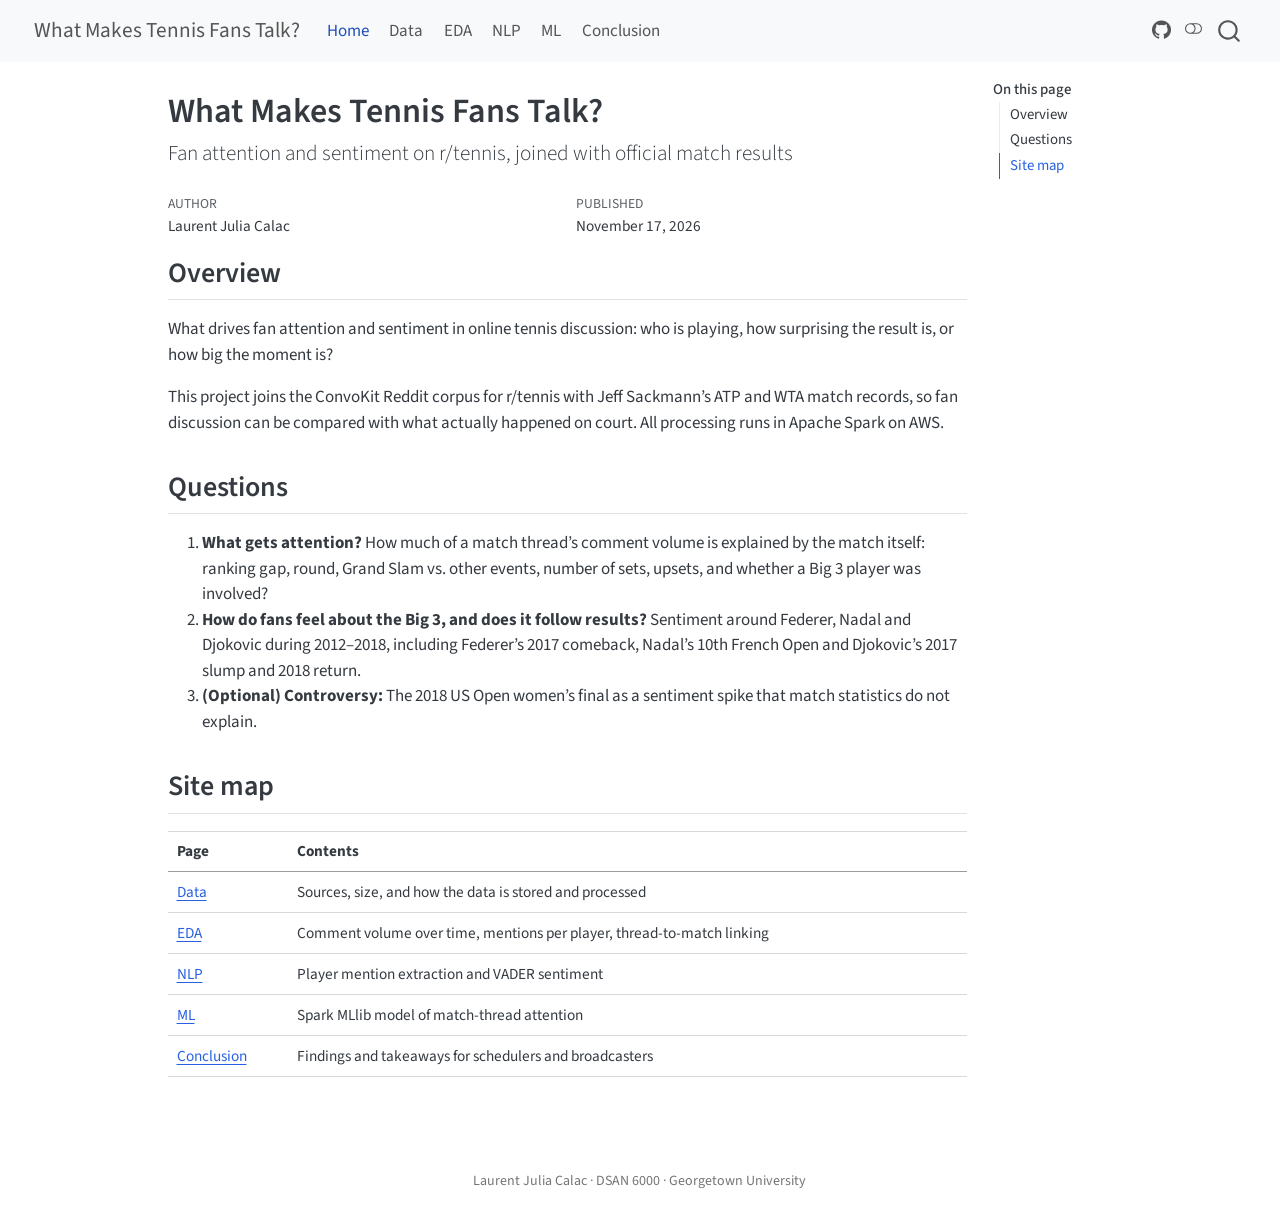
<file: docs/index.html>
<!DOCTYPE html>
<html xmlns="http://www.w3.org/1999/xhtml" lang="en" xml:lang="en"><head>

<meta charset="utf-8">
<meta name="generator" content="quarto-1.8.23">

<meta name="viewport" content="width=device-width, initial-scale=1.0, user-scalable=yes">

<meta name="author" content="Laurent Julia Calac">
<meta name="dcterms.date" content="2026-11-17">

<title>What Makes Tennis Fans Talk?</title>
<style>
code{white-space: pre-wrap;}
span.smallcaps{font-variant: small-caps;}
div.columns{display: flex; gap: min(4vw, 1.5em);}
div.column{flex: auto; overflow-x: auto;}
div.hanging-indent{margin-left: 1.5em; text-indent: -1.5em;}
ul.task-list{list-style: none;}
ul.task-list li input[type="checkbox"] {
  width: 0.8em;
  margin: 0 0.8em 0.2em -1em; /* quarto-specific, see https://github.com/quarto-dev/quarto-cli/issues/4556 */ 
  vertical-align: middle;
}
</style>


<script src="site_libs/quarto-nav/quarto-nav.js"></script>
<script src="site_libs/quarto-nav/headroom.min.js"></script>
<script src="site_libs/clipboard/clipboard.min.js"></script>
<script src="site_libs/quarto-search/autocomplete.umd.js"></script>
<script src="site_libs/quarto-search/fuse.min.js"></script>
<script src="site_libs/quarto-search/quarto-search.js"></script>
<meta name="quarto:offset" content="./">
<script src="site_libs/quarto-html/quarto.js" type="module"></script>
<script src="site_libs/quarto-html/tabsets/tabsets.js" type="module"></script>
<script src="site_libs/quarto-html/axe/axe-check.js" type="module"></script>
<script src="site_libs/quarto-html/popper.min.js"></script>
<script src="site_libs/quarto-html/tippy.umd.min.js"></script>
<script src="site_libs/quarto-html/anchor.min.js"></script>
<link href="site_libs/quarto-html/tippy.css" rel="stylesheet">
<link href="site_libs/quarto-html/quarto-syntax-highlighting-1fe81d0376b2c50856e68e651e390326.css" rel="stylesheet" class="quarto-color-scheme" id="quarto-text-highlighting-styles">
<link href="site_libs/quarto-html/quarto-syntax-highlighting-dark-6f6599830d51be977da3b6af758f8eff.css" rel="stylesheet" class="quarto-color-scheme quarto-color-alternate" id="quarto-text-highlighting-styles">
<link href="site_libs/quarto-html/quarto-syntax-highlighting-1fe81d0376b2c50856e68e651e390326.css" rel="stylesheet" class="quarto-color-scheme-extra" id="quarto-text-highlighting-styles">
<script src="site_libs/bootstrap/bootstrap.min.js"></script>
<link href="site_libs/bootstrap/bootstrap-icons.css" rel="stylesheet">
<link href="site_libs/bootstrap/bootstrap-5b4ad623e5705c0698d39aec6f10cf02.min.css" rel="stylesheet" append-hash="true" class="quarto-color-scheme" id="quarto-bootstrap" data-mode="light">
<link href="site_libs/bootstrap/bootstrap-dark-0d4a9d19931feb4fee1ddab4b2489000.min.css" rel="stylesheet" append-hash="true" class="quarto-color-scheme quarto-color-alternate" id="quarto-bootstrap" data-mode="dark">
<link href="site_libs/bootstrap/bootstrap-5b4ad623e5705c0698d39aec6f10cf02.min.css" rel="stylesheet" append-hash="true" class="quarto-color-scheme-extra" id="quarto-bootstrap" data-mode="light">
<script id="quarto-search-options" type="application/json">{
  "location": "navbar",
  "copy-button": false,
  "collapse-after": 3,
  "panel-placement": "end",
  "type": "overlay",
  "limit": 50,
  "keyboard-shortcut": [
    "f",
    "/",
    "s"
  ],
  "show-item-context": false,
  "language": {
    "search-no-results-text": "No results",
    "search-matching-documents-text": "matching documents",
    "search-copy-link-title": "Copy link to search",
    "search-hide-matches-text": "Hide additional matches",
    "search-more-match-text": "more match in this document",
    "search-more-matches-text": "more matches in this document",
    "search-clear-button-title": "Clear",
    "search-text-placeholder": "",
    "search-detached-cancel-button-title": "Cancel",
    "search-submit-button-title": "Submit",
    "search-label": "Search"
  }
}</script>


<link rel="stylesheet" href="styles.css">
</head>

<body class="nav-fixed quarto-light"><script id="quarto-html-before-body" type="application/javascript">
    const toggleBodyColorMode = (bsSheetEl) => {
      const mode = bsSheetEl.getAttribute("data-mode");
      const bodyEl = window.document.querySelector("body");
      if (mode === "dark") {
        bodyEl.classList.add("quarto-dark");
        bodyEl.classList.remove("quarto-light");
      } else {
        bodyEl.classList.add("quarto-light");
        bodyEl.classList.remove("quarto-dark");
      }
    }
    const toggleBodyColorPrimary = () => {
      const bsSheetEl = window.document.querySelector("link#quarto-bootstrap:not([rel=disabled-stylesheet])");
      if (bsSheetEl) {
        toggleBodyColorMode(bsSheetEl);
      }
    }
    const setColorSchemeToggle = (alternate) => {
      const toggles = window.document.querySelectorAll('.quarto-color-scheme-toggle');
      for (let i=0; i < toggles.length; i++) {
        const toggle = toggles[i];
        if (toggle) {
          if (alternate) {
            toggle.classList.add("alternate");
          } else {
            toggle.classList.remove("alternate");
          }
        }
      }
    };
    const toggleColorMode = (alternate) => {
      // Switch the stylesheets
      const primaryStylesheets = window.document.querySelectorAll('link.quarto-color-scheme:not(.quarto-color-alternate)');
      const alternateStylesheets = window.document.querySelectorAll('link.quarto-color-scheme.quarto-color-alternate');
      manageTransitions('#quarto-margin-sidebar .nav-link', false);
      if (alternate) {
        // note: dark is layered on light, we don't disable primary!
        enableStylesheet(alternateStylesheets);
        for (const sheetNode of alternateStylesheets) {
          if (sheetNode.id === "quarto-bootstrap") {
            toggleBodyColorMode(sheetNode);
          }
        }
      } else {
        disableStylesheet(alternateStylesheets);
        enableStylesheet(primaryStylesheets)
        toggleBodyColorPrimary();
      }
      manageTransitions('#quarto-margin-sidebar .nav-link', true);
      // Switch the toggles
      setColorSchemeToggle(alternate)
      // Hack to workaround the fact that safari doesn't
      // properly recolor the scrollbar when toggling (#1455)
      if (navigator.userAgent.indexOf('Safari') > 0 && navigator.userAgent.indexOf('Chrome') == -1) {
        manageTransitions("body", false);
        window.scrollTo(0, 1);
        setTimeout(() => {
          window.scrollTo(0, 0);
          manageTransitions("body", true);
        }, 40);
      }
    }
    const disableStylesheet = (stylesheets) => {
      for (let i=0; i < stylesheets.length; i++) {
        const stylesheet = stylesheets[i];
        stylesheet.rel = 'disabled-stylesheet';
      }
    }
    const enableStylesheet = (stylesheets) => {
      for (let i=0; i < stylesheets.length; i++) {
        const stylesheet = stylesheets[i];
        if(stylesheet.rel !== 'stylesheet') { // for Chrome, which will still FOUC without this check
          stylesheet.rel = 'stylesheet';
        }
      }
    }
    const manageTransitions = (selector, allowTransitions) => {
      const els = window.document.querySelectorAll(selector);
      for (let i=0; i < els.length; i++) {
        const el = els[i];
        if (allowTransitions) {
          el.classList.remove('notransition');
        } else {
          el.classList.add('notransition');
        }
      }
    }
    const isFileUrl = () => {
      return window.location.protocol === 'file:';
    }
    const hasAlternateSentinel = () => {
      let styleSentinel = getColorSchemeSentinel();
      if (styleSentinel !== null) {
        return styleSentinel === "alternate";
      } else {
        return false;
      }
    }
    const setStyleSentinel = (alternate) => {
      const value = alternate ? "alternate" : "default";
      if (!isFileUrl()) {
        window.localStorage.setItem("quarto-color-scheme", value);
      } else {
        localAlternateSentinel = value;
      }
    }
    const getColorSchemeSentinel = () => {
      if (!isFileUrl()) {
        const storageValue = window.localStorage.getItem("quarto-color-scheme");
        return storageValue != null ? storageValue : localAlternateSentinel;
      } else {
        return localAlternateSentinel;
      }
    }
    const toggleGiscusIfUsed = (isAlternate, darkModeDefault) => {
      const baseTheme = document.querySelector('#giscus-base-theme')?.value ?? 'light';
      const alternateTheme = document.querySelector('#giscus-alt-theme')?.value ?? 'dark';
      let newTheme = '';
      if(authorPrefersDark) {
        newTheme = isAlternate ? baseTheme : alternateTheme;
      } else {
        newTheme = isAlternate ? alternateTheme : baseTheme;
      }
      const changeGiscusTheme = () => {
        // From: https://github.com/giscus/giscus/issues/336
        const sendMessage = (message) => {
          const iframe = document.querySelector('iframe.giscus-frame');
          if (!iframe) return;
          iframe.contentWindow.postMessage({ giscus: message }, 'https://giscus.app');
        }
        sendMessage({
          setConfig: {
            theme: newTheme
          }
        });
      }
      const isGiscussLoaded = window.document.querySelector('iframe.giscus-frame') !== null;
      if (isGiscussLoaded) {
        changeGiscusTheme();
      }
    };
    const authorPrefersDark = false;
    const darkModeDefault = authorPrefersDark;
      document.querySelector('link#quarto-text-highlighting-styles.quarto-color-scheme-extra').rel = 'disabled-stylesheet';
      document.querySelector('link#quarto-bootstrap.quarto-color-scheme-extra').rel = 'disabled-stylesheet';
    let localAlternateSentinel = darkModeDefault ? 'alternate' : 'default';
    // Dark / light mode switch
    window.quartoToggleColorScheme = () => {
      // Read the current dark / light value
      let toAlternate = !hasAlternateSentinel();
      toggleColorMode(toAlternate);
      setStyleSentinel(toAlternate);
      toggleGiscusIfUsed(toAlternate, darkModeDefault);
      window.dispatchEvent(new Event('resize'));
    };
    // Switch to dark mode if need be
    if (hasAlternateSentinel()) {
      toggleColorMode(true);
    } else {
      toggleColorMode(false);
    }
  </script>

<div id="quarto-search-results"></div>
  <header id="quarto-header" class="headroom fixed-top">
    <nav class="navbar navbar-expand-lg " data-bs-theme="dark">
      <div class="navbar-container container-fluid">
      <div class="navbar-brand-container mx-auto">
    <a href="./index.html" class="navbar-brand navbar-brand-logo">
    </a>
    <a class="navbar-brand" href="./index.html">
    <span class="navbar-title">What Makes Tennis Fans Talk?</span>
    </a>
  </div>
            <div id="quarto-search" class="" title="Search"></div>
          <button class="navbar-toggler" type="button" data-bs-toggle="collapse" data-bs-target="#navbarCollapse" aria-controls="navbarCollapse" role="menu" aria-expanded="false" aria-label="Toggle navigation" onclick="if (window.quartoToggleHeadroom) { window.quartoToggleHeadroom(); }">
  <span class="navbar-toggler-icon"></span>
</button>
          <div class="collapse navbar-collapse" id="navbarCollapse">
            <ul class="navbar-nav navbar-nav-scroll me-auto">
  <li class="nav-item">
    <a class="nav-link active" href="./index.html" aria-current="page"> 
<span class="menu-text">Home</span></a>
  </li>  
  <li class="nav-item">
    <a class="nav-link" href="./data.html"> 
<span class="menu-text">Data</span></a>
  </li>  
  <li class="nav-item">
    <a class="nav-link" href="./eda.html"> 
<span class="menu-text">EDA</span></a>
  </li>  
  <li class="nav-item">
    <a class="nav-link" href="./nlp.html"> 
<span class="menu-text">NLP</span></a>
  </li>  
  <li class="nav-item">
    <a class="nav-link" href="./ml.html"> 
<span class="menu-text">ML</span></a>
  </li>  
  <li class="nav-item">
    <a class="nav-link" href="./conclusion.html"> 
<span class="menu-text">Conclusion</span></a>
  </li>  
</ul>
            <ul class="navbar-nav navbar-nav-scroll ms-auto">
  <li class="nav-item compact">
    <a class="nav-link" href="https://github.com/Laurent2503/tennis-reddit-analysis"> <i class="bi bi-github" role="img">
</i> 
<span class="menu-text"></span></a>
  </li>  
</ul>
          </div> <!-- /navcollapse -->
            <div class="quarto-navbar-tools">
  <a href="" class="quarto-color-scheme-toggle quarto-navigation-tool  px-1" onclick="window.quartoToggleColorScheme(); return false;" title="Toggle dark mode"><i class="bi"></i></a>
</div>
      </div> <!-- /container-fluid -->
    </nav>
</header>
<!-- content -->
<div id="quarto-content" class="quarto-container page-columns page-rows-contents page-layout-article page-navbar">
<!-- sidebar -->
<!-- margin-sidebar -->
    <div id="quarto-margin-sidebar" class="sidebar margin-sidebar">
        <nav id="TOC" role="doc-toc" class="toc-active">
    <h2 id="toc-title">On this page</h2>
   
  <ul>
  <li><a href="#overview" id="toc-overview" class="nav-link active" data-scroll-target="#overview">Overview</a></li>
  <li><a href="#questions" id="toc-questions" class="nav-link" data-scroll-target="#questions">Questions</a></li>
  <li><a href="#site-map" id="toc-site-map" class="nav-link" data-scroll-target="#site-map">Site map</a></li>
  </ul>
</nav>
    </div>
<!-- main -->
<main class="content" id="quarto-document-content">


<header id="title-block-header" class="quarto-title-block default">
<div class="quarto-title">
<h1 class="title">What Makes Tennis Fans Talk?</h1>
<p class="subtitle lead">Fan attention and sentiment on r/tennis, joined with official match results</p>
</div>



<div class="quarto-title-meta">

    <div>
    <div class="quarto-title-meta-heading">Author</div>
    <div class="quarto-title-meta-contents">
             <p>Laurent Julia Calac </p>
          </div>
  </div>
    
    <div>
    <div class="quarto-title-meta-heading">Published</div>
    <div class="quarto-title-meta-contents">
      <p class="date">November 17, 2026</p>
    </div>
  </div>
  
    
  </div>
  


</header>


<section id="overview" class="level2">
<h2 class="anchored" data-anchor-id="overview">Overview</h2>
<p>What drives fan attention and sentiment in online tennis discussion: who is playing, how surprising the result is, or how big the moment is?</p>
<p>This project joins the ConvoKit Reddit corpus for r/tennis with Jeff Sackmann’s ATP and WTA match records, so fan discussion can be compared with what actually happened on court. All processing runs in Apache Spark on AWS.</p>
</section>
<section id="questions" class="level2">
<h2 class="anchored" data-anchor-id="questions">Questions</h2>
<ol type="1">
<li><strong>What gets attention?</strong> How much of a match thread’s comment volume is explained by the match itself: ranking gap, round, Grand Slam vs.&nbsp;other events, number of sets, upsets, and whether a Big 3 player was involved?</li>
<li><strong>How do fans feel about the Big 3, and does it follow results?</strong> Sentiment around Federer, Nadal and Djokovic during 2012–2018, including Federer’s 2017 comeback, Nadal’s 10th French Open and Djokovic’s 2017 slump and 2018 return.</li>
<li><strong>(Optional) Controversy:</strong> The 2018 US Open women’s final as a sentiment spike that match statistics do not explain.</li>
</ol>
</section>
<section id="site-map" class="level2">
<h2 class="anchored" data-anchor-id="site-map">Site map</h2>
<table class="caption-top table">
<thead>
<tr class="header">
<th>Page</th>
<th>Contents</th>
</tr>
</thead>
<tbody>
<tr class="odd">
<td><a href="./data.html">Data</a></td>
<td>Sources, size, and how the data is stored and processed</td>
</tr>
<tr class="even">
<td><a href="./eda.html">EDA</a></td>
<td>Comment volume over time, mentions per player, thread-to-match linking</td>
</tr>
<tr class="odd">
<td><a href="./nlp.html">NLP</a></td>
<td>Player mention extraction and VADER sentiment</td>
</tr>
<tr class="even">
<td><a href="./ml.html">ML</a></td>
<td>Spark MLlib model of match-thread attention</td>
</tr>
<tr class="odd">
<td><a href="./conclusion.html">Conclusion</a></td>
<td>Findings and takeaways for schedulers and broadcasters</td>
</tr>
</tbody>
</table>


</section>

</main> <!-- /main -->
<script id="quarto-html-after-body" type="application/javascript">
  window.document.addEventListener("DOMContentLoaded", function (event) {
    // Ensure there is a toggle, if there isn't float one in the top right
    if (window.document.querySelector('.quarto-color-scheme-toggle') === null) {
      const a = window.document.createElement('a');
      a.classList.add('top-right');
      a.classList.add('quarto-color-scheme-toggle');
      a.href = "";
      a.onclick = function() { try { window.quartoToggleColorScheme(); } catch {} return false; };
      const i = window.document.createElement("i");
      i.classList.add('bi');
      a.appendChild(i);
      window.document.body.appendChild(a);
    }
    setColorSchemeToggle(hasAlternateSentinel())
    const icon = "";
    const anchorJS = new window.AnchorJS();
    anchorJS.options = {
      placement: 'right',
      icon: icon
    };
    anchorJS.add('.anchored');
    const isCodeAnnotation = (el) => {
      for (const clz of el.classList) {
        if (clz.startsWith('code-annotation-')) {                     
          return true;
        }
      }
      return false;
    }
    const onCopySuccess = function(e) {
      // button target
      const button = e.trigger;
      // don't keep focus
      button.blur();
      // flash "checked"
      button.classList.add('code-copy-button-checked');
      var currentTitle = button.getAttribute("title");
      button.setAttribute("title", "Copied!");
      let tooltip;
      if (window.bootstrap) {
        button.setAttribute("data-bs-toggle", "tooltip");
        button.setAttribute("data-bs-placement", "left");
        button.setAttribute("data-bs-title", "Copied!");
        tooltip = new bootstrap.Tooltip(button, 
          { trigger: "manual", 
            customClass: "code-copy-button-tooltip",
            offset: [0, -8]});
        tooltip.show();    
      }
      setTimeout(function() {
        if (tooltip) {
          tooltip.hide();
          button.removeAttribute("data-bs-title");
          button.removeAttribute("data-bs-toggle");
          button.removeAttribute("data-bs-placement");
        }
        button.setAttribute("title", currentTitle);
        button.classList.remove('code-copy-button-checked');
      }, 1000);
      // clear code selection
      e.clearSelection();
    }
    const getTextToCopy = function(trigger) {
      const outerScaffold = trigger.parentElement.cloneNode(true);
      const codeEl = outerScaffold.querySelector('code');
      for (const childEl of codeEl.children) {
        if (isCodeAnnotation(childEl)) {
          childEl.remove();
        }
      }
      return codeEl.innerText;
    }
    const clipboard = new window.ClipboardJS('.code-copy-button:not([data-in-quarto-modal])', {
      text: getTextToCopy
    });
    clipboard.on('success', onCopySuccess);
    if (window.document.getElementById('quarto-embedded-source-code-modal')) {
      const clipboardModal = new window.ClipboardJS('.code-copy-button[data-in-quarto-modal]', {
        text: getTextToCopy,
        container: window.document.getElementById('quarto-embedded-source-code-modal')
      });
      clipboardModal.on('success', onCopySuccess);
    }
      var localhostRegex = new RegExp(/^(?:http|https):\/\/localhost\:?[0-9]*\//);
      var mailtoRegex = new RegExp(/^mailto:/);
        var filterRegex = new RegExp('/' + window.location.host + '/');
      var isInternal = (href) => {
          return filterRegex.test(href) || localhostRegex.test(href) || mailtoRegex.test(href);
      }
      // Inspect non-navigation links and adorn them if external
     var links = window.document.querySelectorAll('a[href]:not(.nav-link):not(.navbar-brand):not(.toc-action):not(.sidebar-link):not(.sidebar-item-toggle):not(.pagination-link):not(.no-external):not([aria-hidden]):not(.dropdown-item):not(.quarto-navigation-tool):not(.about-link)');
      for (var i=0; i<links.length; i++) {
        const link = links[i];
        if (!isInternal(link.href)) {
          // undo the damage that might have been done by quarto-nav.js in the case of
          // links that we want to consider external
          if (link.dataset.originalHref !== undefined) {
            link.href = link.dataset.originalHref;
          }
        }
      }
    function tippyHover(el, contentFn, onTriggerFn, onUntriggerFn) {
      const config = {
        allowHTML: true,
        maxWidth: 500,
        delay: 100,
        arrow: false,
        appendTo: function(el) {
            return el.parentElement;
        },
        interactive: true,
        interactiveBorder: 10,
        theme: 'quarto',
        placement: 'bottom-start',
      };
      if (contentFn) {
        config.content = contentFn;
      }
      if (onTriggerFn) {
        config.onTrigger = onTriggerFn;
      }
      if (onUntriggerFn) {
        config.onUntrigger = onUntriggerFn;
      }
      window.tippy(el, config); 
    }
    const noterefs = window.document.querySelectorAll('a[role="doc-noteref"]');
    for (var i=0; i<noterefs.length; i++) {
      const ref = noterefs[i];
      tippyHover(ref, function() {
        // use id or data attribute instead here
        let href = ref.getAttribute('data-footnote-href') || ref.getAttribute('href');
        try { href = new URL(href).hash; } catch {}
        const id = href.replace(/^#\/?/, "");
        const note = window.document.getElementById(id);
        if (note) {
          return note.innerHTML;
        } else {
          return "";
        }
      });
    }
    const xrefs = window.document.querySelectorAll('a.quarto-xref');
    const processXRef = (id, note) => {
      // Strip column container classes
      const stripColumnClz = (el) => {
        el.classList.remove("page-full", "page-columns");
        if (el.children) {
          for (const child of el.children) {
            stripColumnClz(child);
          }
        }
      }
      stripColumnClz(note)
      if (id === null || id.startsWith('sec-')) {
        // Special case sections, only their first couple elements
        const container = document.createElement("div");
        if (note.children && note.children.length > 2) {
          container.appendChild(note.children[0].cloneNode(true));
          for (let i = 1; i < note.children.length; i++) {
            const child = note.children[i];
            if (child.tagName === "P" && child.innerText === "") {
              continue;
            } else {
              container.appendChild(child.cloneNode(true));
              break;
            }
          }
          if (window.Quarto?.typesetMath) {
            window.Quarto.typesetMath(container);
          }
          return container.innerHTML
        } else {
          if (window.Quarto?.typesetMath) {
            window.Quarto.typesetMath(note);
          }
          return note.innerHTML;
        }
      } else {
        // Remove any anchor links if they are present
        const anchorLink = note.querySelector('a.anchorjs-link');
        if (anchorLink) {
          anchorLink.remove();
        }
        if (window.Quarto?.typesetMath) {
          window.Quarto.typesetMath(note);
        }
        if (note.classList.contains("callout")) {
          return note.outerHTML;
        } else {
          return note.innerHTML;
        }
      }
    }
    for (var i=0; i<xrefs.length; i++) {
      const xref = xrefs[i];
      tippyHover(xref, undefined, function(instance) {
        instance.disable();
        let url = xref.getAttribute('href');
        let hash = undefined; 
        if (url.startsWith('#')) {
          hash = url;
        } else {
          try { hash = new URL(url).hash; } catch {}
        }
        if (hash) {
          const id = hash.replace(/^#\/?/, "");
          const note = window.document.getElementById(id);
          if (note !== null) {
            try {
              const html = processXRef(id, note.cloneNode(true));
              instance.setContent(html);
            } finally {
              instance.enable();
              instance.show();
            }
          } else {
            // See if we can fetch this
            fetch(url.split('#')[0])
            .then(res => res.text())
            .then(html => {
              const parser = new DOMParser();
              const htmlDoc = parser.parseFromString(html, "text/html");
              const note = htmlDoc.getElementById(id);
              if (note !== null) {
                const html = processXRef(id, note);
                instance.setContent(html);
              } 
            }).finally(() => {
              instance.enable();
              instance.show();
            });
          }
        } else {
          // See if we can fetch a full url (with no hash to target)
          // This is a special case and we should probably do some content thinning / targeting
          fetch(url)
          .then(res => res.text())
          .then(html => {
            const parser = new DOMParser();
            const htmlDoc = parser.parseFromString(html, "text/html");
            const note = htmlDoc.querySelector('main.content');
            if (note !== null) {
              // This should only happen for chapter cross references
              // (since there is no id in the URL)
              // remove the first header
              if (note.children.length > 0 && note.children[0].tagName === "HEADER") {
                note.children[0].remove();
              }
              const html = processXRef(null, note);
              instance.setContent(html);
            } 
          }).finally(() => {
            instance.enable();
            instance.show();
          });
        }
      }, function(instance) {
      });
    }
        let selectedAnnoteEl;
        const selectorForAnnotation = ( cell, annotation) => {
          let cellAttr = 'data-code-cell="' + cell + '"';
          let lineAttr = 'data-code-annotation="' +  annotation + '"';
          const selector = 'span[' + cellAttr + '][' + lineAttr + ']';
          return selector;
        }
        const selectCodeLines = (annoteEl) => {
          const doc = window.document;
          const targetCell = annoteEl.getAttribute("data-target-cell");
          const targetAnnotation = annoteEl.getAttribute("data-target-annotation");
          const annoteSpan = window.document.querySelector(selectorForAnnotation(targetCell, targetAnnotation));
          const lines = annoteSpan.getAttribute("data-code-lines").split(",");
          const lineIds = lines.map((line) => {
            return targetCell + "-" + line;
          })
          let top = null;
          let height = null;
          let parent = null;
          if (lineIds.length > 0) {
              //compute the position of the single el (top and bottom and make a div)
              const el = window.document.getElementById(lineIds[0]);
              top = el.offsetTop;
              height = el.offsetHeight;
              parent = el.parentElement.parentElement;
            if (lineIds.length > 1) {
              const lastEl = window.document.getElementById(lineIds[lineIds.length - 1]);
              const bottom = lastEl.offsetTop + lastEl.offsetHeight;
              height = bottom - top;
            }
            if (top !== null && height !== null && parent !== null) {
              // cook up a div (if necessary) and position it 
              let div = window.document.getElementById("code-annotation-line-highlight");
              if (div === null) {
                div = window.document.createElement("div");
                div.setAttribute("id", "code-annotation-line-highlight");
                div.style.position = 'absolute';
                parent.appendChild(div);
              }
              div.style.top = top - 2 + "px";
              div.style.height = height + 4 + "px";
              div.style.left = 0;
              let gutterDiv = window.document.getElementById("code-annotation-line-highlight-gutter");
              if (gutterDiv === null) {
                gutterDiv = window.document.createElement("div");
                gutterDiv.setAttribute("id", "code-annotation-line-highlight-gutter");
                gutterDiv.style.position = 'absolute';
                const codeCell = window.document.getElementById(targetCell);
                const gutter = codeCell.querySelector('.code-annotation-gutter');
                gutter.appendChild(gutterDiv);
              }
              gutterDiv.style.top = top - 2 + "px";
              gutterDiv.style.height = height + 4 + "px";
            }
            selectedAnnoteEl = annoteEl;
          }
        };
        const unselectCodeLines = () => {
          const elementsIds = ["code-annotation-line-highlight", "code-annotation-line-highlight-gutter"];
          elementsIds.forEach((elId) => {
            const div = window.document.getElementById(elId);
            if (div) {
              div.remove();
            }
          });
          selectedAnnoteEl = undefined;
        };
          // Handle positioning of the toggle
      window.addEventListener(
        "resize",
        throttle(() => {
          elRect = undefined;
          if (selectedAnnoteEl) {
            selectCodeLines(selectedAnnoteEl);
          }
        }, 10)
      );
      function throttle(fn, ms) {
      let throttle = false;
      let timer;
        return (...args) => {
          if(!throttle) { // first call gets through
              fn.apply(this, args);
              throttle = true;
          } else { // all the others get throttled
              if(timer) clearTimeout(timer); // cancel #2
              timer = setTimeout(() => {
                fn.apply(this, args);
                timer = throttle = false;
              }, ms);
          }
        };
      }
        // Attach click handler to the DT
        const annoteDls = window.document.querySelectorAll('dt[data-target-cell]');
        for (const annoteDlNode of annoteDls) {
          annoteDlNode.addEventListener('click', (event) => {
            const clickedEl = event.target;
            if (clickedEl !== selectedAnnoteEl) {
              unselectCodeLines();
              const activeEl = window.document.querySelector('dt[data-target-cell].code-annotation-active');
              if (activeEl) {
                activeEl.classList.remove('code-annotation-active');
              }
              selectCodeLines(clickedEl);
              clickedEl.classList.add('code-annotation-active');
            } else {
              // Unselect the line
              unselectCodeLines();
              clickedEl.classList.remove('code-annotation-active');
            }
          });
        }
    const findCites = (el) => {
      const parentEl = el.parentElement;
      if (parentEl) {
        const cites = parentEl.dataset.cites;
        if (cites) {
          return {
            el,
            cites: cites.split(' ')
          };
        } else {
          return findCites(el.parentElement)
        }
      } else {
        return undefined;
      }
    };
    var bibliorefs = window.document.querySelectorAll('a[role="doc-biblioref"]');
    for (var i=0; i<bibliorefs.length; i++) {
      const ref = bibliorefs[i];
      const citeInfo = findCites(ref);
      if (citeInfo) {
        tippyHover(citeInfo.el, function() {
          var popup = window.document.createElement('div');
          citeInfo.cites.forEach(function(cite) {
            var citeDiv = window.document.createElement('div');
            citeDiv.classList.add('hanging-indent');
            citeDiv.classList.add('csl-entry');
            var biblioDiv = window.document.getElementById('ref-' + cite);
            if (biblioDiv) {
              citeDiv.innerHTML = biblioDiv.innerHTML;
            }
            popup.appendChild(citeDiv);
          });
          return popup.innerHTML;
        });
      }
    }
  });
  </script>
</div> <!-- /content -->
<footer class="footer">
  <div class="nav-footer">
    <div class="nav-footer-left">
      &nbsp;
    </div>   
    <div class="nav-footer-center">
<p>Laurent Julia Calac · DSAN 6000 · Georgetown University</p>
</div>
    <div class="nav-footer-right">
      &nbsp;
    </div>
  </div>
</footer>




</body></html>
</file>
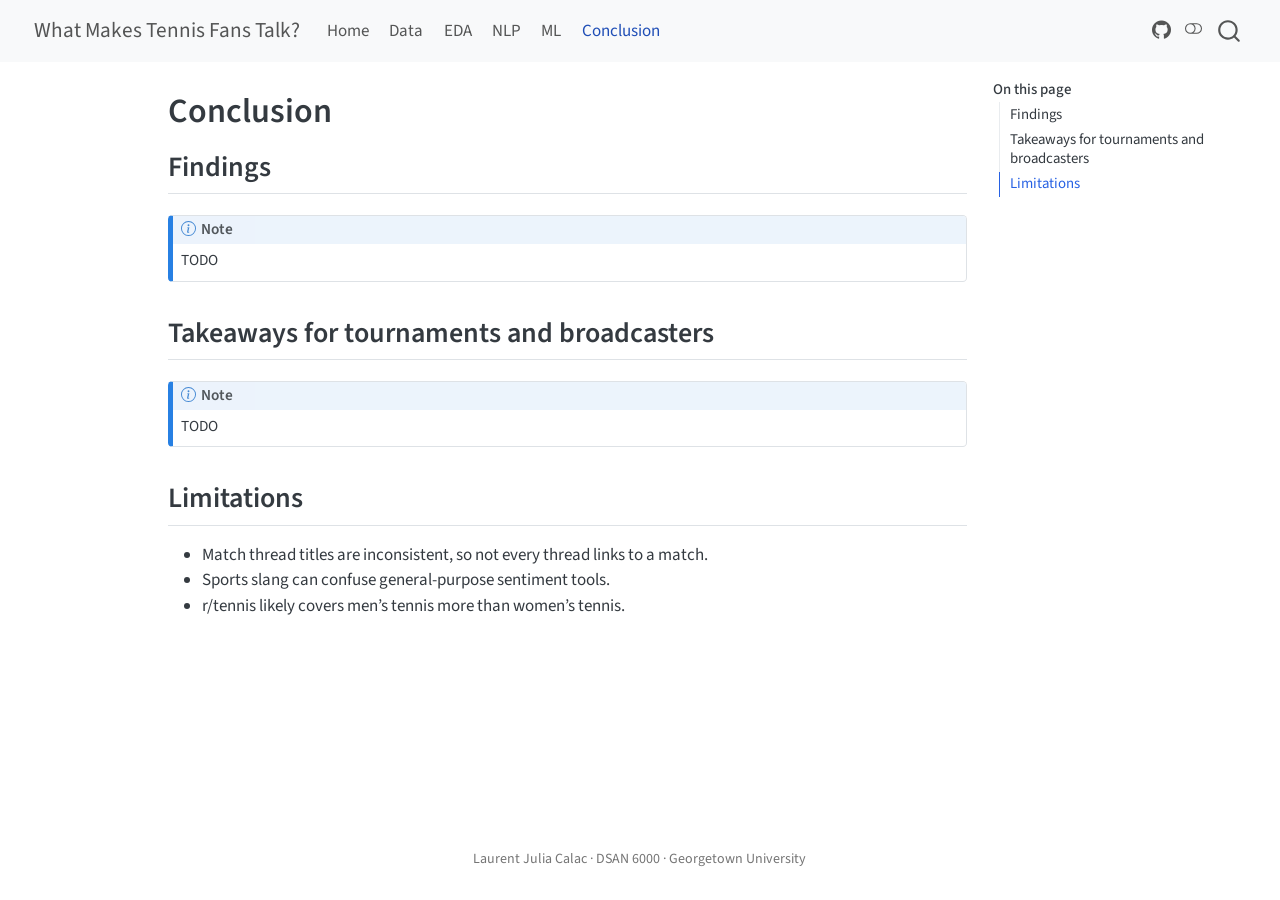
<file: docs/conclusion.html>
<!DOCTYPE html>
<html xmlns="http://www.w3.org/1999/xhtml" lang="en" xml:lang="en"><head>

<meta charset="utf-8">
<meta name="generator" content="quarto-1.8.23">

<meta name="viewport" content="width=device-width, initial-scale=1.0, user-scalable=yes">


<title>Conclusion – What Makes Tennis Fans Talk?</title>
<style>
code{white-space: pre-wrap;}
span.smallcaps{font-variant: small-caps;}
div.columns{display: flex; gap: min(4vw, 1.5em);}
div.column{flex: auto; overflow-x: auto;}
div.hanging-indent{margin-left: 1.5em; text-indent: -1.5em;}
ul.task-list{list-style: none;}
ul.task-list li input[type="checkbox"] {
  width: 0.8em;
  margin: 0 0.8em 0.2em -1em; /* quarto-specific, see https://github.com/quarto-dev/quarto-cli/issues/4556 */ 
  vertical-align: middle;
}
</style>


<script src="site_libs/quarto-nav/quarto-nav.js"></script>
<script src="site_libs/quarto-nav/headroom.min.js"></script>
<script src="site_libs/clipboard/clipboard.min.js"></script>
<script src="site_libs/quarto-search/autocomplete.umd.js"></script>
<script src="site_libs/quarto-search/fuse.min.js"></script>
<script src="site_libs/quarto-search/quarto-search.js"></script>
<meta name="quarto:offset" content="./">
<script src="site_libs/quarto-html/quarto.js" type="module"></script>
<script src="site_libs/quarto-html/tabsets/tabsets.js" type="module"></script>
<script src="site_libs/quarto-html/axe/axe-check.js" type="module"></script>
<script src="site_libs/quarto-html/popper.min.js"></script>
<script src="site_libs/quarto-html/tippy.umd.min.js"></script>
<script src="site_libs/quarto-html/anchor.min.js"></script>
<link href="site_libs/quarto-html/tippy.css" rel="stylesheet">
<link href="site_libs/quarto-html/quarto-syntax-highlighting-1fe81d0376b2c50856e68e651e390326.css" rel="stylesheet" class="quarto-color-scheme" id="quarto-text-highlighting-styles">
<link href="site_libs/quarto-html/quarto-syntax-highlighting-dark-6f6599830d51be977da3b6af758f8eff.css" rel="stylesheet" class="quarto-color-scheme quarto-color-alternate" id="quarto-text-highlighting-styles">
<link href="site_libs/quarto-html/quarto-syntax-highlighting-1fe81d0376b2c50856e68e651e390326.css" rel="stylesheet" class="quarto-color-scheme-extra" id="quarto-text-highlighting-styles">
<script src="site_libs/bootstrap/bootstrap.min.js"></script>
<link href="site_libs/bootstrap/bootstrap-icons.css" rel="stylesheet">
<link href="site_libs/bootstrap/bootstrap-5b4ad623e5705c0698d39aec6f10cf02.min.css" rel="stylesheet" append-hash="true" class="quarto-color-scheme" id="quarto-bootstrap" data-mode="light">
<link href="site_libs/bootstrap/bootstrap-dark-0d4a9d19931feb4fee1ddab4b2489000.min.css" rel="stylesheet" append-hash="true" class="quarto-color-scheme quarto-color-alternate" id="quarto-bootstrap" data-mode="dark">
<link href="site_libs/bootstrap/bootstrap-5b4ad623e5705c0698d39aec6f10cf02.min.css" rel="stylesheet" append-hash="true" class="quarto-color-scheme-extra" id="quarto-bootstrap" data-mode="light">
<script id="quarto-search-options" type="application/json">{
  "location": "navbar",
  "copy-button": false,
  "collapse-after": 3,
  "panel-placement": "end",
  "type": "overlay",
  "limit": 50,
  "keyboard-shortcut": [
    "f",
    "/",
    "s"
  ],
  "show-item-context": false,
  "language": {
    "search-no-results-text": "No results",
    "search-matching-documents-text": "matching documents",
    "search-copy-link-title": "Copy link to search",
    "search-hide-matches-text": "Hide additional matches",
    "search-more-match-text": "more match in this document",
    "search-more-matches-text": "more matches in this document",
    "search-clear-button-title": "Clear",
    "search-text-placeholder": "",
    "search-detached-cancel-button-title": "Cancel",
    "search-submit-button-title": "Submit",
    "search-label": "Search"
  }
}</script>


<link rel="stylesheet" href="styles.css">
</head>

<body class="nav-fixed quarto-light"><script id="quarto-html-before-body" type="application/javascript">
    const toggleBodyColorMode = (bsSheetEl) => {
      const mode = bsSheetEl.getAttribute("data-mode");
      const bodyEl = window.document.querySelector("body");
      if (mode === "dark") {
        bodyEl.classList.add("quarto-dark");
        bodyEl.classList.remove("quarto-light");
      } else {
        bodyEl.classList.add("quarto-light");
        bodyEl.classList.remove("quarto-dark");
      }
    }
    const toggleBodyColorPrimary = () => {
      const bsSheetEl = window.document.querySelector("link#quarto-bootstrap:not([rel=disabled-stylesheet])");
      if (bsSheetEl) {
        toggleBodyColorMode(bsSheetEl);
      }
    }
    const setColorSchemeToggle = (alternate) => {
      const toggles = window.document.querySelectorAll('.quarto-color-scheme-toggle');
      for (let i=0; i < toggles.length; i++) {
        const toggle = toggles[i];
        if (toggle) {
          if (alternate) {
            toggle.classList.add("alternate");
          } else {
            toggle.classList.remove("alternate");
          }
        }
      }
    };
    const toggleColorMode = (alternate) => {
      // Switch the stylesheets
      const primaryStylesheets = window.document.querySelectorAll('link.quarto-color-scheme:not(.quarto-color-alternate)');
      const alternateStylesheets = window.document.querySelectorAll('link.quarto-color-scheme.quarto-color-alternate');
      manageTransitions('#quarto-margin-sidebar .nav-link', false);
      if (alternate) {
        // note: dark is layered on light, we don't disable primary!
        enableStylesheet(alternateStylesheets);
        for (const sheetNode of alternateStylesheets) {
          if (sheetNode.id === "quarto-bootstrap") {
            toggleBodyColorMode(sheetNode);
          }
        }
      } else {
        disableStylesheet(alternateStylesheets);
        enableStylesheet(primaryStylesheets)
        toggleBodyColorPrimary();
      }
      manageTransitions('#quarto-margin-sidebar .nav-link', true);
      // Switch the toggles
      setColorSchemeToggle(alternate)
      // Hack to workaround the fact that safari doesn't
      // properly recolor the scrollbar when toggling (#1455)
      if (navigator.userAgent.indexOf('Safari') > 0 && navigator.userAgent.indexOf('Chrome') == -1) {
        manageTransitions("body", false);
        window.scrollTo(0, 1);
        setTimeout(() => {
          window.scrollTo(0, 0);
          manageTransitions("body", true);
        }, 40);
      }
    }
    const disableStylesheet = (stylesheets) => {
      for (let i=0; i < stylesheets.length; i++) {
        const stylesheet = stylesheets[i];
        stylesheet.rel = 'disabled-stylesheet';
      }
    }
    const enableStylesheet = (stylesheets) => {
      for (let i=0; i < stylesheets.length; i++) {
        const stylesheet = stylesheets[i];
        if(stylesheet.rel !== 'stylesheet') { // for Chrome, which will still FOUC without this check
          stylesheet.rel = 'stylesheet';
        }
      }
    }
    const manageTransitions = (selector, allowTransitions) => {
      const els = window.document.querySelectorAll(selector);
      for (let i=0; i < els.length; i++) {
        const el = els[i];
        if (allowTransitions) {
          el.classList.remove('notransition');
        } else {
          el.classList.add('notransition');
        }
      }
    }
    const isFileUrl = () => {
      return window.location.protocol === 'file:';
    }
    const hasAlternateSentinel = () => {
      let styleSentinel = getColorSchemeSentinel();
      if (styleSentinel !== null) {
        return styleSentinel === "alternate";
      } else {
        return false;
      }
    }
    const setStyleSentinel = (alternate) => {
      const value = alternate ? "alternate" : "default";
      if (!isFileUrl()) {
        window.localStorage.setItem("quarto-color-scheme", value);
      } else {
        localAlternateSentinel = value;
      }
    }
    const getColorSchemeSentinel = () => {
      if (!isFileUrl()) {
        const storageValue = window.localStorage.getItem("quarto-color-scheme");
        return storageValue != null ? storageValue : localAlternateSentinel;
      } else {
        return localAlternateSentinel;
      }
    }
    const toggleGiscusIfUsed = (isAlternate, darkModeDefault) => {
      const baseTheme = document.querySelector('#giscus-base-theme')?.value ?? 'light';
      const alternateTheme = document.querySelector('#giscus-alt-theme')?.value ?? 'dark';
      let newTheme = '';
      if(authorPrefersDark) {
        newTheme = isAlternate ? baseTheme : alternateTheme;
      } else {
        newTheme = isAlternate ? alternateTheme : baseTheme;
      }
      const changeGiscusTheme = () => {
        // From: https://github.com/giscus/giscus/issues/336
        const sendMessage = (message) => {
          const iframe = document.querySelector('iframe.giscus-frame');
          if (!iframe) return;
          iframe.contentWindow.postMessage({ giscus: message }, 'https://giscus.app');
        }
        sendMessage({
          setConfig: {
            theme: newTheme
          }
        });
      }
      const isGiscussLoaded = window.document.querySelector('iframe.giscus-frame') !== null;
      if (isGiscussLoaded) {
        changeGiscusTheme();
      }
    };
    const authorPrefersDark = false;
    const darkModeDefault = authorPrefersDark;
      document.querySelector('link#quarto-text-highlighting-styles.quarto-color-scheme-extra').rel = 'disabled-stylesheet';
      document.querySelector('link#quarto-bootstrap.quarto-color-scheme-extra').rel = 'disabled-stylesheet';
    let localAlternateSentinel = darkModeDefault ? 'alternate' : 'default';
    // Dark / light mode switch
    window.quartoToggleColorScheme = () => {
      // Read the current dark / light value
      let toAlternate = !hasAlternateSentinel();
      toggleColorMode(toAlternate);
      setStyleSentinel(toAlternate);
      toggleGiscusIfUsed(toAlternate, darkModeDefault);
      window.dispatchEvent(new Event('resize'));
    };
    // Switch to dark mode if need be
    if (hasAlternateSentinel()) {
      toggleColorMode(true);
    } else {
      toggleColorMode(false);
    }
  </script>

<div id="quarto-search-results"></div>
  <header id="quarto-header" class="headroom fixed-top">
    <nav class="navbar navbar-expand-lg " data-bs-theme="dark">
      <div class="navbar-container container-fluid">
      <div class="navbar-brand-container mx-auto">
    <a href="./index.html" class="navbar-brand navbar-brand-logo">
    </a>
    <a class="navbar-brand" href="./index.html">
    <span class="navbar-title">What Makes Tennis Fans Talk?</span>
    </a>
  </div>
            <div id="quarto-search" class="" title="Search"></div>
          <button class="navbar-toggler" type="button" data-bs-toggle="collapse" data-bs-target="#navbarCollapse" aria-controls="navbarCollapse" role="menu" aria-expanded="false" aria-label="Toggle navigation" onclick="if (window.quartoToggleHeadroom) { window.quartoToggleHeadroom(); }">
  <span class="navbar-toggler-icon"></span>
</button>
          <div class="collapse navbar-collapse" id="navbarCollapse">
            <ul class="navbar-nav navbar-nav-scroll me-auto">
  <li class="nav-item">
    <a class="nav-link" href="./index.html"> 
<span class="menu-text">Home</span></a>
  </li>  
  <li class="nav-item">
    <a class="nav-link" href="./data.html"> 
<span class="menu-text">Data</span></a>
  </li>  
  <li class="nav-item">
    <a class="nav-link" href="./eda.html"> 
<span class="menu-text">EDA</span></a>
  </li>  
  <li class="nav-item">
    <a class="nav-link" href="./nlp.html"> 
<span class="menu-text">NLP</span></a>
  </li>  
  <li class="nav-item">
    <a class="nav-link" href="./ml.html"> 
<span class="menu-text">ML</span></a>
  </li>  
  <li class="nav-item">
    <a class="nav-link active" href="./conclusion.html" aria-current="page"> 
<span class="menu-text">Conclusion</span></a>
  </li>  
</ul>
            <ul class="navbar-nav navbar-nav-scroll ms-auto">
  <li class="nav-item compact">
    <a class="nav-link" href="https://github.com/Laurent2503/tennis-reddit-analysis"> <i class="bi bi-github" role="img">
</i> 
<span class="menu-text"></span></a>
  </li>  
</ul>
          </div> <!-- /navcollapse -->
            <div class="quarto-navbar-tools">
  <a href="" class="quarto-color-scheme-toggle quarto-navigation-tool  px-1" onclick="window.quartoToggleColorScheme(); return false;" title="Toggle dark mode"><i class="bi"></i></a>
</div>
      </div> <!-- /container-fluid -->
    </nav>
</header>
<!-- content -->
<div id="quarto-content" class="quarto-container page-columns page-rows-contents page-layout-article page-navbar">
<!-- sidebar -->
<!-- margin-sidebar -->
    <div id="quarto-margin-sidebar" class="sidebar margin-sidebar">
        <nav id="TOC" role="doc-toc" class="toc-active">
    <h2 id="toc-title">On this page</h2>
   
  <ul>
  <li><a href="#findings" id="toc-findings" class="nav-link active" data-scroll-target="#findings">Findings</a></li>
  <li><a href="#takeaways-for-tournaments-and-broadcasters" id="toc-takeaways-for-tournaments-and-broadcasters" class="nav-link" data-scroll-target="#takeaways-for-tournaments-and-broadcasters">Takeaways for tournaments and broadcasters</a></li>
  <li><a href="#limitations" id="toc-limitations" class="nav-link" data-scroll-target="#limitations">Limitations</a></li>
  </ul>
</nav>
    </div>
<!-- main -->
<main class="content" id="quarto-document-content">


<header id="title-block-header" class="quarto-title-block default">
<div class="quarto-title">
<h1 class="title">Conclusion</h1>
</div>



<div class="quarto-title-meta">

    
  
    
  </div>
  


</header>


<section id="findings" class="level2">
<h2 class="anchored" data-anchor-id="findings">Findings</h2>
<div class="callout callout-style-default callout-note callout-titled">
<div class="callout-header d-flex align-content-center">
<div class="callout-icon-container">
<i class="callout-icon"></i>
</div>
<div class="callout-title-container flex-fill">
Note
</div>
</div>
<div class="callout-body-container callout-body">
<p>TODO</p>
</div>
</div>
</section>
<section id="takeaways-for-tournaments-and-broadcasters" class="level2">
<h2 class="anchored" data-anchor-id="takeaways-for-tournaments-and-broadcasters">Takeaways for tournaments and broadcasters</h2>
<div class="callout callout-style-default callout-note callout-titled">
<div class="callout-header d-flex align-content-center">
<div class="callout-icon-container">
<i class="callout-icon"></i>
</div>
<div class="callout-title-container flex-fill">
Note
</div>
</div>
<div class="callout-body-container callout-body">
<p>TODO</p>
</div>
</div>
</section>
<section id="limitations" class="level2">
<h2 class="anchored" data-anchor-id="limitations">Limitations</h2>
<ul>
<li>Match thread titles are inconsistent, so not every thread links to a match.</li>
<li>Sports slang can confuse general-purpose sentiment tools.</li>
<li>r/tennis likely covers men’s tennis more than women’s tennis.</li>
</ul>


</section>

</main> <!-- /main -->
<script id="quarto-html-after-body" type="application/javascript">
  window.document.addEventListener("DOMContentLoaded", function (event) {
    // Ensure there is a toggle, if there isn't float one in the top right
    if (window.document.querySelector('.quarto-color-scheme-toggle') === null) {
      const a = window.document.createElement('a');
      a.classList.add('top-right');
      a.classList.add('quarto-color-scheme-toggle');
      a.href = "";
      a.onclick = function() { try { window.quartoToggleColorScheme(); } catch {} return false; };
      const i = window.document.createElement("i");
      i.classList.add('bi');
      a.appendChild(i);
      window.document.body.appendChild(a);
    }
    setColorSchemeToggle(hasAlternateSentinel())
    const icon = "";
    const anchorJS = new window.AnchorJS();
    anchorJS.options = {
      placement: 'right',
      icon: icon
    };
    anchorJS.add('.anchored');
    const isCodeAnnotation = (el) => {
      for (const clz of el.classList) {
        if (clz.startsWith('code-annotation-')) {                     
          return true;
        }
      }
      return false;
    }
    const onCopySuccess = function(e) {
      // button target
      const button = e.trigger;
      // don't keep focus
      button.blur();
      // flash "checked"
      button.classList.add('code-copy-button-checked');
      var currentTitle = button.getAttribute("title");
      button.setAttribute("title", "Copied!");
      let tooltip;
      if (window.bootstrap) {
        button.setAttribute("data-bs-toggle", "tooltip");
        button.setAttribute("data-bs-placement", "left");
        button.setAttribute("data-bs-title", "Copied!");
        tooltip = new bootstrap.Tooltip(button, 
          { trigger: "manual", 
            customClass: "code-copy-button-tooltip",
            offset: [0, -8]});
        tooltip.show();    
      }
      setTimeout(function() {
        if (tooltip) {
          tooltip.hide();
          button.removeAttribute("data-bs-title");
          button.removeAttribute("data-bs-toggle");
          button.removeAttribute("data-bs-placement");
        }
        button.setAttribute("title", currentTitle);
        button.classList.remove('code-copy-button-checked');
      }, 1000);
      // clear code selection
      e.clearSelection();
    }
    const getTextToCopy = function(trigger) {
      const outerScaffold = trigger.parentElement.cloneNode(true);
      const codeEl = outerScaffold.querySelector('code');
      for (const childEl of codeEl.children) {
        if (isCodeAnnotation(childEl)) {
          childEl.remove();
        }
      }
      return codeEl.innerText;
    }
    const clipboard = new window.ClipboardJS('.code-copy-button:not([data-in-quarto-modal])', {
      text: getTextToCopy
    });
    clipboard.on('success', onCopySuccess);
    if (window.document.getElementById('quarto-embedded-source-code-modal')) {
      const clipboardModal = new window.ClipboardJS('.code-copy-button[data-in-quarto-modal]', {
        text: getTextToCopy,
        container: window.document.getElementById('quarto-embedded-source-code-modal')
      });
      clipboardModal.on('success', onCopySuccess);
    }
      var localhostRegex = new RegExp(/^(?:http|https):\/\/localhost\:?[0-9]*\//);
      var mailtoRegex = new RegExp(/^mailto:/);
        var filterRegex = new RegExp('/' + window.location.host + '/');
      var isInternal = (href) => {
          return filterRegex.test(href) || localhostRegex.test(href) || mailtoRegex.test(href);
      }
      // Inspect non-navigation links and adorn them if external
     var links = window.document.querySelectorAll('a[href]:not(.nav-link):not(.navbar-brand):not(.toc-action):not(.sidebar-link):not(.sidebar-item-toggle):not(.pagination-link):not(.no-external):not([aria-hidden]):not(.dropdown-item):not(.quarto-navigation-tool):not(.about-link)');
      for (var i=0; i<links.length; i++) {
        const link = links[i];
        if (!isInternal(link.href)) {
          // undo the damage that might have been done by quarto-nav.js in the case of
          // links that we want to consider external
          if (link.dataset.originalHref !== undefined) {
            link.href = link.dataset.originalHref;
          }
        }
      }
    function tippyHover(el, contentFn, onTriggerFn, onUntriggerFn) {
      const config = {
        allowHTML: true,
        maxWidth: 500,
        delay: 100,
        arrow: false,
        appendTo: function(el) {
            return el.parentElement;
        },
        interactive: true,
        interactiveBorder: 10,
        theme: 'quarto',
        placement: 'bottom-start',
      };
      if (contentFn) {
        config.content = contentFn;
      }
      if (onTriggerFn) {
        config.onTrigger = onTriggerFn;
      }
      if (onUntriggerFn) {
        config.onUntrigger = onUntriggerFn;
      }
      window.tippy(el, config); 
    }
    const noterefs = window.document.querySelectorAll('a[role="doc-noteref"]');
    for (var i=0; i<noterefs.length; i++) {
      const ref = noterefs[i];
      tippyHover(ref, function() {
        // use id or data attribute instead here
        let href = ref.getAttribute('data-footnote-href') || ref.getAttribute('href');
        try { href = new URL(href).hash; } catch {}
        const id = href.replace(/^#\/?/, "");
        const note = window.document.getElementById(id);
        if (note) {
          return note.innerHTML;
        } else {
          return "";
        }
      });
    }
    const xrefs = window.document.querySelectorAll('a.quarto-xref');
    const processXRef = (id, note) => {
      // Strip column container classes
      const stripColumnClz = (el) => {
        el.classList.remove("page-full", "page-columns");
        if (el.children) {
          for (const child of el.children) {
            stripColumnClz(child);
          }
        }
      }
      stripColumnClz(note)
      if (id === null || id.startsWith('sec-')) {
        // Special case sections, only their first couple elements
        const container = document.createElement("div");
        if (note.children && note.children.length > 2) {
          container.appendChild(note.children[0].cloneNode(true));
          for (let i = 1; i < note.children.length; i++) {
            const child = note.children[i];
            if (child.tagName === "P" && child.innerText === "") {
              continue;
            } else {
              container.appendChild(child.cloneNode(true));
              break;
            }
          }
          if (window.Quarto?.typesetMath) {
            window.Quarto.typesetMath(container);
          }
          return container.innerHTML
        } else {
          if (window.Quarto?.typesetMath) {
            window.Quarto.typesetMath(note);
          }
          return note.innerHTML;
        }
      } else {
        // Remove any anchor links if they are present
        const anchorLink = note.querySelector('a.anchorjs-link');
        if (anchorLink) {
          anchorLink.remove();
        }
        if (window.Quarto?.typesetMath) {
          window.Quarto.typesetMath(note);
        }
        if (note.classList.contains("callout")) {
          return note.outerHTML;
        } else {
          return note.innerHTML;
        }
      }
    }
    for (var i=0; i<xrefs.length; i++) {
      const xref = xrefs[i];
      tippyHover(xref, undefined, function(instance) {
        instance.disable();
        let url = xref.getAttribute('href');
        let hash = undefined; 
        if (url.startsWith('#')) {
          hash = url;
        } else {
          try { hash = new URL(url).hash; } catch {}
        }
        if (hash) {
          const id = hash.replace(/^#\/?/, "");
          const note = window.document.getElementById(id);
          if (note !== null) {
            try {
              const html = processXRef(id, note.cloneNode(true));
              instance.setContent(html);
            } finally {
              instance.enable();
              instance.show();
            }
          } else {
            // See if we can fetch this
            fetch(url.split('#')[0])
            .then(res => res.text())
            .then(html => {
              const parser = new DOMParser();
              const htmlDoc = parser.parseFromString(html, "text/html");
              const note = htmlDoc.getElementById(id);
              if (note !== null) {
                const html = processXRef(id, note);
                instance.setContent(html);
              } 
            }).finally(() => {
              instance.enable();
              instance.show();
            });
          }
        } else {
          // See if we can fetch a full url (with no hash to target)
          // This is a special case and we should probably do some content thinning / targeting
          fetch(url)
          .then(res => res.text())
          .then(html => {
            const parser = new DOMParser();
            const htmlDoc = parser.parseFromString(html, "text/html");
            const note = htmlDoc.querySelector('main.content');
            if (note !== null) {
              // This should only happen for chapter cross references
              // (since there is no id in the URL)
              // remove the first header
              if (note.children.length > 0 && note.children[0].tagName === "HEADER") {
                note.children[0].remove();
              }
              const html = processXRef(null, note);
              instance.setContent(html);
            } 
          }).finally(() => {
            instance.enable();
            instance.show();
          });
        }
      }, function(instance) {
      });
    }
        let selectedAnnoteEl;
        const selectorForAnnotation = ( cell, annotation) => {
          let cellAttr = 'data-code-cell="' + cell + '"';
          let lineAttr = 'data-code-annotation="' +  annotation + '"';
          const selector = 'span[' + cellAttr + '][' + lineAttr + ']';
          return selector;
        }
        const selectCodeLines = (annoteEl) => {
          const doc = window.document;
          const targetCell = annoteEl.getAttribute("data-target-cell");
          const targetAnnotation = annoteEl.getAttribute("data-target-annotation");
          const annoteSpan = window.document.querySelector(selectorForAnnotation(targetCell, targetAnnotation));
          const lines = annoteSpan.getAttribute("data-code-lines").split(",");
          const lineIds = lines.map((line) => {
            return targetCell + "-" + line;
          })
          let top = null;
          let height = null;
          let parent = null;
          if (lineIds.length > 0) {
              //compute the position of the single el (top and bottom and make a div)
              const el = window.document.getElementById(lineIds[0]);
              top = el.offsetTop;
              height = el.offsetHeight;
              parent = el.parentElement.parentElement;
            if (lineIds.length > 1) {
              const lastEl = window.document.getElementById(lineIds[lineIds.length - 1]);
              const bottom = lastEl.offsetTop + lastEl.offsetHeight;
              height = bottom - top;
            }
            if (top !== null && height !== null && parent !== null) {
              // cook up a div (if necessary) and position it 
              let div = window.document.getElementById("code-annotation-line-highlight");
              if (div === null) {
                div = window.document.createElement("div");
                div.setAttribute("id", "code-annotation-line-highlight");
                div.style.position = 'absolute';
                parent.appendChild(div);
              }
              div.style.top = top - 2 + "px";
              div.style.height = height + 4 + "px";
              div.style.left = 0;
              let gutterDiv = window.document.getElementById("code-annotation-line-highlight-gutter");
              if (gutterDiv === null) {
                gutterDiv = window.document.createElement("div");
                gutterDiv.setAttribute("id", "code-annotation-line-highlight-gutter");
                gutterDiv.style.position = 'absolute';
                const codeCell = window.document.getElementById(targetCell);
                const gutter = codeCell.querySelector('.code-annotation-gutter');
                gutter.appendChild(gutterDiv);
              }
              gutterDiv.style.top = top - 2 + "px";
              gutterDiv.style.height = height + 4 + "px";
            }
            selectedAnnoteEl = annoteEl;
          }
        };
        const unselectCodeLines = () => {
          const elementsIds = ["code-annotation-line-highlight", "code-annotation-line-highlight-gutter"];
          elementsIds.forEach((elId) => {
            const div = window.document.getElementById(elId);
            if (div) {
              div.remove();
            }
          });
          selectedAnnoteEl = undefined;
        };
          // Handle positioning of the toggle
      window.addEventListener(
        "resize",
        throttle(() => {
          elRect = undefined;
          if (selectedAnnoteEl) {
            selectCodeLines(selectedAnnoteEl);
          }
        }, 10)
      );
      function throttle(fn, ms) {
      let throttle = false;
      let timer;
        return (...args) => {
          if(!throttle) { // first call gets through
              fn.apply(this, args);
              throttle = true;
          } else { // all the others get throttled
              if(timer) clearTimeout(timer); // cancel #2
              timer = setTimeout(() => {
                fn.apply(this, args);
                timer = throttle = false;
              }, ms);
          }
        };
      }
        // Attach click handler to the DT
        const annoteDls = window.document.querySelectorAll('dt[data-target-cell]');
        for (const annoteDlNode of annoteDls) {
          annoteDlNode.addEventListener('click', (event) => {
            const clickedEl = event.target;
            if (clickedEl !== selectedAnnoteEl) {
              unselectCodeLines();
              const activeEl = window.document.querySelector('dt[data-target-cell].code-annotation-active');
              if (activeEl) {
                activeEl.classList.remove('code-annotation-active');
              }
              selectCodeLines(clickedEl);
              clickedEl.classList.add('code-annotation-active');
            } else {
              // Unselect the line
              unselectCodeLines();
              clickedEl.classList.remove('code-annotation-active');
            }
          });
        }
    const findCites = (el) => {
      const parentEl = el.parentElement;
      if (parentEl) {
        const cites = parentEl.dataset.cites;
        if (cites) {
          return {
            el,
            cites: cites.split(' ')
          };
        } else {
          return findCites(el.parentElement)
        }
      } else {
        return undefined;
      }
    };
    var bibliorefs = window.document.querySelectorAll('a[role="doc-biblioref"]');
    for (var i=0; i<bibliorefs.length; i++) {
      const ref = bibliorefs[i];
      const citeInfo = findCites(ref);
      if (citeInfo) {
        tippyHover(citeInfo.el, function() {
          var popup = window.document.createElement('div');
          citeInfo.cites.forEach(function(cite) {
            var citeDiv = window.document.createElement('div');
            citeDiv.classList.add('hanging-indent');
            citeDiv.classList.add('csl-entry');
            var biblioDiv = window.document.getElementById('ref-' + cite);
            if (biblioDiv) {
              citeDiv.innerHTML = biblioDiv.innerHTML;
            }
            popup.appendChild(citeDiv);
          });
          return popup.innerHTML;
        });
      }
    }
  });
  </script>
</div> <!-- /content -->
<footer class="footer">
  <div class="nav-footer">
    <div class="nav-footer-left">
      &nbsp;
    </div>   
    <div class="nav-footer-center">
<p>Laurent Julia Calac · DSAN 6000 · Georgetown University</p>
</div>
    <div class="nav-footer-right">
      &nbsp;
    </div>
  </div>
</footer>




</body></html>
</file>
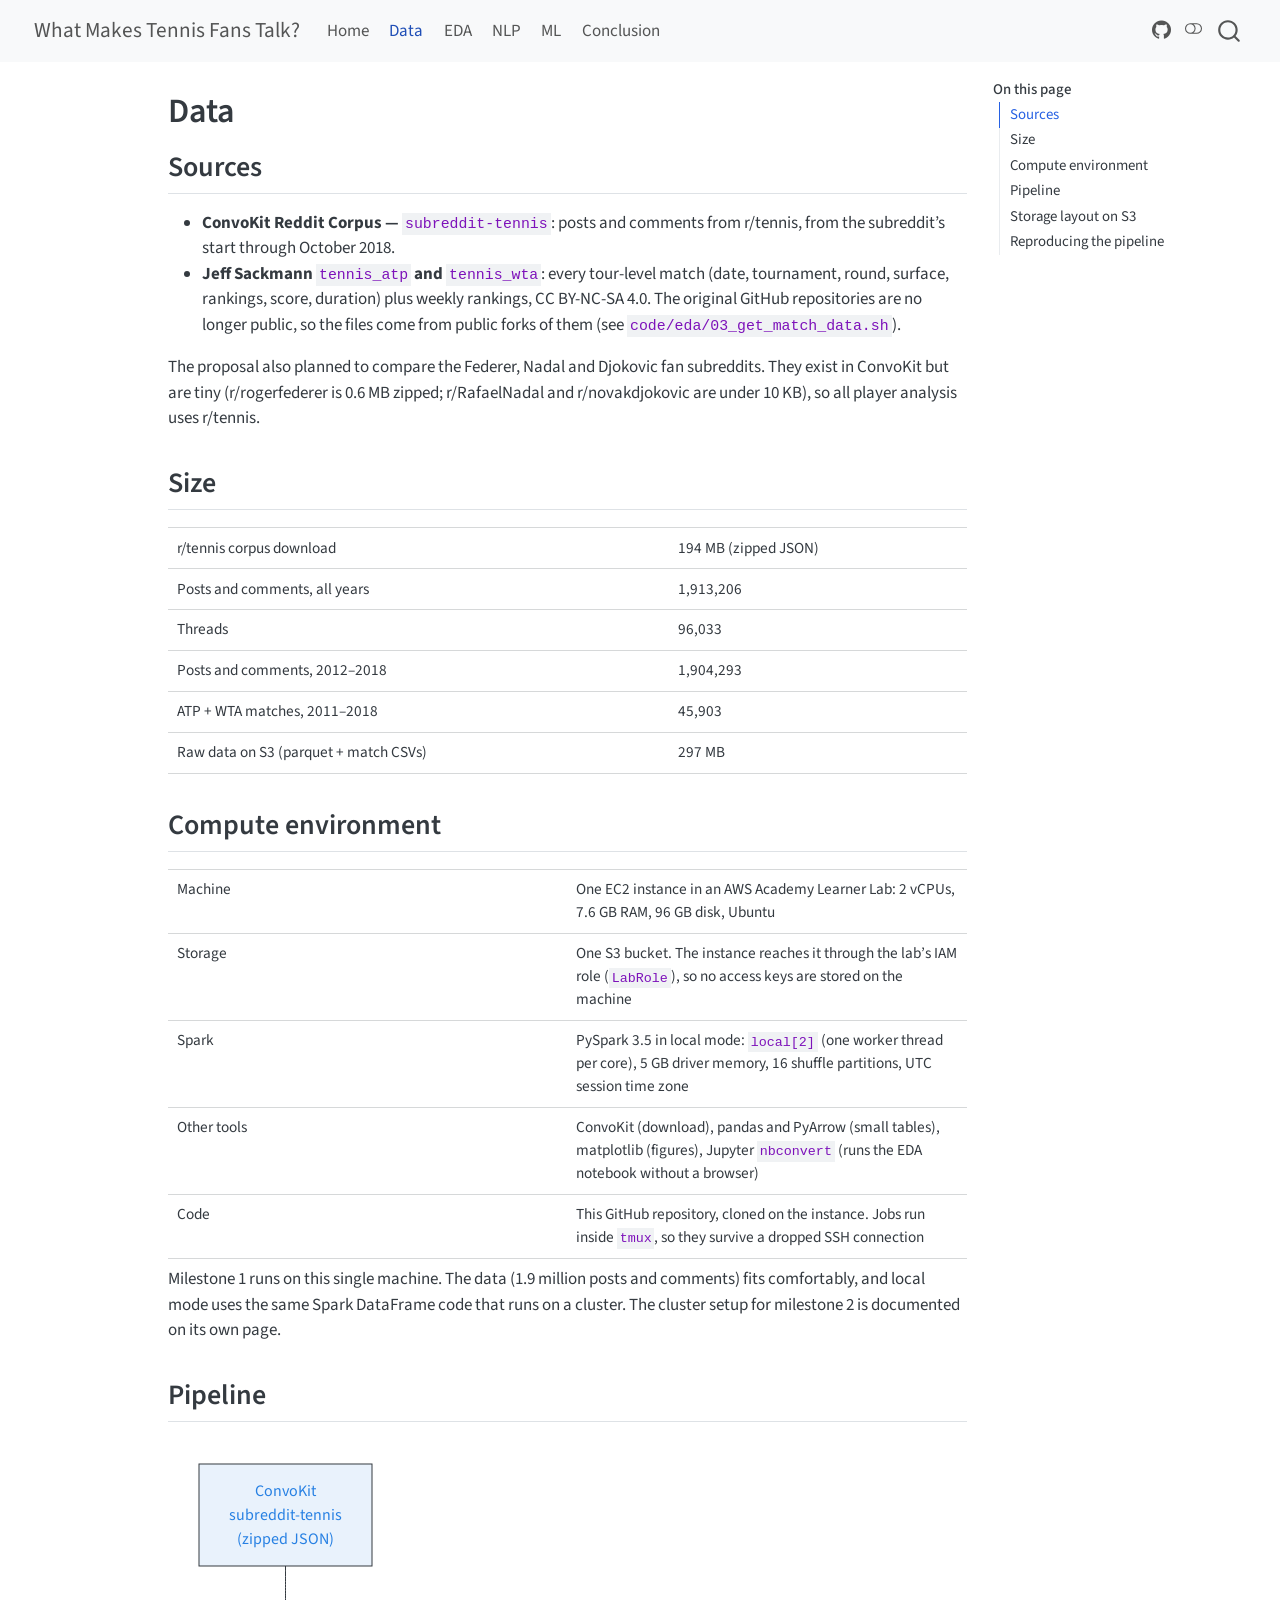
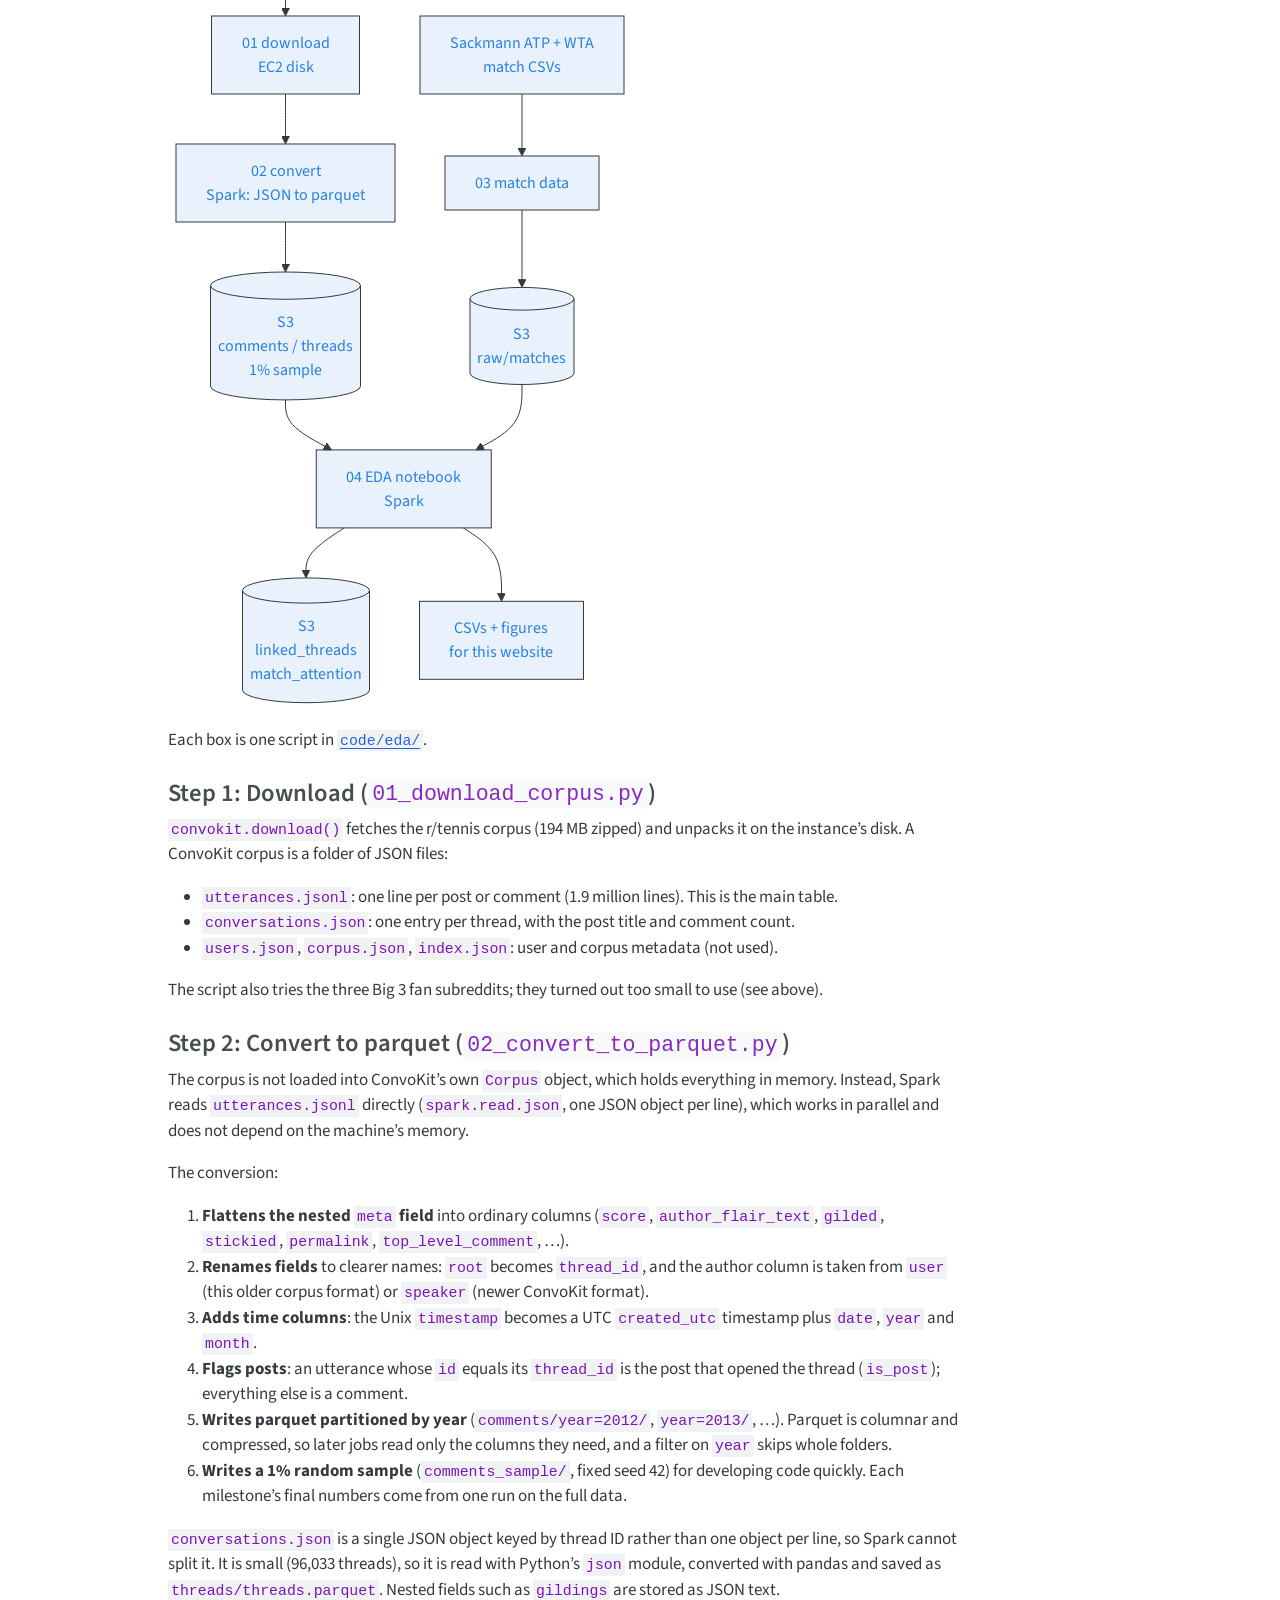
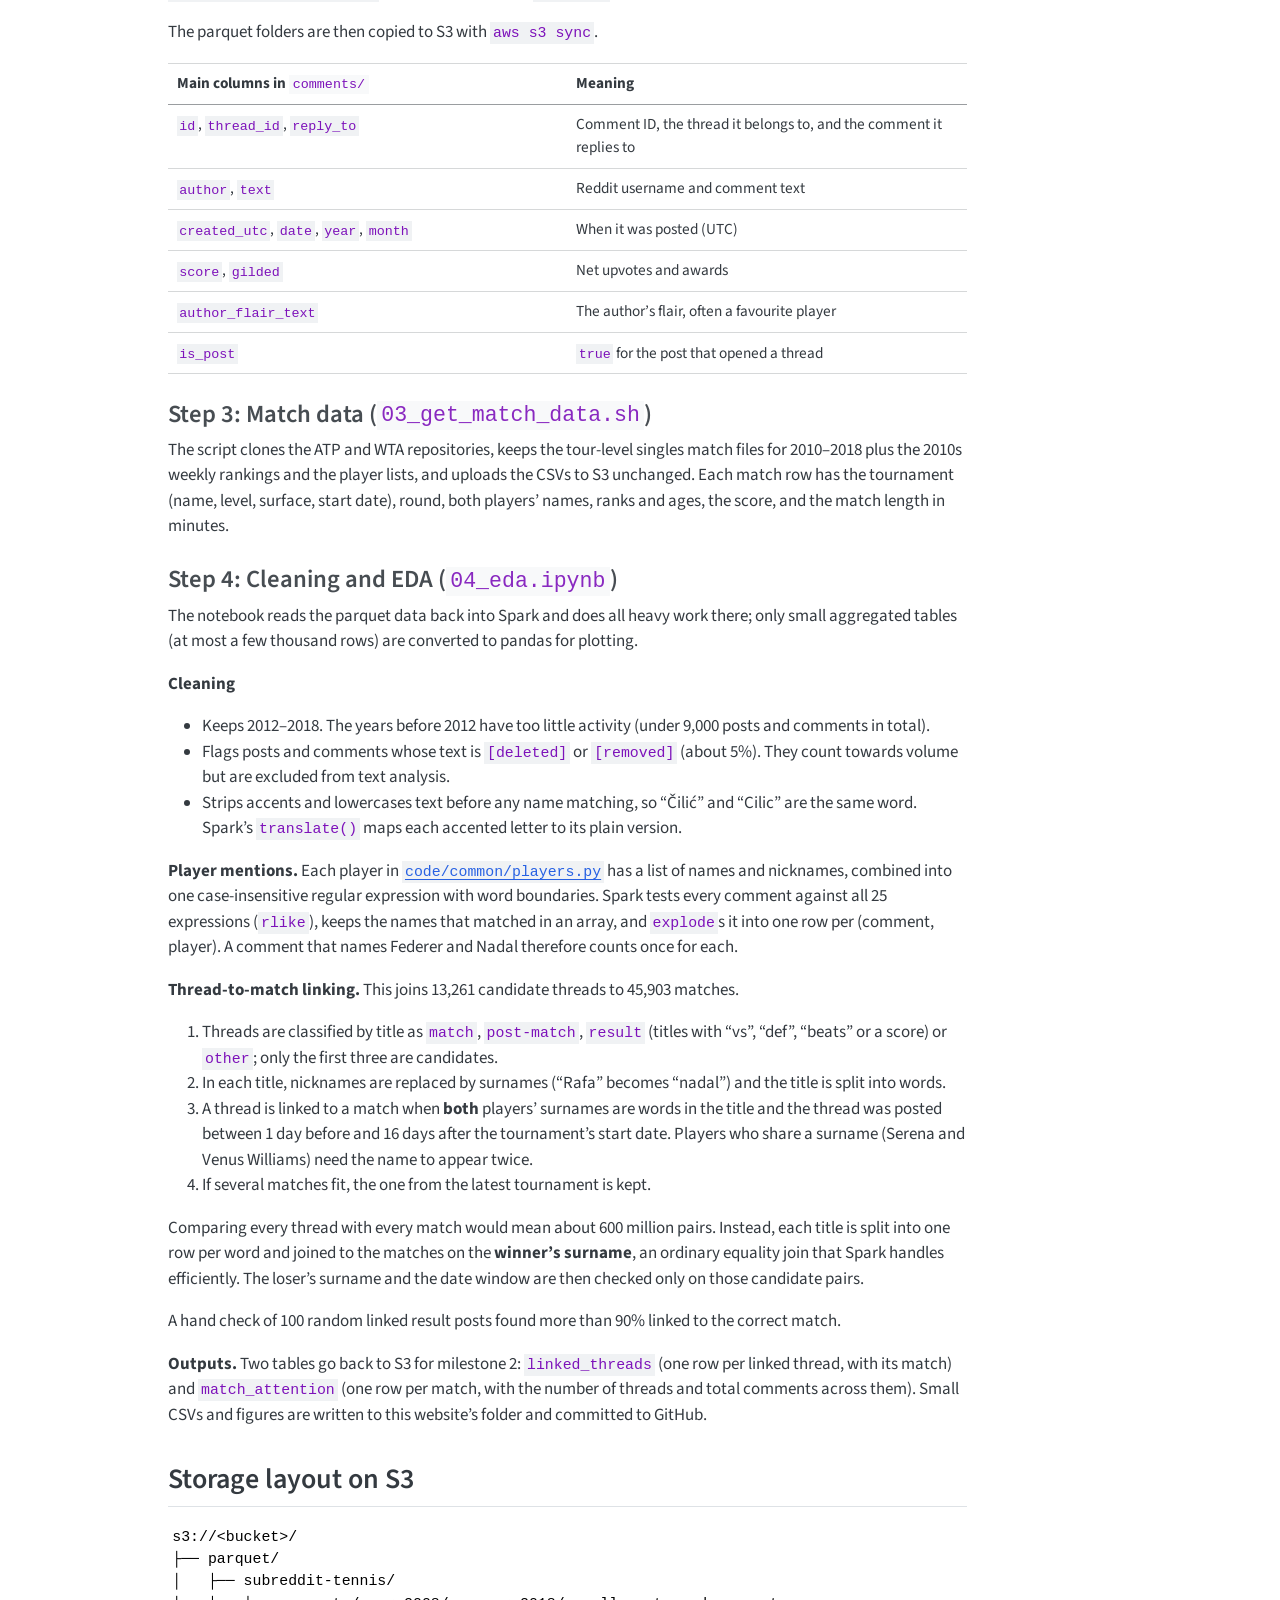
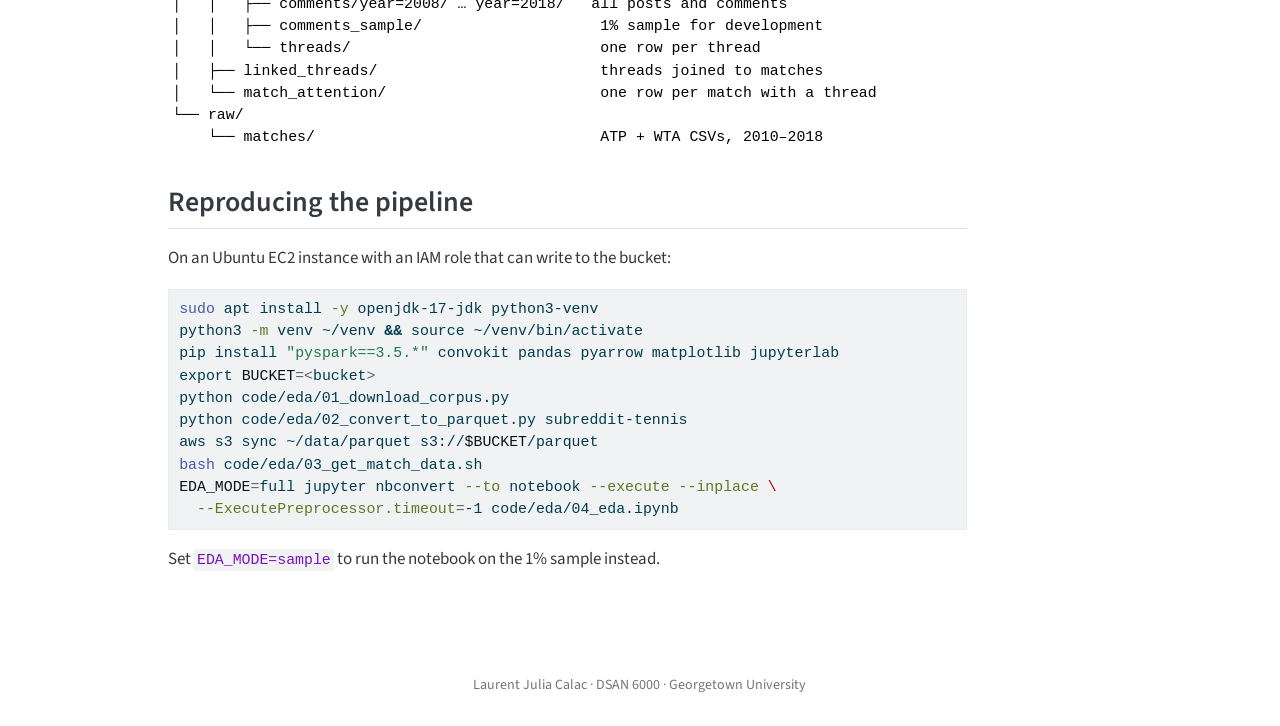
<file: docs/data.html>
<!DOCTYPE html>
<html xmlns="http://www.w3.org/1999/xhtml" lang="en" xml:lang="en"><head>

<meta charset="utf-8">
<meta name="generator" content="quarto-1.8.23">

<meta name="viewport" content="width=device-width, initial-scale=1.0, user-scalable=yes">


<title>Data – What Makes Tennis Fans Talk?</title>
<style>
code{white-space: pre-wrap;}
span.smallcaps{font-variant: small-caps;}
div.columns{display: flex; gap: min(4vw, 1.5em);}
div.column{flex: auto; overflow-x: auto;}
div.hanging-indent{margin-left: 1.5em; text-indent: -1.5em;}
ul.task-list{list-style: none;}
ul.task-list li input[type="checkbox"] {
  width: 0.8em;
  margin: 0 0.8em 0.2em -1em; /* quarto-specific, see https://github.com/quarto-dev/quarto-cli/issues/4556 */ 
  vertical-align: middle;
}
/* CSS for syntax highlighting */
html { -webkit-text-size-adjust: 100%; }
pre > code.sourceCode { white-space: pre; position: relative; }
pre > code.sourceCode > span { display: inline-block; line-height: 1.25; }
pre > code.sourceCode > span:empty { height: 1.2em; }
.sourceCode { overflow: visible; }
code.sourceCode > span { color: inherit; text-decoration: inherit; }
div.sourceCode { margin: 1em 0; }
pre.sourceCode { margin: 0; }
@media screen {
div.sourceCode { overflow: auto; }
}
@media print {
pre > code.sourceCode { white-space: pre-wrap; }
pre > code.sourceCode > span { text-indent: -5em; padding-left: 5em; }
}
pre.numberSource code
  { counter-reset: source-line 0; }
pre.numberSource code > span
  { position: relative; left: -4em; counter-increment: source-line; }
pre.numberSource code > span > a:first-child::before
  { content: counter(source-line);
    position: relative; left: -1em; text-align: right; vertical-align: baseline;
    border: none; display: inline-block;
    -webkit-touch-callout: none; -webkit-user-select: none;
    -khtml-user-select: none; -moz-user-select: none;
    -ms-user-select: none; user-select: none;
    padding: 0 4px; width: 4em;
  }
pre.numberSource { margin-left: 3em;  padding-left: 4px; }
div.sourceCode
  {   }
@media screen {
pre > code.sourceCode > span > a:first-child::before { text-decoration: underline; }
}
</style>


<script src="site_libs/quarto-nav/quarto-nav.js"></script>
<script src="site_libs/quarto-nav/headroom.min.js"></script>
<script src="site_libs/clipboard/clipboard.min.js"></script>
<script src="site_libs/quarto-search/autocomplete.umd.js"></script>
<script src="site_libs/quarto-search/fuse.min.js"></script>
<script src="site_libs/quarto-search/quarto-search.js"></script>
<meta name="quarto:offset" content="./">
<script src="site_libs/quarto-html/quarto.js" type="module"></script>
<script src="site_libs/quarto-html/tabsets/tabsets.js" type="module"></script>
<script src="site_libs/quarto-html/axe/axe-check.js" type="module"></script>
<script src="site_libs/quarto-html/popper.min.js"></script>
<script src="site_libs/quarto-html/tippy.umd.min.js"></script>
<script src="site_libs/quarto-html/anchor.min.js"></script>
<link href="site_libs/quarto-html/tippy.css" rel="stylesheet">
<link href="site_libs/quarto-html/quarto-syntax-highlighting-1fe81d0376b2c50856e68e651e390326.css" rel="stylesheet" class="quarto-color-scheme" id="quarto-text-highlighting-styles">
<link href="site_libs/quarto-html/quarto-syntax-highlighting-dark-6f6599830d51be977da3b6af758f8eff.css" rel="stylesheet" class="quarto-color-scheme quarto-color-alternate" id="quarto-text-highlighting-styles">
<link href="site_libs/quarto-html/quarto-syntax-highlighting-1fe81d0376b2c50856e68e651e390326.css" rel="stylesheet" class="quarto-color-scheme-extra" id="quarto-text-highlighting-styles">
<script src="site_libs/bootstrap/bootstrap.min.js"></script>
<link href="site_libs/bootstrap/bootstrap-icons.css" rel="stylesheet">
<link href="site_libs/bootstrap/bootstrap-5b4ad623e5705c0698d39aec6f10cf02.min.css" rel="stylesheet" append-hash="true" class="quarto-color-scheme" id="quarto-bootstrap" data-mode="light">
<link href="site_libs/bootstrap/bootstrap-dark-0d4a9d19931feb4fee1ddab4b2489000.min.css" rel="stylesheet" append-hash="true" class="quarto-color-scheme quarto-color-alternate" id="quarto-bootstrap" data-mode="dark">
<link href="site_libs/bootstrap/bootstrap-5b4ad623e5705c0698d39aec6f10cf02.min.css" rel="stylesheet" append-hash="true" class="quarto-color-scheme-extra" id="quarto-bootstrap" data-mode="light">
<script id="quarto-search-options" type="application/json">{
  "location": "navbar",
  "copy-button": false,
  "collapse-after": 3,
  "panel-placement": "end",
  "type": "overlay",
  "limit": 50,
  "keyboard-shortcut": [
    "f",
    "/",
    "s"
  ],
  "show-item-context": false,
  "language": {
    "search-no-results-text": "No results",
    "search-matching-documents-text": "matching documents",
    "search-copy-link-title": "Copy link to search",
    "search-hide-matches-text": "Hide additional matches",
    "search-more-match-text": "more match in this document",
    "search-more-matches-text": "more matches in this document",
    "search-clear-button-title": "Clear",
    "search-text-placeholder": "",
    "search-detached-cancel-button-title": "Cancel",
    "search-submit-button-title": "Submit",
    "search-label": "Search"
  }
}</script>
<script src="site_libs/quarto-diagram/mermaid.min.js"></script>
<script src="site_libs/quarto-diagram/mermaid-init.js"></script>
<link href="site_libs/quarto-diagram/mermaid.css" rel="stylesheet">


<link rel="stylesheet" href="styles.css">
</head>

<body class="nav-fixed quarto-light"><script id="quarto-html-before-body" type="application/javascript">
    const toggleBodyColorMode = (bsSheetEl) => {
      const mode = bsSheetEl.getAttribute("data-mode");
      const bodyEl = window.document.querySelector("body");
      if (mode === "dark") {
        bodyEl.classList.add("quarto-dark");
        bodyEl.classList.remove("quarto-light");
      } else {
        bodyEl.classList.add("quarto-light");
        bodyEl.classList.remove("quarto-dark");
      }
    }
    const toggleBodyColorPrimary = () => {
      const bsSheetEl = window.document.querySelector("link#quarto-bootstrap:not([rel=disabled-stylesheet])");
      if (bsSheetEl) {
        toggleBodyColorMode(bsSheetEl);
      }
    }
    const setColorSchemeToggle = (alternate) => {
      const toggles = window.document.querySelectorAll('.quarto-color-scheme-toggle');
      for (let i=0; i < toggles.length; i++) {
        const toggle = toggles[i];
        if (toggle) {
          if (alternate) {
            toggle.classList.add("alternate");
          } else {
            toggle.classList.remove("alternate");
          }
        }
      }
    };
    const toggleColorMode = (alternate) => {
      // Switch the stylesheets
      const primaryStylesheets = window.document.querySelectorAll('link.quarto-color-scheme:not(.quarto-color-alternate)');
      const alternateStylesheets = window.document.querySelectorAll('link.quarto-color-scheme.quarto-color-alternate');
      manageTransitions('#quarto-margin-sidebar .nav-link', false);
      if (alternate) {
        // note: dark is layered on light, we don't disable primary!
        enableStylesheet(alternateStylesheets);
        for (const sheetNode of alternateStylesheets) {
          if (sheetNode.id === "quarto-bootstrap") {
            toggleBodyColorMode(sheetNode);
          }
        }
      } else {
        disableStylesheet(alternateStylesheets);
        enableStylesheet(primaryStylesheets)
        toggleBodyColorPrimary();
      }
      manageTransitions('#quarto-margin-sidebar .nav-link', true);
      // Switch the toggles
      setColorSchemeToggle(alternate)
      // Hack to workaround the fact that safari doesn't
      // properly recolor the scrollbar when toggling (#1455)
      if (navigator.userAgent.indexOf('Safari') > 0 && navigator.userAgent.indexOf('Chrome') == -1) {
        manageTransitions("body", false);
        window.scrollTo(0, 1);
        setTimeout(() => {
          window.scrollTo(0, 0);
          manageTransitions("body", true);
        }, 40);
      }
    }
    const disableStylesheet = (stylesheets) => {
      for (let i=0; i < stylesheets.length; i++) {
        const stylesheet = stylesheets[i];
        stylesheet.rel = 'disabled-stylesheet';
      }
    }
    const enableStylesheet = (stylesheets) => {
      for (let i=0; i < stylesheets.length; i++) {
        const stylesheet = stylesheets[i];
        if(stylesheet.rel !== 'stylesheet') { // for Chrome, which will still FOUC without this check
          stylesheet.rel = 'stylesheet';
        }
      }
    }
    const manageTransitions = (selector, allowTransitions) => {
      const els = window.document.querySelectorAll(selector);
      for (let i=0; i < els.length; i++) {
        const el = els[i];
        if (allowTransitions) {
          el.classList.remove('notransition');
        } else {
          el.classList.add('notransition');
        }
      }
    }
    const isFileUrl = () => {
      return window.location.protocol === 'file:';
    }
    const hasAlternateSentinel = () => {
      let styleSentinel = getColorSchemeSentinel();
      if (styleSentinel !== null) {
        return styleSentinel === "alternate";
      } else {
        return false;
      }
    }
    const setStyleSentinel = (alternate) => {
      const value = alternate ? "alternate" : "default";
      if (!isFileUrl()) {
        window.localStorage.setItem("quarto-color-scheme", value);
      } else {
        localAlternateSentinel = value;
      }
    }
    const getColorSchemeSentinel = () => {
      if (!isFileUrl()) {
        const storageValue = window.localStorage.getItem("quarto-color-scheme");
        return storageValue != null ? storageValue : localAlternateSentinel;
      } else {
        return localAlternateSentinel;
      }
    }
    const toggleGiscusIfUsed = (isAlternate, darkModeDefault) => {
      const baseTheme = document.querySelector('#giscus-base-theme')?.value ?? 'light';
      const alternateTheme = document.querySelector('#giscus-alt-theme')?.value ?? 'dark';
      let newTheme = '';
      if(authorPrefersDark) {
        newTheme = isAlternate ? baseTheme : alternateTheme;
      } else {
        newTheme = isAlternate ? alternateTheme : baseTheme;
      }
      const changeGiscusTheme = () => {
        // From: https://github.com/giscus/giscus/issues/336
        const sendMessage = (message) => {
          const iframe = document.querySelector('iframe.giscus-frame');
          if (!iframe) return;
          iframe.contentWindow.postMessage({ giscus: message }, 'https://giscus.app');
        }
        sendMessage({
          setConfig: {
            theme: newTheme
          }
        });
      }
      const isGiscussLoaded = window.document.querySelector('iframe.giscus-frame') !== null;
      if (isGiscussLoaded) {
        changeGiscusTheme();
      }
    };
    const authorPrefersDark = false;
    const darkModeDefault = authorPrefersDark;
      document.querySelector('link#quarto-text-highlighting-styles.quarto-color-scheme-extra').rel = 'disabled-stylesheet';
      document.querySelector('link#quarto-bootstrap.quarto-color-scheme-extra').rel = 'disabled-stylesheet';
    let localAlternateSentinel = darkModeDefault ? 'alternate' : 'default';
    // Dark / light mode switch
    window.quartoToggleColorScheme = () => {
      // Read the current dark / light value
      let toAlternate = !hasAlternateSentinel();
      toggleColorMode(toAlternate);
      setStyleSentinel(toAlternate);
      toggleGiscusIfUsed(toAlternate, darkModeDefault);
      window.dispatchEvent(new Event('resize'));
    };
    // Switch to dark mode if need be
    if (hasAlternateSentinel()) {
      toggleColorMode(true);
    } else {
      toggleColorMode(false);
    }
  </script>

<div id="quarto-search-results"></div>
  <header id="quarto-header" class="headroom fixed-top">
    <nav class="navbar navbar-expand-lg " data-bs-theme="dark">
      <div class="navbar-container container-fluid">
      <div class="navbar-brand-container mx-auto">
    <a href="./index.html" class="navbar-brand navbar-brand-logo">
    </a>
    <a class="navbar-brand" href="./index.html">
    <span class="navbar-title">What Makes Tennis Fans Talk?</span>
    </a>
  </div>
            <div id="quarto-search" class="" title="Search"></div>
          <button class="navbar-toggler" type="button" data-bs-toggle="collapse" data-bs-target="#navbarCollapse" aria-controls="navbarCollapse" role="menu" aria-expanded="false" aria-label="Toggle navigation" onclick="if (window.quartoToggleHeadroom) { window.quartoToggleHeadroom(); }">
  <span class="navbar-toggler-icon"></span>
</button>
          <div class="collapse navbar-collapse" id="navbarCollapse">
            <ul class="navbar-nav navbar-nav-scroll me-auto">
  <li class="nav-item">
    <a class="nav-link" href="./index.html"> 
<span class="menu-text">Home</span></a>
  </li>  
  <li class="nav-item">
    <a class="nav-link active" href="./data.html" aria-current="page"> 
<span class="menu-text">Data</span></a>
  </li>  
  <li class="nav-item">
    <a class="nav-link" href="./eda.html"> 
<span class="menu-text">EDA</span></a>
  </li>  
  <li class="nav-item">
    <a class="nav-link" href="./nlp.html"> 
<span class="menu-text">NLP</span></a>
  </li>  
  <li class="nav-item">
    <a class="nav-link" href="./ml.html"> 
<span class="menu-text">ML</span></a>
  </li>  
  <li class="nav-item">
    <a class="nav-link" href="./conclusion.html"> 
<span class="menu-text">Conclusion</span></a>
  </li>  
</ul>
            <ul class="navbar-nav navbar-nav-scroll ms-auto">
  <li class="nav-item compact">
    <a class="nav-link" href="https://github.com/Laurent2503/tennis-reddit-analysis"> <i class="bi bi-github" role="img">
</i> 
<span class="menu-text"></span></a>
  </li>  
</ul>
          </div> <!-- /navcollapse -->
            <div class="quarto-navbar-tools">
  <a href="" class="quarto-color-scheme-toggle quarto-navigation-tool  px-1" onclick="window.quartoToggleColorScheme(); return false;" title="Toggle dark mode"><i class="bi"></i></a>
</div>
      </div> <!-- /container-fluid -->
    </nav>
</header>
<!-- content -->
<div id="quarto-content" class="quarto-container page-columns page-rows-contents page-layout-article page-navbar">
<!-- sidebar -->
<!-- margin-sidebar -->
    <div id="quarto-margin-sidebar" class="sidebar margin-sidebar">
        <nav id="TOC" role="doc-toc" class="toc-active">
    <h2 id="toc-title">On this page</h2>
   
  <ul>
  <li><a href="#sources" id="toc-sources" class="nav-link active" data-scroll-target="#sources">Sources</a></li>
  <li><a href="#size" id="toc-size" class="nav-link" data-scroll-target="#size">Size</a></li>
  <li><a href="#compute-environment" id="toc-compute-environment" class="nav-link" data-scroll-target="#compute-environment">Compute environment</a></li>
  <li><a href="#pipeline" id="toc-pipeline" class="nav-link" data-scroll-target="#pipeline">Pipeline</a>
  <ul class="collapse">
  <li><a href="#step-1-download-01_download_corpus.py" id="toc-step-1-download-01_download_corpus.py" class="nav-link" data-scroll-target="#step-1-download-01_download_corpus.py">Step 1: Download (<code>01_download_corpus.py</code>)</a></li>
  <li><a href="#step-2-convert-to-parquet-02_convert_to_parquet.py" id="toc-step-2-convert-to-parquet-02_convert_to_parquet.py" class="nav-link" data-scroll-target="#step-2-convert-to-parquet-02_convert_to_parquet.py">Step 2: Convert to parquet (<code>02_convert_to_parquet.py</code>)</a></li>
  <li><a href="#step-3-match-data-03_get_match_data.sh" id="toc-step-3-match-data-03_get_match_data.sh" class="nav-link" data-scroll-target="#step-3-match-data-03_get_match_data.sh">Step 3: Match data (<code>03_get_match_data.sh</code>)</a></li>
  <li><a href="#step-4-cleaning-and-eda-04_eda.ipynb" id="toc-step-4-cleaning-and-eda-04_eda.ipynb" class="nav-link" data-scroll-target="#step-4-cleaning-and-eda-04_eda.ipynb">Step 4: Cleaning and EDA (<code>04_eda.ipynb</code>)</a></li>
  </ul></li>
  <li><a href="#storage-layout-on-s3" id="toc-storage-layout-on-s3" class="nav-link" data-scroll-target="#storage-layout-on-s3">Storage layout on S3</a></li>
  <li><a href="#reproducing-the-pipeline" id="toc-reproducing-the-pipeline" class="nav-link" data-scroll-target="#reproducing-the-pipeline">Reproducing the pipeline</a></li>
  </ul>
</nav>
    </div>
<!-- main -->
<main class="content" id="quarto-document-content">


<header id="title-block-header" class="quarto-title-block default">
<div class="quarto-title">
<h1 class="title">Data</h1>
</div>



<div class="quarto-title-meta">

    
  
    
  </div>
  


</header>


<section id="sources" class="level2">
<h2 class="anchored" data-anchor-id="sources">Sources</h2>
<ul>
<li><strong>ConvoKit Reddit Corpus — <code>subreddit-tennis</code></strong>: posts and comments from r/tennis, from the subreddit’s start through October 2018.</li>
<li><strong>Jeff Sackmann <code>tennis_atp</code> and <code>tennis_wta</code></strong>: every tour-level match (date, tournament, round, surface, rankings, score, duration) plus weekly rankings, CC BY-NC-SA 4.0. The original GitHub repositories are no longer public, so the files come from public forks of them (see <code>code/eda/03_get_match_data.sh</code>).</li>
</ul>
<p>The proposal also planned to compare the Federer, Nadal and Djokovic fan subreddits. They exist in ConvoKit but are tiny (r/rogerfederer is 0.6 MB zipped; r/RafaelNadal and r/novakdjokovic are under 10 KB), so all player analysis uses r/tennis.</p>
</section>
<section id="size" class="level2">
<h2 class="anchored" data-anchor-id="size">Size</h2>
<table class="caption-top table">
<tbody>
<tr class="odd">
<td>r/tennis corpus download</td>
<td>194 MB (zipped JSON)</td>
</tr>
<tr class="even">
<td>Posts and comments, all years</td>
<td>1,913,206</td>
</tr>
<tr class="odd">
<td>Threads</td>
<td>96,033</td>
</tr>
<tr class="even">
<td>Posts and comments, 2012–2018</td>
<td>1,904,293</td>
</tr>
<tr class="odd">
<td>ATP + WTA matches, 2011–2018</td>
<td>45,903</td>
</tr>
<tr class="even">
<td>Raw data on S3 (parquet + match CSVs)</td>
<td>297 MB</td>
</tr>
</tbody>
</table>
</section>
<section id="compute-environment" class="level2">
<h2 class="anchored" data-anchor-id="compute-environment">Compute environment</h2>
<table class="caption-top table">
<colgroup>
<col style="width: 50%">
<col style="width: 50%">
</colgroup>
<tbody>
<tr class="odd">
<td>Machine</td>
<td>One EC2 instance in an AWS Academy Learner Lab: 2 vCPUs, 7.6 GB RAM, 96 GB disk, Ubuntu</td>
</tr>
<tr class="even">
<td>Storage</td>
<td>One S3 bucket. The instance reaches it through the lab’s IAM role (<code>LabRole</code>), so no access keys are stored on the machine</td>
</tr>
<tr class="odd">
<td>Spark</td>
<td>PySpark 3.5 in local mode: <code>local[2]</code> (one worker thread per core), 5 GB driver memory, 16 shuffle partitions, UTC session time zone</td>
</tr>
<tr class="even">
<td>Other tools</td>
<td>ConvoKit (download), pandas and PyArrow (small tables), matplotlib (figures), Jupyter <code>nbconvert</code> (runs the EDA notebook without a browser)</td>
</tr>
<tr class="odd">
<td>Code</td>
<td>This GitHub repository, cloned on the instance. Jobs run inside <code>tmux</code>, so they survive a dropped SSH connection</td>
</tr>
</tbody>
</table>
<p>Milestone 1 runs on this single machine. The data (1.9 million posts and comments) fits comfortably, and local mode uses the same Spark DataFrame code that runs on a cluster. The cluster setup for milestone 2 is documented on its own page.</p>
</section>
<section id="pipeline" class="level2">
<h2 class="anchored" data-anchor-id="pipeline">Pipeline</h2>
<div class="cell" data-layout-align="default">
<div class="cell-output-display">
<div>
<p></p><figure class="figure"><p></p>
<div>
<pre class="mermaid mermaid-js">flowchart TB
  A["ConvoKit&lt;br/&gt;subreddit-tennis&lt;br/&gt;(zipped JSON)"] --&gt; B["01 download&lt;br/&gt;EC2 disk"]
  B --&gt; C["02 convert&lt;br/&gt;Spark: JSON to parquet"]
  C --&gt; D[("S3&lt;br/&gt;comments / threads&lt;br/&gt;1% sample")]
  E["Sackmann ATP + WTA&lt;br/&gt;match CSVs"] --&gt; F["03 match data"]
  F --&gt; G[("S3&lt;br/&gt;raw/matches")]
  D --&gt; H["04 EDA notebook&lt;br/&gt;Spark"]
  G --&gt; H
  H --&gt; I[("S3&lt;br/&gt;linked_threads&lt;br/&gt;match_attention")]
  H --&gt; J["CSVs + figures&lt;br/&gt;for this website"]
</pre>
</div>
<p></p></figure><p></p>
</div>
</div>
</div>
<p>Each box is one script in <a href="https://github.com/Laurent2503/tennis-reddit-analysis/tree/main/code/eda"><code>code/eda/</code></a>.</p>
<section id="step-1-download-01_download_corpus.py" class="level3">
<h3 class="anchored" data-anchor-id="step-1-download-01_download_corpus.py">Step 1: Download (<code>01_download_corpus.py</code>)</h3>
<p><code>convokit.download()</code> fetches the r/tennis corpus (194 MB zipped) and unpacks it on the instance’s disk. A ConvoKit corpus is a folder of JSON files:</p>
<ul>
<li><code>utterances.jsonl</code>: one line per post or comment (1.9 million lines). This is the main table.</li>
<li><code>conversations.json</code>: one entry per thread, with the post title and comment count.</li>
<li><code>users.json</code>, <code>corpus.json</code>, <code>index.json</code>: user and corpus metadata (not used).</li>
</ul>
<p>The script also tries the three Big 3 fan subreddits; they turned out too small to use (see above).</p>
</section>
<section id="step-2-convert-to-parquet-02_convert_to_parquet.py" class="level3">
<h3 class="anchored" data-anchor-id="step-2-convert-to-parquet-02_convert_to_parquet.py">Step 2: Convert to parquet (<code>02_convert_to_parquet.py</code>)</h3>
<p>The corpus is not loaded into ConvoKit’s own <code>Corpus</code> object, which holds everything in memory. Instead, Spark reads <code>utterances.jsonl</code> directly (<code>spark.read.json</code>, one JSON object per line), which works in parallel and does not depend on the machine’s memory.</p>
<p>The conversion:</p>
<ol type="1">
<li><strong>Flattens the nested <code>meta</code> field</strong> into ordinary columns (<code>score</code>, <code>author_flair_text</code>, <code>gilded</code>, <code>stickied</code>, <code>permalink</code>, <code>top_level_comment</code>, …).</li>
<li><strong>Renames fields</strong> to clearer names: <code>root</code> becomes <code>thread_id</code>, and the author column is taken from <code>user</code> (this older corpus format) or <code>speaker</code> (newer ConvoKit format).</li>
<li><strong>Adds time columns</strong>: the Unix <code>timestamp</code> becomes a UTC <code>created_utc</code> timestamp plus <code>date</code>, <code>year</code> and <code>month</code>.</li>
<li><strong>Flags posts</strong>: an utterance whose <code>id</code> equals its <code>thread_id</code> is the post that opened the thread (<code>is_post</code>); everything else is a comment.</li>
<li><strong>Writes parquet partitioned by year</strong> (<code>comments/year=2012/</code>, <code>year=2013/</code>, …). Parquet is columnar and compressed, so later jobs read only the columns they need, and a filter on <code>year</code> skips whole folders.</li>
<li><strong>Writes a 1% random sample</strong> (<code>comments_sample/</code>, fixed seed 42) for developing code quickly. Each milestone’s final numbers come from one run on the full data.</li>
</ol>
<p><code>conversations.json</code> is a single JSON object keyed by thread ID rather than one object per line, so Spark cannot split it. It is small (96,033 threads), so it is read with Python’s <code>json</code> module, converted with pandas and saved as <code>threads/threads.parquet</code>. Nested fields such as <code>gildings</code> are stored as JSON text.</p>
<p>The parquet folders are then copied to S3 with <code>aws s3 sync</code>.</p>
<table class="caption-top table">
<colgroup>
<col style="width: 50%">
<col style="width: 50%">
</colgroup>
<thead>
<tr class="header">
<th>Main columns in <code>comments/</code></th>
<th>Meaning</th>
</tr>
</thead>
<tbody>
<tr class="odd">
<td><code>id</code>, <code>thread_id</code>, <code>reply_to</code></td>
<td>Comment ID, the thread it belongs to, and the comment it replies to</td>
</tr>
<tr class="even">
<td><code>author</code>, <code>text</code></td>
<td>Reddit username and comment text</td>
</tr>
<tr class="odd">
<td><code>created_utc</code>, <code>date</code>, <code>year</code>, <code>month</code></td>
<td>When it was posted (UTC)</td>
</tr>
<tr class="even">
<td><code>score</code>, <code>gilded</code></td>
<td>Net upvotes and awards</td>
</tr>
<tr class="odd">
<td><code>author_flair_text</code></td>
<td>The author’s flair, often a favourite player</td>
</tr>
<tr class="even">
<td><code>is_post</code></td>
<td><code>true</code> for the post that opened a thread</td>
</tr>
</tbody>
</table>
</section>
<section id="step-3-match-data-03_get_match_data.sh" class="level3">
<h3 class="anchored" data-anchor-id="step-3-match-data-03_get_match_data.sh">Step 3: Match data (<code>03_get_match_data.sh</code>)</h3>
<p>The script clones the ATP and WTA repositories, keeps the tour-level singles match files for 2010–2018 plus the 2010s weekly rankings and the player lists, and uploads the CSVs to S3 unchanged. Each match row has the tournament (name, level, surface, start date), round, both players’ names, ranks and ages, the score, and the match length in minutes.</p>
</section>
<section id="step-4-cleaning-and-eda-04_eda.ipynb" class="level3">
<h3 class="anchored" data-anchor-id="step-4-cleaning-and-eda-04_eda.ipynb">Step 4: Cleaning and EDA (<code>04_eda.ipynb</code>)</h3>
<p>The notebook reads the parquet data back into Spark and does all heavy work there; only small aggregated tables (at most a few thousand rows) are converted to pandas for plotting.</p>
<p><strong>Cleaning</strong></p>
<ul>
<li>Keeps 2012–2018. The years before 2012 have too little activity (under 9,000 posts and comments in total).</li>
<li>Flags posts and comments whose text is <code>[deleted]</code> or <code>[removed]</code> (about 5%). They count towards volume but are excluded from text analysis.</li>
<li>Strips accents and lowercases text before any name matching, so “Čilić” and “Cilic” are the same word. Spark’s <code>translate()</code> maps each accented letter to its plain version.</li>
</ul>
<p><strong>Player mentions.</strong> Each player in <a href="https://github.com/Laurent2503/tennis-reddit-analysis/blob/main/code/common/players.py"><code>code/common/players.py</code></a> has a list of names and nicknames, combined into one case-insensitive regular expression with word boundaries. Spark tests every comment against all 25 expressions (<code>rlike</code>), keeps the names that matched in an array, and <code>explode</code>s it into one row per (comment, player). A comment that names Federer and Nadal therefore counts once for each.</p>
<p><strong>Thread-to-match linking.</strong> This joins 13,261 candidate threads to 45,903 matches.</p>
<ol type="1">
<li>Threads are classified by title as <code>match</code>, <code>post-match</code>, <code>result</code> (titles with “vs”, “def”, “beats” or a score) or <code>other</code>; only the first three are candidates.</li>
<li>In each title, nicknames are replaced by surnames (“Rafa” becomes “nadal”) and the title is split into words.</li>
<li>A thread is linked to a match when <strong>both</strong> players’ surnames are words in the title and the thread was posted between 1 day before and 16 days after the tournament’s start date. Players who share a surname (Serena and Venus Williams) need the name to appear twice.</li>
<li>If several matches fit, the one from the latest tournament is kept.</li>
</ol>
<p>Comparing every thread with every match would mean about 600 million pairs. Instead, each title is split into one row per word and joined to the matches on the <strong>winner’s surname</strong>, an ordinary equality join that Spark handles efficiently. The loser’s surname and the date window are then checked only on those candidate pairs.</p>
<p>A hand check of 100 random linked result posts found more than 90% linked to the correct match.</p>
<p><strong>Outputs.</strong> Two tables go back to S3 for milestone 2: <code>linked_threads</code> (one row per linked thread, with its match) and <code>match_attention</code> (one row per match, with the number of threads and total comments across them). Small CSVs and figures are written to this website’s folder and committed to GitHub.</p>
</section>
</section>
<section id="storage-layout-on-s3" class="level2">
<h2 class="anchored" data-anchor-id="storage-layout-on-s3">Storage layout on S3</h2>
<pre><code>s3://&lt;bucket&gt;/
├── parquet/
│   ├── subreddit-tennis/
│   │   ├── comments/year=2008/ … year=2018/   all posts and comments
│   │   ├── comments_sample/                    1% sample for development
│   │   └── threads/                            one row per thread
│   ├── linked_threads/                         threads joined to matches
│   └── match_attention/                        one row per match with a thread
└── raw/
    └── matches/                                ATP + WTA CSVs, 2010–2018</code></pre>
</section>
<section id="reproducing-the-pipeline" class="level2">
<h2 class="anchored" data-anchor-id="reproducing-the-pipeline">Reproducing the pipeline</h2>
<p>On an Ubuntu EC2 instance with an IAM role that can write to the bucket:</p>
<div class="code-copy-outer-scaffold"><div class="sourceCode" id="cb2"><pre class="sourceCode bash code-with-copy"><code class="sourceCode bash"><span id="cb2-1"><a href="#cb2-1" aria-hidden="true" tabindex="-1"></a><span class="fu">sudo</span> apt install <span class="at">-y</span> openjdk-17-jdk python3-venv</span>
<span id="cb2-2"><a href="#cb2-2" aria-hidden="true" tabindex="-1"></a><span class="ex">python3</span> <span class="at">-m</span> venv ~/venv <span class="kw">&amp;&amp;</span> <span class="bu">source</span> ~/venv/bin/activate</span>
<span id="cb2-3"><a href="#cb2-3" aria-hidden="true" tabindex="-1"></a><span class="ex">pip</span> install <span class="st">"pyspark==3.5.*"</span> convokit pandas pyarrow matplotlib jupyterlab</span>
<span id="cb2-4"><a href="#cb2-4" aria-hidden="true" tabindex="-1"></a><span class="bu">export</span> <span class="va">BUCKET</span><span class="op">=&lt;</span>bucket<span class="op">&gt;</span></span>
<span id="cb2-5"><a href="#cb2-5" aria-hidden="true" tabindex="-1"></a><span class="ex">python</span> code/eda/01_download_corpus.py</span>
<span id="cb2-6"><a href="#cb2-6" aria-hidden="true" tabindex="-1"></a><span class="ex">python</span> code/eda/02_convert_to_parquet.py subreddit-tennis</span>
<span id="cb2-7"><a href="#cb2-7" aria-hidden="true" tabindex="-1"></a><span class="ex">aws</span> s3 sync ~/data/parquet s3://<span class="va">$BUCKET</span>/parquet</span>
<span id="cb2-8"><a href="#cb2-8" aria-hidden="true" tabindex="-1"></a><span class="fu">bash</span> code/eda/03_get_match_data.sh</span>
<span id="cb2-9"><a href="#cb2-9" aria-hidden="true" tabindex="-1"></a><span class="va">EDA_MODE</span><span class="op">=</span>full <span class="ex">jupyter</span> nbconvert <span class="at">--to</span> notebook <span class="at">--execute</span> <span class="at">--inplace</span> <span class="dt">\</span></span>
<span id="cb2-10"><a href="#cb2-10" aria-hidden="true" tabindex="-1"></a>  <span class="at">--ExecutePreprocessor.timeout</span><span class="op">=</span>-1 code/eda/04_eda.ipynb</span></code></pre></div><button title="Copy to Clipboard" class="code-copy-button"><i class="bi"></i></button></div>
<p>Set <code>EDA_MODE=sample</code> to run the notebook on the 1% sample instead.</p>


</section>

</main> <!-- /main -->
<script id="quarto-html-after-body" type="application/javascript">
  window.document.addEventListener("DOMContentLoaded", function (event) {
    // Ensure there is a toggle, if there isn't float one in the top right
    if (window.document.querySelector('.quarto-color-scheme-toggle') === null) {
      const a = window.document.createElement('a');
      a.classList.add('top-right');
      a.classList.add('quarto-color-scheme-toggle');
      a.href = "";
      a.onclick = function() { try { window.quartoToggleColorScheme(); } catch {} return false; };
      const i = window.document.createElement("i");
      i.classList.add('bi');
      a.appendChild(i);
      window.document.body.appendChild(a);
    }
    setColorSchemeToggle(hasAlternateSentinel())
    const icon = "";
    const anchorJS = new window.AnchorJS();
    anchorJS.options = {
      placement: 'right',
      icon: icon
    };
    anchorJS.add('.anchored');
    const isCodeAnnotation = (el) => {
      for (const clz of el.classList) {
        if (clz.startsWith('code-annotation-')) {                     
          return true;
        }
      }
      return false;
    }
    const onCopySuccess = function(e) {
      // button target
      const button = e.trigger;
      // don't keep focus
      button.blur();
      // flash "checked"
      button.classList.add('code-copy-button-checked');
      var currentTitle = button.getAttribute("title");
      button.setAttribute("title", "Copied!");
      let tooltip;
      if (window.bootstrap) {
        button.setAttribute("data-bs-toggle", "tooltip");
        button.setAttribute("data-bs-placement", "left");
        button.setAttribute("data-bs-title", "Copied!");
        tooltip = new bootstrap.Tooltip(button, 
          { trigger: "manual", 
            customClass: "code-copy-button-tooltip",
            offset: [0, -8]});
        tooltip.show();    
      }
      setTimeout(function() {
        if (tooltip) {
          tooltip.hide();
          button.removeAttribute("data-bs-title");
          button.removeAttribute("data-bs-toggle");
          button.removeAttribute("data-bs-placement");
        }
        button.setAttribute("title", currentTitle);
        button.classList.remove('code-copy-button-checked');
      }, 1000);
      // clear code selection
      e.clearSelection();
    }
    const getTextToCopy = function(trigger) {
      const outerScaffold = trigger.parentElement.cloneNode(true);
      const codeEl = outerScaffold.querySelector('code');
      for (const childEl of codeEl.children) {
        if (isCodeAnnotation(childEl)) {
          childEl.remove();
        }
      }
      return codeEl.innerText;
    }
    const clipboard = new window.ClipboardJS('.code-copy-button:not([data-in-quarto-modal])', {
      text: getTextToCopy
    });
    clipboard.on('success', onCopySuccess);
    if (window.document.getElementById('quarto-embedded-source-code-modal')) {
      const clipboardModal = new window.ClipboardJS('.code-copy-button[data-in-quarto-modal]', {
        text: getTextToCopy,
        container: window.document.getElementById('quarto-embedded-source-code-modal')
      });
      clipboardModal.on('success', onCopySuccess);
    }
      var localhostRegex = new RegExp(/^(?:http|https):\/\/localhost\:?[0-9]*\//);
      var mailtoRegex = new RegExp(/^mailto:/);
        var filterRegex = new RegExp('/' + window.location.host + '/');
      var isInternal = (href) => {
          return filterRegex.test(href) || localhostRegex.test(href) || mailtoRegex.test(href);
      }
      // Inspect non-navigation links and adorn them if external
     var links = window.document.querySelectorAll('a[href]:not(.nav-link):not(.navbar-brand):not(.toc-action):not(.sidebar-link):not(.sidebar-item-toggle):not(.pagination-link):not(.no-external):not([aria-hidden]):not(.dropdown-item):not(.quarto-navigation-tool):not(.about-link)');
      for (var i=0; i<links.length; i++) {
        const link = links[i];
        if (!isInternal(link.href)) {
          // undo the damage that might have been done by quarto-nav.js in the case of
          // links that we want to consider external
          if (link.dataset.originalHref !== undefined) {
            link.href = link.dataset.originalHref;
          }
        }
      }
    function tippyHover(el, contentFn, onTriggerFn, onUntriggerFn) {
      const config = {
        allowHTML: true,
        maxWidth: 500,
        delay: 100,
        arrow: false,
        appendTo: function(el) {
            return el.parentElement;
        },
        interactive: true,
        interactiveBorder: 10,
        theme: 'quarto',
        placement: 'bottom-start',
      };
      if (contentFn) {
        config.content = contentFn;
      }
      if (onTriggerFn) {
        config.onTrigger = onTriggerFn;
      }
      if (onUntriggerFn) {
        config.onUntrigger = onUntriggerFn;
      }
      window.tippy(el, config); 
    }
    const noterefs = window.document.querySelectorAll('a[role="doc-noteref"]');
    for (var i=0; i<noterefs.length; i++) {
      const ref = noterefs[i];
      tippyHover(ref, function() {
        // use id or data attribute instead here
        let href = ref.getAttribute('data-footnote-href') || ref.getAttribute('href');
        try { href = new URL(href).hash; } catch {}
        const id = href.replace(/^#\/?/, "");
        const note = window.document.getElementById(id);
        if (note) {
          return note.innerHTML;
        } else {
          return "";
        }
      });
    }
    const xrefs = window.document.querySelectorAll('a.quarto-xref');
    const processXRef = (id, note) => {
      // Strip column container classes
      const stripColumnClz = (el) => {
        el.classList.remove("page-full", "page-columns");
        if (el.children) {
          for (const child of el.children) {
            stripColumnClz(child);
          }
        }
      }
      stripColumnClz(note)
      if (id === null || id.startsWith('sec-')) {
        // Special case sections, only their first couple elements
        const container = document.createElement("div");
        if (note.children && note.children.length > 2) {
          container.appendChild(note.children[0].cloneNode(true));
          for (let i = 1; i < note.children.length; i++) {
            const child = note.children[i];
            if (child.tagName === "P" && child.innerText === "") {
              continue;
            } else {
              container.appendChild(child.cloneNode(true));
              break;
            }
          }
          if (window.Quarto?.typesetMath) {
            window.Quarto.typesetMath(container);
          }
          return container.innerHTML
        } else {
          if (window.Quarto?.typesetMath) {
            window.Quarto.typesetMath(note);
          }
          return note.innerHTML;
        }
      } else {
        // Remove any anchor links if they are present
        const anchorLink = note.querySelector('a.anchorjs-link');
        if (anchorLink) {
          anchorLink.remove();
        }
        if (window.Quarto?.typesetMath) {
          window.Quarto.typesetMath(note);
        }
        if (note.classList.contains("callout")) {
          return note.outerHTML;
        } else {
          return note.innerHTML;
        }
      }
    }
    for (var i=0; i<xrefs.length; i++) {
      const xref = xrefs[i];
      tippyHover(xref, undefined, function(instance) {
        instance.disable();
        let url = xref.getAttribute('href');
        let hash = undefined; 
        if (url.startsWith('#')) {
          hash = url;
        } else {
          try { hash = new URL(url).hash; } catch {}
        }
        if (hash) {
          const id = hash.replace(/^#\/?/, "");
          const note = window.document.getElementById(id);
          if (note !== null) {
            try {
              const html = processXRef(id, note.cloneNode(true));
              instance.setContent(html);
            } finally {
              instance.enable();
              instance.show();
            }
          } else {
            // See if we can fetch this
            fetch(url.split('#')[0])
            .then(res => res.text())
            .then(html => {
              const parser = new DOMParser();
              const htmlDoc = parser.parseFromString(html, "text/html");
              const note = htmlDoc.getElementById(id);
              if (note !== null) {
                const html = processXRef(id, note);
                instance.setContent(html);
              } 
            }).finally(() => {
              instance.enable();
              instance.show();
            });
          }
        } else {
          // See if we can fetch a full url (with no hash to target)
          // This is a special case and we should probably do some content thinning / targeting
          fetch(url)
          .then(res => res.text())
          .then(html => {
            const parser = new DOMParser();
            const htmlDoc = parser.parseFromString(html, "text/html");
            const note = htmlDoc.querySelector('main.content');
            if (note !== null) {
              // This should only happen for chapter cross references
              // (since there is no id in the URL)
              // remove the first header
              if (note.children.length > 0 && note.children[0].tagName === "HEADER") {
                note.children[0].remove();
              }
              const html = processXRef(null, note);
              instance.setContent(html);
            } 
          }).finally(() => {
            instance.enable();
            instance.show();
          });
        }
      }, function(instance) {
      });
    }
        let selectedAnnoteEl;
        const selectorForAnnotation = ( cell, annotation) => {
          let cellAttr = 'data-code-cell="' + cell + '"';
          let lineAttr = 'data-code-annotation="' +  annotation + '"';
          const selector = 'span[' + cellAttr + '][' + lineAttr + ']';
          return selector;
        }
        const selectCodeLines = (annoteEl) => {
          const doc = window.document;
          const targetCell = annoteEl.getAttribute("data-target-cell");
          const targetAnnotation = annoteEl.getAttribute("data-target-annotation");
          const annoteSpan = window.document.querySelector(selectorForAnnotation(targetCell, targetAnnotation));
          const lines = annoteSpan.getAttribute("data-code-lines").split(",");
          const lineIds = lines.map((line) => {
            return targetCell + "-" + line;
          })
          let top = null;
          let height = null;
          let parent = null;
          if (lineIds.length > 0) {
              //compute the position of the single el (top and bottom and make a div)
              const el = window.document.getElementById(lineIds[0]);
              top = el.offsetTop;
              height = el.offsetHeight;
              parent = el.parentElement.parentElement;
            if (lineIds.length > 1) {
              const lastEl = window.document.getElementById(lineIds[lineIds.length - 1]);
              const bottom = lastEl.offsetTop + lastEl.offsetHeight;
              height = bottom - top;
            }
            if (top !== null && height !== null && parent !== null) {
              // cook up a div (if necessary) and position it 
              let div = window.document.getElementById("code-annotation-line-highlight");
              if (div === null) {
                div = window.document.createElement("div");
                div.setAttribute("id", "code-annotation-line-highlight");
                div.style.position = 'absolute';
                parent.appendChild(div);
              }
              div.style.top = top - 2 + "px";
              div.style.height = height + 4 + "px";
              div.style.left = 0;
              let gutterDiv = window.document.getElementById("code-annotation-line-highlight-gutter");
              if (gutterDiv === null) {
                gutterDiv = window.document.createElement("div");
                gutterDiv.setAttribute("id", "code-annotation-line-highlight-gutter");
                gutterDiv.style.position = 'absolute';
                const codeCell = window.document.getElementById(targetCell);
                const gutter = codeCell.querySelector('.code-annotation-gutter');
                gutter.appendChild(gutterDiv);
              }
              gutterDiv.style.top = top - 2 + "px";
              gutterDiv.style.height = height + 4 + "px";
            }
            selectedAnnoteEl = annoteEl;
          }
        };
        const unselectCodeLines = () => {
          const elementsIds = ["code-annotation-line-highlight", "code-annotation-line-highlight-gutter"];
          elementsIds.forEach((elId) => {
            const div = window.document.getElementById(elId);
            if (div) {
              div.remove();
            }
          });
          selectedAnnoteEl = undefined;
        };
          // Handle positioning of the toggle
      window.addEventListener(
        "resize",
        throttle(() => {
          elRect = undefined;
          if (selectedAnnoteEl) {
            selectCodeLines(selectedAnnoteEl);
          }
        }, 10)
      );
      function throttle(fn, ms) {
      let throttle = false;
      let timer;
        return (...args) => {
          if(!throttle) { // first call gets through
              fn.apply(this, args);
              throttle = true;
          } else { // all the others get throttled
              if(timer) clearTimeout(timer); // cancel #2
              timer = setTimeout(() => {
                fn.apply(this, args);
                timer = throttle = false;
              }, ms);
          }
        };
      }
        // Attach click handler to the DT
        const annoteDls = window.document.querySelectorAll('dt[data-target-cell]');
        for (const annoteDlNode of annoteDls) {
          annoteDlNode.addEventListener('click', (event) => {
            const clickedEl = event.target;
            if (clickedEl !== selectedAnnoteEl) {
              unselectCodeLines();
              const activeEl = window.document.querySelector('dt[data-target-cell].code-annotation-active');
              if (activeEl) {
                activeEl.classList.remove('code-annotation-active');
              }
              selectCodeLines(clickedEl);
              clickedEl.classList.add('code-annotation-active');
            } else {
              // Unselect the line
              unselectCodeLines();
              clickedEl.classList.remove('code-annotation-active');
            }
          });
        }
    const findCites = (el) => {
      const parentEl = el.parentElement;
      if (parentEl) {
        const cites = parentEl.dataset.cites;
        if (cites) {
          return {
            el,
            cites: cites.split(' ')
          };
        } else {
          return findCites(el.parentElement)
        }
      } else {
        return undefined;
      }
    };
    var bibliorefs = window.document.querySelectorAll('a[role="doc-biblioref"]');
    for (var i=0; i<bibliorefs.length; i++) {
      const ref = bibliorefs[i];
      const citeInfo = findCites(ref);
      if (citeInfo) {
        tippyHover(citeInfo.el, function() {
          var popup = window.document.createElement('div');
          citeInfo.cites.forEach(function(cite) {
            var citeDiv = window.document.createElement('div');
            citeDiv.classList.add('hanging-indent');
            citeDiv.classList.add('csl-entry');
            var biblioDiv = window.document.getElementById('ref-' + cite);
            if (biblioDiv) {
              citeDiv.innerHTML = biblioDiv.innerHTML;
            }
            popup.appendChild(citeDiv);
          });
          return popup.innerHTML;
        });
      }
    }
  });
  </script>
</div> <!-- /content -->
<footer class="footer">
  <div class="nav-footer">
    <div class="nav-footer-left">
      &nbsp;
    </div>   
    <div class="nav-footer-center">
<p>Laurent Julia Calac · DSAN 6000 · Georgetown University</p>
</div>
    <div class="nav-footer-right">
      &nbsp;
    </div>
  </div>
</footer>




</body></html>
</file>
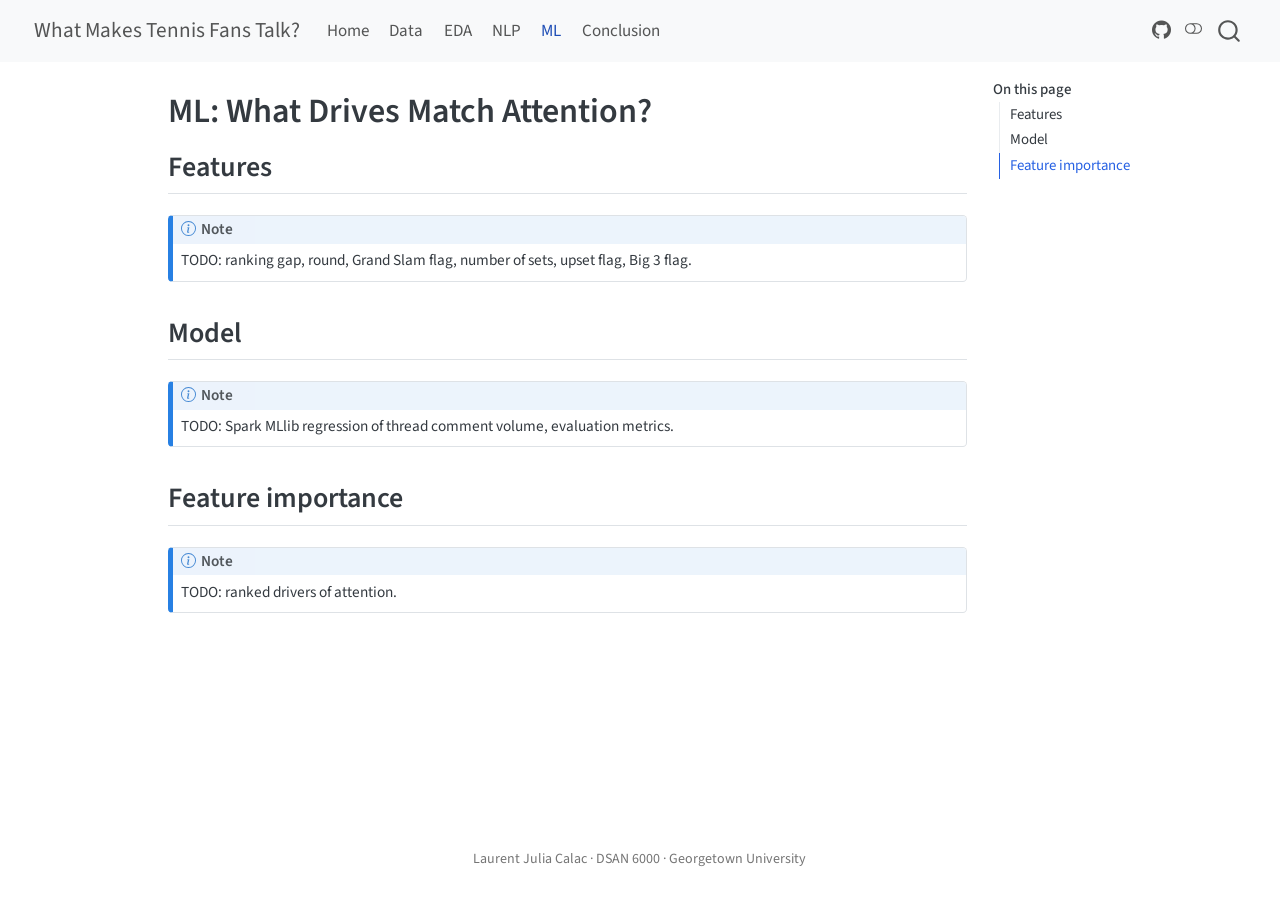
<file: docs/ml.html>
<!DOCTYPE html>
<html xmlns="http://www.w3.org/1999/xhtml" lang="en" xml:lang="en"><head>

<meta charset="utf-8">
<meta name="generator" content="quarto-1.8.23">

<meta name="viewport" content="width=device-width, initial-scale=1.0, user-scalable=yes">


<title>ML: What Drives Match Attention? – What Makes Tennis Fans Talk?</title>
<style>
code{white-space: pre-wrap;}
span.smallcaps{font-variant: small-caps;}
div.columns{display: flex; gap: min(4vw, 1.5em);}
div.column{flex: auto; overflow-x: auto;}
div.hanging-indent{margin-left: 1.5em; text-indent: -1.5em;}
ul.task-list{list-style: none;}
ul.task-list li input[type="checkbox"] {
  width: 0.8em;
  margin: 0 0.8em 0.2em -1em; /* quarto-specific, see https://github.com/quarto-dev/quarto-cli/issues/4556 */ 
  vertical-align: middle;
}
</style>


<script src="site_libs/quarto-nav/quarto-nav.js"></script>
<script src="site_libs/quarto-nav/headroom.min.js"></script>
<script src="site_libs/clipboard/clipboard.min.js"></script>
<script src="site_libs/quarto-search/autocomplete.umd.js"></script>
<script src="site_libs/quarto-search/fuse.min.js"></script>
<script src="site_libs/quarto-search/quarto-search.js"></script>
<meta name="quarto:offset" content="./">
<script src="site_libs/quarto-html/quarto.js" type="module"></script>
<script src="site_libs/quarto-html/tabsets/tabsets.js" type="module"></script>
<script src="site_libs/quarto-html/axe/axe-check.js" type="module"></script>
<script src="site_libs/quarto-html/popper.min.js"></script>
<script src="site_libs/quarto-html/tippy.umd.min.js"></script>
<script src="site_libs/quarto-html/anchor.min.js"></script>
<link href="site_libs/quarto-html/tippy.css" rel="stylesheet">
<link href="site_libs/quarto-html/quarto-syntax-highlighting-1fe81d0376b2c50856e68e651e390326.css" rel="stylesheet" class="quarto-color-scheme" id="quarto-text-highlighting-styles">
<link href="site_libs/quarto-html/quarto-syntax-highlighting-dark-6f6599830d51be977da3b6af758f8eff.css" rel="stylesheet" class="quarto-color-scheme quarto-color-alternate" id="quarto-text-highlighting-styles">
<link href="site_libs/quarto-html/quarto-syntax-highlighting-1fe81d0376b2c50856e68e651e390326.css" rel="stylesheet" class="quarto-color-scheme-extra" id="quarto-text-highlighting-styles">
<script src="site_libs/bootstrap/bootstrap.min.js"></script>
<link href="site_libs/bootstrap/bootstrap-icons.css" rel="stylesheet">
<link href="site_libs/bootstrap/bootstrap-5b4ad623e5705c0698d39aec6f10cf02.min.css" rel="stylesheet" append-hash="true" class="quarto-color-scheme" id="quarto-bootstrap" data-mode="light">
<link href="site_libs/bootstrap/bootstrap-dark-0d4a9d19931feb4fee1ddab4b2489000.min.css" rel="stylesheet" append-hash="true" class="quarto-color-scheme quarto-color-alternate" id="quarto-bootstrap" data-mode="dark">
<link href="site_libs/bootstrap/bootstrap-5b4ad623e5705c0698d39aec6f10cf02.min.css" rel="stylesheet" append-hash="true" class="quarto-color-scheme-extra" id="quarto-bootstrap" data-mode="light">
<script id="quarto-search-options" type="application/json">{
  "location": "navbar",
  "copy-button": false,
  "collapse-after": 3,
  "panel-placement": "end",
  "type": "overlay",
  "limit": 50,
  "keyboard-shortcut": [
    "f",
    "/",
    "s"
  ],
  "show-item-context": false,
  "language": {
    "search-no-results-text": "No results",
    "search-matching-documents-text": "matching documents",
    "search-copy-link-title": "Copy link to search",
    "search-hide-matches-text": "Hide additional matches",
    "search-more-match-text": "more match in this document",
    "search-more-matches-text": "more matches in this document",
    "search-clear-button-title": "Clear",
    "search-text-placeholder": "",
    "search-detached-cancel-button-title": "Cancel",
    "search-submit-button-title": "Submit",
    "search-label": "Search"
  }
}</script>


<link rel="stylesheet" href="styles.css">
</head>

<body class="nav-fixed quarto-light"><script id="quarto-html-before-body" type="application/javascript">
    const toggleBodyColorMode = (bsSheetEl) => {
      const mode = bsSheetEl.getAttribute("data-mode");
      const bodyEl = window.document.querySelector("body");
      if (mode === "dark") {
        bodyEl.classList.add("quarto-dark");
        bodyEl.classList.remove("quarto-light");
      } else {
        bodyEl.classList.add("quarto-light");
        bodyEl.classList.remove("quarto-dark");
      }
    }
    const toggleBodyColorPrimary = () => {
      const bsSheetEl = window.document.querySelector("link#quarto-bootstrap:not([rel=disabled-stylesheet])");
      if (bsSheetEl) {
        toggleBodyColorMode(bsSheetEl);
      }
    }
    const setColorSchemeToggle = (alternate) => {
      const toggles = window.document.querySelectorAll('.quarto-color-scheme-toggle');
      for (let i=0; i < toggles.length; i++) {
        const toggle = toggles[i];
        if (toggle) {
          if (alternate) {
            toggle.classList.add("alternate");
          } else {
            toggle.classList.remove("alternate");
          }
        }
      }
    };
    const toggleColorMode = (alternate) => {
      // Switch the stylesheets
      const primaryStylesheets = window.document.querySelectorAll('link.quarto-color-scheme:not(.quarto-color-alternate)');
      const alternateStylesheets = window.document.querySelectorAll('link.quarto-color-scheme.quarto-color-alternate');
      manageTransitions('#quarto-margin-sidebar .nav-link', false);
      if (alternate) {
        // note: dark is layered on light, we don't disable primary!
        enableStylesheet(alternateStylesheets);
        for (const sheetNode of alternateStylesheets) {
          if (sheetNode.id === "quarto-bootstrap") {
            toggleBodyColorMode(sheetNode);
          }
        }
      } else {
        disableStylesheet(alternateStylesheets);
        enableStylesheet(primaryStylesheets)
        toggleBodyColorPrimary();
      }
      manageTransitions('#quarto-margin-sidebar .nav-link', true);
      // Switch the toggles
      setColorSchemeToggle(alternate)
      // Hack to workaround the fact that safari doesn't
      // properly recolor the scrollbar when toggling (#1455)
      if (navigator.userAgent.indexOf('Safari') > 0 && navigator.userAgent.indexOf('Chrome') == -1) {
        manageTransitions("body", false);
        window.scrollTo(0, 1);
        setTimeout(() => {
          window.scrollTo(0, 0);
          manageTransitions("body", true);
        }, 40);
      }
    }
    const disableStylesheet = (stylesheets) => {
      for (let i=0; i < stylesheets.length; i++) {
        const stylesheet = stylesheets[i];
        stylesheet.rel = 'disabled-stylesheet';
      }
    }
    const enableStylesheet = (stylesheets) => {
      for (let i=0; i < stylesheets.length; i++) {
        const stylesheet = stylesheets[i];
        if(stylesheet.rel !== 'stylesheet') { // for Chrome, which will still FOUC without this check
          stylesheet.rel = 'stylesheet';
        }
      }
    }
    const manageTransitions = (selector, allowTransitions) => {
      const els = window.document.querySelectorAll(selector);
      for (let i=0; i < els.length; i++) {
        const el = els[i];
        if (allowTransitions) {
          el.classList.remove('notransition');
        } else {
          el.classList.add('notransition');
        }
      }
    }
    const isFileUrl = () => {
      return window.location.protocol === 'file:';
    }
    const hasAlternateSentinel = () => {
      let styleSentinel = getColorSchemeSentinel();
      if (styleSentinel !== null) {
        return styleSentinel === "alternate";
      } else {
        return false;
      }
    }
    const setStyleSentinel = (alternate) => {
      const value = alternate ? "alternate" : "default";
      if (!isFileUrl()) {
        window.localStorage.setItem("quarto-color-scheme", value);
      } else {
        localAlternateSentinel = value;
      }
    }
    const getColorSchemeSentinel = () => {
      if (!isFileUrl()) {
        const storageValue = window.localStorage.getItem("quarto-color-scheme");
        return storageValue != null ? storageValue : localAlternateSentinel;
      } else {
        return localAlternateSentinel;
      }
    }
    const toggleGiscusIfUsed = (isAlternate, darkModeDefault) => {
      const baseTheme = document.querySelector('#giscus-base-theme')?.value ?? 'light';
      const alternateTheme = document.querySelector('#giscus-alt-theme')?.value ?? 'dark';
      let newTheme = '';
      if(authorPrefersDark) {
        newTheme = isAlternate ? baseTheme : alternateTheme;
      } else {
        newTheme = isAlternate ? alternateTheme : baseTheme;
      }
      const changeGiscusTheme = () => {
        // From: https://github.com/giscus/giscus/issues/336
        const sendMessage = (message) => {
          const iframe = document.querySelector('iframe.giscus-frame');
          if (!iframe) return;
          iframe.contentWindow.postMessage({ giscus: message }, 'https://giscus.app');
        }
        sendMessage({
          setConfig: {
            theme: newTheme
          }
        });
      }
      const isGiscussLoaded = window.document.querySelector('iframe.giscus-frame') !== null;
      if (isGiscussLoaded) {
        changeGiscusTheme();
      }
    };
    const authorPrefersDark = false;
    const darkModeDefault = authorPrefersDark;
      document.querySelector('link#quarto-text-highlighting-styles.quarto-color-scheme-extra').rel = 'disabled-stylesheet';
      document.querySelector('link#quarto-bootstrap.quarto-color-scheme-extra').rel = 'disabled-stylesheet';
    let localAlternateSentinel = darkModeDefault ? 'alternate' : 'default';
    // Dark / light mode switch
    window.quartoToggleColorScheme = () => {
      // Read the current dark / light value
      let toAlternate = !hasAlternateSentinel();
      toggleColorMode(toAlternate);
      setStyleSentinel(toAlternate);
      toggleGiscusIfUsed(toAlternate, darkModeDefault);
      window.dispatchEvent(new Event('resize'));
    };
    // Switch to dark mode if need be
    if (hasAlternateSentinel()) {
      toggleColorMode(true);
    } else {
      toggleColorMode(false);
    }
  </script>

<div id="quarto-search-results"></div>
  <header id="quarto-header" class="headroom fixed-top">
    <nav class="navbar navbar-expand-lg " data-bs-theme="dark">
      <div class="navbar-container container-fluid">
      <div class="navbar-brand-container mx-auto">
    <a href="./index.html" class="navbar-brand navbar-brand-logo">
    </a>
    <a class="navbar-brand" href="./index.html">
    <span class="navbar-title">What Makes Tennis Fans Talk?</span>
    </a>
  </div>
            <div id="quarto-search" class="" title="Search"></div>
          <button class="navbar-toggler" type="button" data-bs-toggle="collapse" data-bs-target="#navbarCollapse" aria-controls="navbarCollapse" role="menu" aria-expanded="false" aria-label="Toggle navigation" onclick="if (window.quartoToggleHeadroom) { window.quartoToggleHeadroom(); }">
  <span class="navbar-toggler-icon"></span>
</button>
          <div class="collapse navbar-collapse" id="navbarCollapse">
            <ul class="navbar-nav navbar-nav-scroll me-auto">
  <li class="nav-item">
    <a class="nav-link" href="./index.html"> 
<span class="menu-text">Home</span></a>
  </li>  
  <li class="nav-item">
    <a class="nav-link" href="./data.html"> 
<span class="menu-text">Data</span></a>
  </li>  
  <li class="nav-item">
    <a class="nav-link" href="./eda.html"> 
<span class="menu-text">EDA</span></a>
  </li>  
  <li class="nav-item">
    <a class="nav-link" href="./nlp.html"> 
<span class="menu-text">NLP</span></a>
  </li>  
  <li class="nav-item">
    <a class="nav-link active" href="./ml.html" aria-current="page"> 
<span class="menu-text">ML</span></a>
  </li>  
  <li class="nav-item">
    <a class="nav-link" href="./conclusion.html"> 
<span class="menu-text">Conclusion</span></a>
  </li>  
</ul>
            <ul class="navbar-nav navbar-nav-scroll ms-auto">
  <li class="nav-item compact">
    <a class="nav-link" href="https://github.com/Laurent2503/tennis-reddit-analysis"> <i class="bi bi-github" role="img">
</i> 
<span class="menu-text"></span></a>
  </li>  
</ul>
          </div> <!-- /navcollapse -->
            <div class="quarto-navbar-tools">
  <a href="" class="quarto-color-scheme-toggle quarto-navigation-tool  px-1" onclick="window.quartoToggleColorScheme(); return false;" title="Toggle dark mode"><i class="bi"></i></a>
</div>
      </div> <!-- /container-fluid -->
    </nav>
</header>
<!-- content -->
<div id="quarto-content" class="quarto-container page-columns page-rows-contents page-layout-article page-navbar">
<!-- sidebar -->
<!-- margin-sidebar -->
    <div id="quarto-margin-sidebar" class="sidebar margin-sidebar">
        <nav id="TOC" role="doc-toc" class="toc-active">
    <h2 id="toc-title">On this page</h2>
   
  <ul>
  <li><a href="#features" id="toc-features" class="nav-link active" data-scroll-target="#features">Features</a></li>
  <li><a href="#model" id="toc-model" class="nav-link" data-scroll-target="#model">Model</a></li>
  <li><a href="#feature-importance" id="toc-feature-importance" class="nav-link" data-scroll-target="#feature-importance">Feature importance</a></li>
  </ul>
</nav>
    </div>
<!-- main -->
<main class="content" id="quarto-document-content">


<header id="title-block-header" class="quarto-title-block default">
<div class="quarto-title">
<h1 class="title">ML: What Drives Match Attention?</h1>
</div>



<div class="quarto-title-meta">

    
  
    
  </div>
  


</header>


<section id="features" class="level2">
<h2 class="anchored" data-anchor-id="features">Features</h2>
<div class="callout callout-style-default callout-note callout-titled">
<div class="callout-header d-flex align-content-center">
<div class="callout-icon-container">
<i class="callout-icon"></i>
</div>
<div class="callout-title-container flex-fill">
Note
</div>
</div>
<div class="callout-body-container callout-body">
<p>TODO: ranking gap, round, Grand Slam flag, number of sets, upset flag, Big 3 flag.</p>
</div>
</div>
</section>
<section id="model" class="level2">
<h2 class="anchored" data-anchor-id="model">Model</h2>
<div class="callout callout-style-default callout-note callout-titled">
<div class="callout-header d-flex align-content-center">
<div class="callout-icon-container">
<i class="callout-icon"></i>
</div>
<div class="callout-title-container flex-fill">
Note
</div>
</div>
<div class="callout-body-container callout-body">
<p>TODO: Spark MLlib regression of thread comment volume, evaluation metrics.</p>
</div>
</div>
</section>
<section id="feature-importance" class="level2">
<h2 class="anchored" data-anchor-id="feature-importance">Feature importance</h2>
<div class="callout callout-style-default callout-note callout-titled">
<div class="callout-header d-flex align-content-center">
<div class="callout-icon-container">
<i class="callout-icon"></i>
</div>
<div class="callout-title-container flex-fill">
Note
</div>
</div>
<div class="callout-body-container callout-body">
<p>TODO: ranked drivers of attention.</p>
</div>
</div>


</section>

</main> <!-- /main -->
<script id="quarto-html-after-body" type="application/javascript">
  window.document.addEventListener("DOMContentLoaded", function (event) {
    // Ensure there is a toggle, if there isn't float one in the top right
    if (window.document.querySelector('.quarto-color-scheme-toggle') === null) {
      const a = window.document.createElement('a');
      a.classList.add('top-right');
      a.classList.add('quarto-color-scheme-toggle');
      a.href = "";
      a.onclick = function() { try { window.quartoToggleColorScheme(); } catch {} return false; };
      const i = window.document.createElement("i");
      i.classList.add('bi');
      a.appendChild(i);
      window.document.body.appendChild(a);
    }
    setColorSchemeToggle(hasAlternateSentinel())
    const icon = "";
    const anchorJS = new window.AnchorJS();
    anchorJS.options = {
      placement: 'right',
      icon: icon
    };
    anchorJS.add('.anchored');
    const isCodeAnnotation = (el) => {
      for (const clz of el.classList) {
        if (clz.startsWith('code-annotation-')) {                     
          return true;
        }
      }
      return false;
    }
    const onCopySuccess = function(e) {
      // button target
      const button = e.trigger;
      // don't keep focus
      button.blur();
      // flash "checked"
      button.classList.add('code-copy-button-checked');
      var currentTitle = button.getAttribute("title");
      button.setAttribute("title", "Copied!");
      let tooltip;
      if (window.bootstrap) {
        button.setAttribute("data-bs-toggle", "tooltip");
        button.setAttribute("data-bs-placement", "left");
        button.setAttribute("data-bs-title", "Copied!");
        tooltip = new bootstrap.Tooltip(button, 
          { trigger: "manual", 
            customClass: "code-copy-button-tooltip",
            offset: [0, -8]});
        tooltip.show();    
      }
      setTimeout(function() {
        if (tooltip) {
          tooltip.hide();
          button.removeAttribute("data-bs-title");
          button.removeAttribute("data-bs-toggle");
          button.removeAttribute("data-bs-placement");
        }
        button.setAttribute("title", currentTitle);
        button.classList.remove('code-copy-button-checked');
      }, 1000);
      // clear code selection
      e.clearSelection();
    }
    const getTextToCopy = function(trigger) {
      const outerScaffold = trigger.parentElement.cloneNode(true);
      const codeEl = outerScaffold.querySelector('code');
      for (const childEl of codeEl.children) {
        if (isCodeAnnotation(childEl)) {
          childEl.remove();
        }
      }
      return codeEl.innerText;
    }
    const clipboard = new window.ClipboardJS('.code-copy-button:not([data-in-quarto-modal])', {
      text: getTextToCopy
    });
    clipboard.on('success', onCopySuccess);
    if (window.document.getElementById('quarto-embedded-source-code-modal')) {
      const clipboardModal = new window.ClipboardJS('.code-copy-button[data-in-quarto-modal]', {
        text: getTextToCopy,
        container: window.document.getElementById('quarto-embedded-source-code-modal')
      });
      clipboardModal.on('success', onCopySuccess);
    }
      var localhostRegex = new RegExp(/^(?:http|https):\/\/localhost\:?[0-9]*\//);
      var mailtoRegex = new RegExp(/^mailto:/);
        var filterRegex = new RegExp('/' + window.location.host + '/');
      var isInternal = (href) => {
          return filterRegex.test(href) || localhostRegex.test(href) || mailtoRegex.test(href);
      }
      // Inspect non-navigation links and adorn them if external
     var links = window.document.querySelectorAll('a[href]:not(.nav-link):not(.navbar-brand):not(.toc-action):not(.sidebar-link):not(.sidebar-item-toggle):not(.pagination-link):not(.no-external):not([aria-hidden]):not(.dropdown-item):not(.quarto-navigation-tool):not(.about-link)');
      for (var i=0; i<links.length; i++) {
        const link = links[i];
        if (!isInternal(link.href)) {
          // undo the damage that might have been done by quarto-nav.js in the case of
          // links that we want to consider external
          if (link.dataset.originalHref !== undefined) {
            link.href = link.dataset.originalHref;
          }
        }
      }
    function tippyHover(el, contentFn, onTriggerFn, onUntriggerFn) {
      const config = {
        allowHTML: true,
        maxWidth: 500,
        delay: 100,
        arrow: false,
        appendTo: function(el) {
            return el.parentElement;
        },
        interactive: true,
        interactiveBorder: 10,
        theme: 'quarto',
        placement: 'bottom-start',
      };
      if (contentFn) {
        config.content = contentFn;
      }
      if (onTriggerFn) {
        config.onTrigger = onTriggerFn;
      }
      if (onUntriggerFn) {
        config.onUntrigger = onUntriggerFn;
      }
      window.tippy(el, config); 
    }
    const noterefs = window.document.querySelectorAll('a[role="doc-noteref"]');
    for (var i=0; i<noterefs.length; i++) {
      const ref = noterefs[i];
      tippyHover(ref, function() {
        // use id or data attribute instead here
        let href = ref.getAttribute('data-footnote-href') || ref.getAttribute('href');
        try { href = new URL(href).hash; } catch {}
        const id = href.replace(/^#\/?/, "");
        const note = window.document.getElementById(id);
        if (note) {
          return note.innerHTML;
        } else {
          return "";
        }
      });
    }
    const xrefs = window.document.querySelectorAll('a.quarto-xref');
    const processXRef = (id, note) => {
      // Strip column container classes
      const stripColumnClz = (el) => {
        el.classList.remove("page-full", "page-columns");
        if (el.children) {
          for (const child of el.children) {
            stripColumnClz(child);
          }
        }
      }
      stripColumnClz(note)
      if (id === null || id.startsWith('sec-')) {
        // Special case sections, only their first couple elements
        const container = document.createElement("div");
        if (note.children && note.children.length > 2) {
          container.appendChild(note.children[0].cloneNode(true));
          for (let i = 1; i < note.children.length; i++) {
            const child = note.children[i];
            if (child.tagName === "P" && child.innerText === "") {
              continue;
            } else {
              container.appendChild(child.cloneNode(true));
              break;
            }
          }
          if (window.Quarto?.typesetMath) {
            window.Quarto.typesetMath(container);
          }
          return container.innerHTML
        } else {
          if (window.Quarto?.typesetMath) {
            window.Quarto.typesetMath(note);
          }
          return note.innerHTML;
        }
      } else {
        // Remove any anchor links if they are present
        const anchorLink = note.querySelector('a.anchorjs-link');
        if (anchorLink) {
          anchorLink.remove();
        }
        if (window.Quarto?.typesetMath) {
          window.Quarto.typesetMath(note);
        }
        if (note.classList.contains("callout")) {
          return note.outerHTML;
        } else {
          return note.innerHTML;
        }
      }
    }
    for (var i=0; i<xrefs.length; i++) {
      const xref = xrefs[i];
      tippyHover(xref, undefined, function(instance) {
        instance.disable();
        let url = xref.getAttribute('href');
        let hash = undefined; 
        if (url.startsWith('#')) {
          hash = url;
        } else {
          try { hash = new URL(url).hash; } catch {}
        }
        if (hash) {
          const id = hash.replace(/^#\/?/, "");
          const note = window.document.getElementById(id);
          if (note !== null) {
            try {
              const html = processXRef(id, note.cloneNode(true));
              instance.setContent(html);
            } finally {
              instance.enable();
              instance.show();
            }
          } else {
            // See if we can fetch this
            fetch(url.split('#')[0])
            .then(res => res.text())
            .then(html => {
              const parser = new DOMParser();
              const htmlDoc = parser.parseFromString(html, "text/html");
              const note = htmlDoc.getElementById(id);
              if (note !== null) {
                const html = processXRef(id, note);
                instance.setContent(html);
              } 
            }).finally(() => {
              instance.enable();
              instance.show();
            });
          }
        } else {
          // See if we can fetch a full url (with no hash to target)
          // This is a special case and we should probably do some content thinning / targeting
          fetch(url)
          .then(res => res.text())
          .then(html => {
            const parser = new DOMParser();
            const htmlDoc = parser.parseFromString(html, "text/html");
            const note = htmlDoc.querySelector('main.content');
            if (note !== null) {
              // This should only happen for chapter cross references
              // (since there is no id in the URL)
              // remove the first header
              if (note.children.length > 0 && note.children[0].tagName === "HEADER") {
                note.children[0].remove();
              }
              const html = processXRef(null, note);
              instance.setContent(html);
            } 
          }).finally(() => {
            instance.enable();
            instance.show();
          });
        }
      }, function(instance) {
      });
    }
        let selectedAnnoteEl;
        const selectorForAnnotation = ( cell, annotation) => {
          let cellAttr = 'data-code-cell="' + cell + '"';
          let lineAttr = 'data-code-annotation="' +  annotation + '"';
          const selector = 'span[' + cellAttr + '][' + lineAttr + ']';
          return selector;
        }
        const selectCodeLines = (annoteEl) => {
          const doc = window.document;
          const targetCell = annoteEl.getAttribute("data-target-cell");
          const targetAnnotation = annoteEl.getAttribute("data-target-annotation");
          const annoteSpan = window.document.querySelector(selectorForAnnotation(targetCell, targetAnnotation));
          const lines = annoteSpan.getAttribute("data-code-lines").split(",");
          const lineIds = lines.map((line) => {
            return targetCell + "-" + line;
          })
          let top = null;
          let height = null;
          let parent = null;
          if (lineIds.length > 0) {
              //compute the position of the single el (top and bottom and make a div)
              const el = window.document.getElementById(lineIds[0]);
              top = el.offsetTop;
              height = el.offsetHeight;
              parent = el.parentElement.parentElement;
            if (lineIds.length > 1) {
              const lastEl = window.document.getElementById(lineIds[lineIds.length - 1]);
              const bottom = lastEl.offsetTop + lastEl.offsetHeight;
              height = bottom - top;
            }
            if (top !== null && height !== null && parent !== null) {
              // cook up a div (if necessary) and position it 
              let div = window.document.getElementById("code-annotation-line-highlight");
              if (div === null) {
                div = window.document.createElement("div");
                div.setAttribute("id", "code-annotation-line-highlight");
                div.style.position = 'absolute';
                parent.appendChild(div);
              }
              div.style.top = top - 2 + "px";
              div.style.height = height + 4 + "px";
              div.style.left = 0;
              let gutterDiv = window.document.getElementById("code-annotation-line-highlight-gutter");
              if (gutterDiv === null) {
                gutterDiv = window.document.createElement("div");
                gutterDiv.setAttribute("id", "code-annotation-line-highlight-gutter");
                gutterDiv.style.position = 'absolute';
                const codeCell = window.document.getElementById(targetCell);
                const gutter = codeCell.querySelector('.code-annotation-gutter');
                gutter.appendChild(gutterDiv);
              }
              gutterDiv.style.top = top - 2 + "px";
              gutterDiv.style.height = height + 4 + "px";
            }
            selectedAnnoteEl = annoteEl;
          }
        };
        const unselectCodeLines = () => {
          const elementsIds = ["code-annotation-line-highlight", "code-annotation-line-highlight-gutter"];
          elementsIds.forEach((elId) => {
            const div = window.document.getElementById(elId);
            if (div) {
              div.remove();
            }
          });
          selectedAnnoteEl = undefined;
        };
          // Handle positioning of the toggle
      window.addEventListener(
        "resize",
        throttle(() => {
          elRect = undefined;
          if (selectedAnnoteEl) {
            selectCodeLines(selectedAnnoteEl);
          }
        }, 10)
      );
      function throttle(fn, ms) {
      let throttle = false;
      let timer;
        return (...args) => {
          if(!throttle) { // first call gets through
              fn.apply(this, args);
              throttle = true;
          } else { // all the others get throttled
              if(timer) clearTimeout(timer); // cancel #2
              timer = setTimeout(() => {
                fn.apply(this, args);
                timer = throttle = false;
              }, ms);
          }
        };
      }
        // Attach click handler to the DT
        const annoteDls = window.document.querySelectorAll('dt[data-target-cell]');
        for (const annoteDlNode of annoteDls) {
          annoteDlNode.addEventListener('click', (event) => {
            const clickedEl = event.target;
            if (clickedEl !== selectedAnnoteEl) {
              unselectCodeLines();
              const activeEl = window.document.querySelector('dt[data-target-cell].code-annotation-active');
              if (activeEl) {
                activeEl.classList.remove('code-annotation-active');
              }
              selectCodeLines(clickedEl);
              clickedEl.classList.add('code-annotation-active');
            } else {
              // Unselect the line
              unselectCodeLines();
              clickedEl.classList.remove('code-annotation-active');
            }
          });
        }
    const findCites = (el) => {
      const parentEl = el.parentElement;
      if (parentEl) {
        const cites = parentEl.dataset.cites;
        if (cites) {
          return {
            el,
            cites: cites.split(' ')
          };
        } else {
          return findCites(el.parentElement)
        }
      } else {
        return undefined;
      }
    };
    var bibliorefs = window.document.querySelectorAll('a[role="doc-biblioref"]');
    for (var i=0; i<bibliorefs.length; i++) {
      const ref = bibliorefs[i];
      const citeInfo = findCites(ref);
      if (citeInfo) {
        tippyHover(citeInfo.el, function() {
          var popup = window.document.createElement('div');
          citeInfo.cites.forEach(function(cite) {
            var citeDiv = window.document.createElement('div');
            citeDiv.classList.add('hanging-indent');
            citeDiv.classList.add('csl-entry');
            var biblioDiv = window.document.getElementById('ref-' + cite);
            if (biblioDiv) {
              citeDiv.innerHTML = biblioDiv.innerHTML;
            }
            popup.appendChild(citeDiv);
          });
          return popup.innerHTML;
        });
      }
    }
  });
  </script>
</div> <!-- /content -->
<footer class="footer">
  <div class="nav-footer">
    <div class="nav-footer-left">
      &nbsp;
    </div>   
    <div class="nav-footer-center">
<p>Laurent Julia Calac · DSAN 6000 · Georgetown University</p>
</div>
    <div class="nav-footer-right">
      &nbsp;
    </div>
  </div>
</footer>




</body></html>
</file>
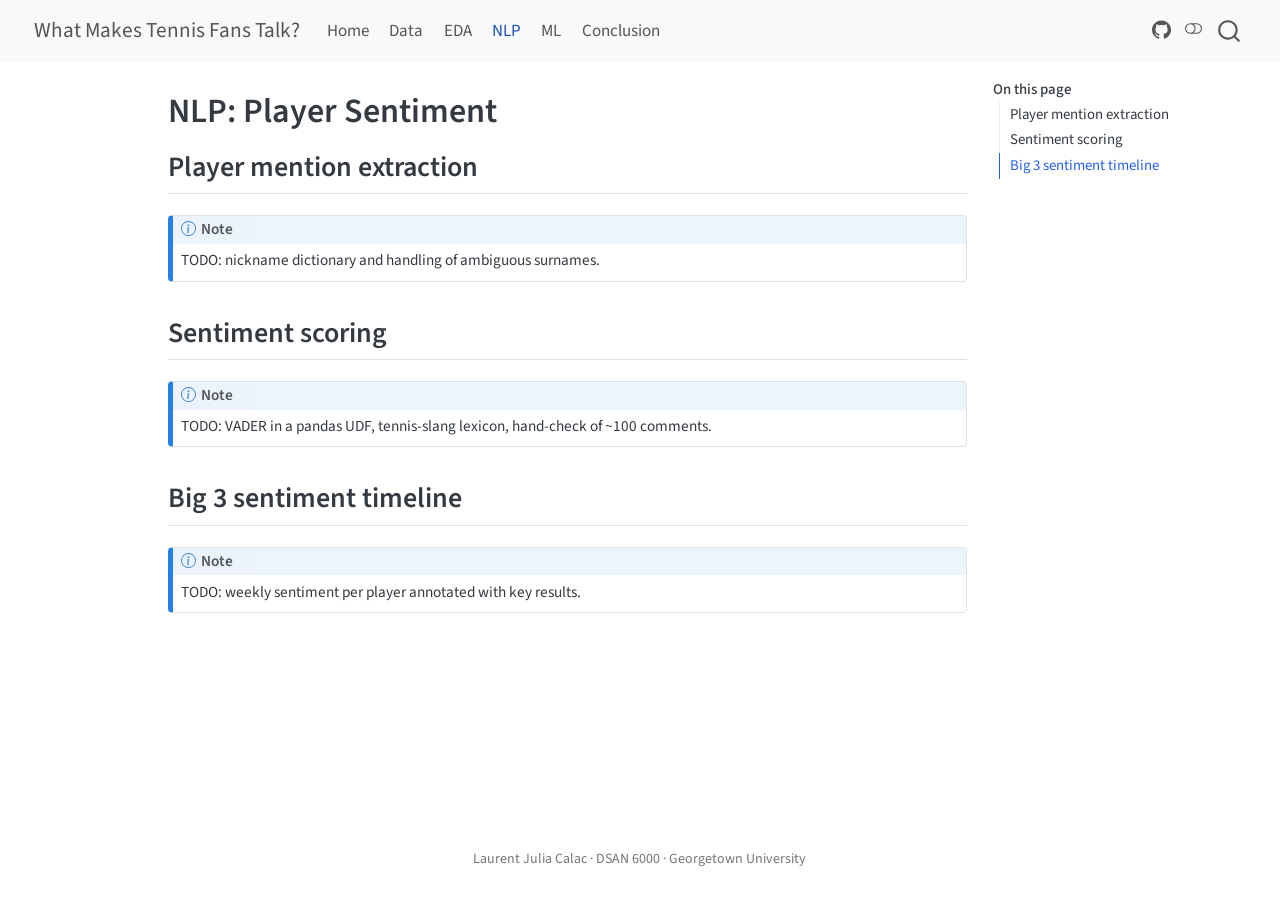
<file: docs/nlp.html>
<!DOCTYPE html>
<html xmlns="http://www.w3.org/1999/xhtml" lang="en" xml:lang="en"><head>

<meta charset="utf-8">
<meta name="generator" content="quarto-1.8.23">

<meta name="viewport" content="width=device-width, initial-scale=1.0, user-scalable=yes">


<title>NLP: Player Sentiment – What Makes Tennis Fans Talk?</title>
<style>
code{white-space: pre-wrap;}
span.smallcaps{font-variant: small-caps;}
div.columns{display: flex; gap: min(4vw, 1.5em);}
div.column{flex: auto; overflow-x: auto;}
div.hanging-indent{margin-left: 1.5em; text-indent: -1.5em;}
ul.task-list{list-style: none;}
ul.task-list li input[type="checkbox"] {
  width: 0.8em;
  margin: 0 0.8em 0.2em -1em; /* quarto-specific, see https://github.com/quarto-dev/quarto-cli/issues/4556 */ 
  vertical-align: middle;
}
</style>


<script src="site_libs/quarto-nav/quarto-nav.js"></script>
<script src="site_libs/quarto-nav/headroom.min.js"></script>
<script src="site_libs/clipboard/clipboard.min.js"></script>
<script src="site_libs/quarto-search/autocomplete.umd.js"></script>
<script src="site_libs/quarto-search/fuse.min.js"></script>
<script src="site_libs/quarto-search/quarto-search.js"></script>
<meta name="quarto:offset" content="./">
<script src="site_libs/quarto-html/quarto.js" type="module"></script>
<script src="site_libs/quarto-html/tabsets/tabsets.js" type="module"></script>
<script src="site_libs/quarto-html/axe/axe-check.js" type="module"></script>
<script src="site_libs/quarto-html/popper.min.js"></script>
<script src="site_libs/quarto-html/tippy.umd.min.js"></script>
<script src="site_libs/quarto-html/anchor.min.js"></script>
<link href="site_libs/quarto-html/tippy.css" rel="stylesheet">
<link href="site_libs/quarto-html/quarto-syntax-highlighting-1fe81d0376b2c50856e68e651e390326.css" rel="stylesheet" class="quarto-color-scheme" id="quarto-text-highlighting-styles">
<link href="site_libs/quarto-html/quarto-syntax-highlighting-dark-6f6599830d51be977da3b6af758f8eff.css" rel="stylesheet" class="quarto-color-scheme quarto-color-alternate" id="quarto-text-highlighting-styles">
<link href="site_libs/quarto-html/quarto-syntax-highlighting-1fe81d0376b2c50856e68e651e390326.css" rel="stylesheet" class="quarto-color-scheme-extra" id="quarto-text-highlighting-styles">
<script src="site_libs/bootstrap/bootstrap.min.js"></script>
<link href="site_libs/bootstrap/bootstrap-icons.css" rel="stylesheet">
<link href="site_libs/bootstrap/bootstrap-5b4ad623e5705c0698d39aec6f10cf02.min.css" rel="stylesheet" append-hash="true" class="quarto-color-scheme" id="quarto-bootstrap" data-mode="light">
<link href="site_libs/bootstrap/bootstrap-dark-0d4a9d19931feb4fee1ddab4b2489000.min.css" rel="stylesheet" append-hash="true" class="quarto-color-scheme quarto-color-alternate" id="quarto-bootstrap" data-mode="dark">
<link href="site_libs/bootstrap/bootstrap-5b4ad623e5705c0698d39aec6f10cf02.min.css" rel="stylesheet" append-hash="true" class="quarto-color-scheme-extra" id="quarto-bootstrap" data-mode="light">
<script id="quarto-search-options" type="application/json">{
  "location": "navbar",
  "copy-button": false,
  "collapse-after": 3,
  "panel-placement": "end",
  "type": "overlay",
  "limit": 50,
  "keyboard-shortcut": [
    "f",
    "/",
    "s"
  ],
  "show-item-context": false,
  "language": {
    "search-no-results-text": "No results",
    "search-matching-documents-text": "matching documents",
    "search-copy-link-title": "Copy link to search",
    "search-hide-matches-text": "Hide additional matches",
    "search-more-match-text": "more match in this document",
    "search-more-matches-text": "more matches in this document",
    "search-clear-button-title": "Clear",
    "search-text-placeholder": "",
    "search-detached-cancel-button-title": "Cancel",
    "search-submit-button-title": "Submit",
    "search-label": "Search"
  }
}</script>


<link rel="stylesheet" href="styles.css">
</head>

<body class="nav-fixed quarto-light"><script id="quarto-html-before-body" type="application/javascript">
    const toggleBodyColorMode = (bsSheetEl) => {
      const mode = bsSheetEl.getAttribute("data-mode");
      const bodyEl = window.document.querySelector("body");
      if (mode === "dark") {
        bodyEl.classList.add("quarto-dark");
        bodyEl.classList.remove("quarto-light");
      } else {
        bodyEl.classList.add("quarto-light");
        bodyEl.classList.remove("quarto-dark");
      }
    }
    const toggleBodyColorPrimary = () => {
      const bsSheetEl = window.document.querySelector("link#quarto-bootstrap:not([rel=disabled-stylesheet])");
      if (bsSheetEl) {
        toggleBodyColorMode(bsSheetEl);
      }
    }
    const setColorSchemeToggle = (alternate) => {
      const toggles = window.document.querySelectorAll('.quarto-color-scheme-toggle');
      for (let i=0; i < toggles.length; i++) {
        const toggle = toggles[i];
        if (toggle) {
          if (alternate) {
            toggle.classList.add("alternate");
          } else {
            toggle.classList.remove("alternate");
          }
        }
      }
    };
    const toggleColorMode = (alternate) => {
      // Switch the stylesheets
      const primaryStylesheets = window.document.querySelectorAll('link.quarto-color-scheme:not(.quarto-color-alternate)');
      const alternateStylesheets = window.document.querySelectorAll('link.quarto-color-scheme.quarto-color-alternate');
      manageTransitions('#quarto-margin-sidebar .nav-link', false);
      if (alternate) {
        // note: dark is layered on light, we don't disable primary!
        enableStylesheet(alternateStylesheets);
        for (const sheetNode of alternateStylesheets) {
          if (sheetNode.id === "quarto-bootstrap") {
            toggleBodyColorMode(sheetNode);
          }
        }
      } else {
        disableStylesheet(alternateStylesheets);
        enableStylesheet(primaryStylesheets)
        toggleBodyColorPrimary();
      }
      manageTransitions('#quarto-margin-sidebar .nav-link', true);
      // Switch the toggles
      setColorSchemeToggle(alternate)
      // Hack to workaround the fact that safari doesn't
      // properly recolor the scrollbar when toggling (#1455)
      if (navigator.userAgent.indexOf('Safari') > 0 && navigator.userAgent.indexOf('Chrome') == -1) {
        manageTransitions("body", false);
        window.scrollTo(0, 1);
        setTimeout(() => {
          window.scrollTo(0, 0);
          manageTransitions("body", true);
        }, 40);
      }
    }
    const disableStylesheet = (stylesheets) => {
      for (let i=0; i < stylesheets.length; i++) {
        const stylesheet = stylesheets[i];
        stylesheet.rel = 'disabled-stylesheet';
      }
    }
    const enableStylesheet = (stylesheets) => {
      for (let i=0; i < stylesheets.length; i++) {
        const stylesheet = stylesheets[i];
        if(stylesheet.rel !== 'stylesheet') { // for Chrome, which will still FOUC without this check
          stylesheet.rel = 'stylesheet';
        }
      }
    }
    const manageTransitions = (selector, allowTransitions) => {
      const els = window.document.querySelectorAll(selector);
      for (let i=0; i < els.length; i++) {
        const el = els[i];
        if (allowTransitions) {
          el.classList.remove('notransition');
        } else {
          el.classList.add('notransition');
        }
      }
    }
    const isFileUrl = () => {
      return window.location.protocol === 'file:';
    }
    const hasAlternateSentinel = () => {
      let styleSentinel = getColorSchemeSentinel();
      if (styleSentinel !== null) {
        return styleSentinel === "alternate";
      } else {
        return false;
      }
    }
    const setStyleSentinel = (alternate) => {
      const value = alternate ? "alternate" : "default";
      if (!isFileUrl()) {
        window.localStorage.setItem("quarto-color-scheme", value);
      } else {
        localAlternateSentinel = value;
      }
    }
    const getColorSchemeSentinel = () => {
      if (!isFileUrl()) {
        const storageValue = window.localStorage.getItem("quarto-color-scheme");
        return storageValue != null ? storageValue : localAlternateSentinel;
      } else {
        return localAlternateSentinel;
      }
    }
    const toggleGiscusIfUsed = (isAlternate, darkModeDefault) => {
      const baseTheme = document.querySelector('#giscus-base-theme')?.value ?? 'light';
      const alternateTheme = document.querySelector('#giscus-alt-theme')?.value ?? 'dark';
      let newTheme = '';
      if(authorPrefersDark) {
        newTheme = isAlternate ? baseTheme : alternateTheme;
      } else {
        newTheme = isAlternate ? alternateTheme : baseTheme;
      }
      const changeGiscusTheme = () => {
        // From: https://github.com/giscus/giscus/issues/336
        const sendMessage = (message) => {
          const iframe = document.querySelector('iframe.giscus-frame');
          if (!iframe) return;
          iframe.contentWindow.postMessage({ giscus: message }, 'https://giscus.app');
        }
        sendMessage({
          setConfig: {
            theme: newTheme
          }
        });
      }
      const isGiscussLoaded = window.document.querySelector('iframe.giscus-frame') !== null;
      if (isGiscussLoaded) {
        changeGiscusTheme();
      }
    };
    const authorPrefersDark = false;
    const darkModeDefault = authorPrefersDark;
      document.querySelector('link#quarto-text-highlighting-styles.quarto-color-scheme-extra').rel = 'disabled-stylesheet';
      document.querySelector('link#quarto-bootstrap.quarto-color-scheme-extra').rel = 'disabled-stylesheet';
    let localAlternateSentinel = darkModeDefault ? 'alternate' : 'default';
    // Dark / light mode switch
    window.quartoToggleColorScheme = () => {
      // Read the current dark / light value
      let toAlternate = !hasAlternateSentinel();
      toggleColorMode(toAlternate);
      setStyleSentinel(toAlternate);
      toggleGiscusIfUsed(toAlternate, darkModeDefault);
      window.dispatchEvent(new Event('resize'));
    };
    // Switch to dark mode if need be
    if (hasAlternateSentinel()) {
      toggleColorMode(true);
    } else {
      toggleColorMode(false);
    }
  </script>

<div id="quarto-search-results"></div>
  <header id="quarto-header" class="headroom fixed-top">
    <nav class="navbar navbar-expand-lg " data-bs-theme="dark">
      <div class="navbar-container container-fluid">
      <div class="navbar-brand-container mx-auto">
    <a href="./index.html" class="navbar-brand navbar-brand-logo">
    </a>
    <a class="navbar-brand" href="./index.html">
    <span class="navbar-title">What Makes Tennis Fans Talk?</span>
    </a>
  </div>
            <div id="quarto-search" class="" title="Search"></div>
          <button class="navbar-toggler" type="button" data-bs-toggle="collapse" data-bs-target="#navbarCollapse" aria-controls="navbarCollapse" role="menu" aria-expanded="false" aria-label="Toggle navigation" onclick="if (window.quartoToggleHeadroom) { window.quartoToggleHeadroom(); }">
  <span class="navbar-toggler-icon"></span>
</button>
          <div class="collapse navbar-collapse" id="navbarCollapse">
            <ul class="navbar-nav navbar-nav-scroll me-auto">
  <li class="nav-item">
    <a class="nav-link" href="./index.html"> 
<span class="menu-text">Home</span></a>
  </li>  
  <li class="nav-item">
    <a class="nav-link" href="./data.html"> 
<span class="menu-text">Data</span></a>
  </li>  
  <li class="nav-item">
    <a class="nav-link" href="./eda.html"> 
<span class="menu-text">EDA</span></a>
  </li>  
  <li class="nav-item">
    <a class="nav-link active" href="./nlp.html" aria-current="page"> 
<span class="menu-text">NLP</span></a>
  </li>  
  <li class="nav-item">
    <a class="nav-link" href="./ml.html"> 
<span class="menu-text">ML</span></a>
  </li>  
  <li class="nav-item">
    <a class="nav-link" href="./conclusion.html"> 
<span class="menu-text">Conclusion</span></a>
  </li>  
</ul>
            <ul class="navbar-nav navbar-nav-scroll ms-auto">
  <li class="nav-item compact">
    <a class="nav-link" href="https://github.com/Laurent2503/tennis-reddit-analysis"> <i class="bi bi-github" role="img">
</i> 
<span class="menu-text"></span></a>
  </li>  
</ul>
          </div> <!-- /navcollapse -->
            <div class="quarto-navbar-tools">
  <a href="" class="quarto-color-scheme-toggle quarto-navigation-tool  px-1" onclick="window.quartoToggleColorScheme(); return false;" title="Toggle dark mode"><i class="bi"></i></a>
</div>
      </div> <!-- /container-fluid -->
    </nav>
</header>
<!-- content -->
<div id="quarto-content" class="quarto-container page-columns page-rows-contents page-layout-article page-navbar">
<!-- sidebar -->
<!-- margin-sidebar -->
    <div id="quarto-margin-sidebar" class="sidebar margin-sidebar">
        <nav id="TOC" role="doc-toc" class="toc-active">
    <h2 id="toc-title">On this page</h2>
   
  <ul>
  <li><a href="#player-mention-extraction" id="toc-player-mention-extraction" class="nav-link active" data-scroll-target="#player-mention-extraction">Player mention extraction</a></li>
  <li><a href="#sentiment-scoring" id="toc-sentiment-scoring" class="nav-link" data-scroll-target="#sentiment-scoring">Sentiment scoring</a></li>
  <li><a href="#big-3-sentiment-timeline" id="toc-big-3-sentiment-timeline" class="nav-link" data-scroll-target="#big-3-sentiment-timeline">Big 3 sentiment timeline</a></li>
  </ul>
</nav>
    </div>
<!-- main -->
<main class="content" id="quarto-document-content">


<header id="title-block-header" class="quarto-title-block default">
<div class="quarto-title">
<h1 class="title">NLP: Player Sentiment</h1>
</div>



<div class="quarto-title-meta">

    
  
    
  </div>
  


</header>


<section id="player-mention-extraction" class="level2">
<h2 class="anchored" data-anchor-id="player-mention-extraction">Player mention extraction</h2>
<div class="callout callout-style-default callout-note callout-titled">
<div class="callout-header d-flex align-content-center">
<div class="callout-icon-container">
<i class="callout-icon"></i>
</div>
<div class="callout-title-container flex-fill">
Note
</div>
</div>
<div class="callout-body-container callout-body">
<p>TODO: nickname dictionary and handling of ambiguous surnames.</p>
</div>
</div>
</section>
<section id="sentiment-scoring" class="level2">
<h2 class="anchored" data-anchor-id="sentiment-scoring">Sentiment scoring</h2>
<div class="callout callout-style-default callout-note callout-titled">
<div class="callout-header d-flex align-content-center">
<div class="callout-icon-container">
<i class="callout-icon"></i>
</div>
<div class="callout-title-container flex-fill">
Note
</div>
</div>
<div class="callout-body-container callout-body">
<p>TODO: VADER in a pandas UDF, tennis-slang lexicon, hand-check of ~100 comments.</p>
</div>
</div>
</section>
<section id="big-3-sentiment-timeline" class="level2">
<h2 class="anchored" data-anchor-id="big-3-sentiment-timeline">Big 3 sentiment timeline</h2>
<div class="callout callout-style-default callout-note callout-titled">
<div class="callout-header d-flex align-content-center">
<div class="callout-icon-container">
<i class="callout-icon"></i>
</div>
<div class="callout-title-container flex-fill">
Note
</div>
</div>
<div class="callout-body-container callout-body">
<p>TODO: weekly sentiment per player annotated with key results.</p>
</div>
</div>


</section>

</main> <!-- /main -->
<script id="quarto-html-after-body" type="application/javascript">
  window.document.addEventListener("DOMContentLoaded", function (event) {
    // Ensure there is a toggle, if there isn't float one in the top right
    if (window.document.querySelector('.quarto-color-scheme-toggle') === null) {
      const a = window.document.createElement('a');
      a.classList.add('top-right');
      a.classList.add('quarto-color-scheme-toggle');
      a.href = "";
      a.onclick = function() { try { window.quartoToggleColorScheme(); } catch {} return false; };
      const i = window.document.createElement("i");
      i.classList.add('bi');
      a.appendChild(i);
      window.document.body.appendChild(a);
    }
    setColorSchemeToggle(hasAlternateSentinel())
    const icon = "";
    const anchorJS = new window.AnchorJS();
    anchorJS.options = {
      placement: 'right',
      icon: icon
    };
    anchorJS.add('.anchored');
    const isCodeAnnotation = (el) => {
      for (const clz of el.classList) {
        if (clz.startsWith('code-annotation-')) {                     
          return true;
        }
      }
      return false;
    }
    const onCopySuccess = function(e) {
      // button target
      const button = e.trigger;
      // don't keep focus
      button.blur();
      // flash "checked"
      button.classList.add('code-copy-button-checked');
      var currentTitle = button.getAttribute("title");
      button.setAttribute("title", "Copied!");
      let tooltip;
      if (window.bootstrap) {
        button.setAttribute("data-bs-toggle", "tooltip");
        button.setAttribute("data-bs-placement", "left");
        button.setAttribute("data-bs-title", "Copied!");
        tooltip = new bootstrap.Tooltip(button, 
          { trigger: "manual", 
            customClass: "code-copy-button-tooltip",
            offset: [0, -8]});
        tooltip.show();    
      }
      setTimeout(function() {
        if (tooltip) {
          tooltip.hide();
          button.removeAttribute("data-bs-title");
          button.removeAttribute("data-bs-toggle");
          button.removeAttribute("data-bs-placement");
        }
        button.setAttribute("title", currentTitle);
        button.classList.remove('code-copy-button-checked');
      }, 1000);
      // clear code selection
      e.clearSelection();
    }
    const getTextToCopy = function(trigger) {
      const outerScaffold = trigger.parentElement.cloneNode(true);
      const codeEl = outerScaffold.querySelector('code');
      for (const childEl of codeEl.children) {
        if (isCodeAnnotation(childEl)) {
          childEl.remove();
        }
      }
      return codeEl.innerText;
    }
    const clipboard = new window.ClipboardJS('.code-copy-button:not([data-in-quarto-modal])', {
      text: getTextToCopy
    });
    clipboard.on('success', onCopySuccess);
    if (window.document.getElementById('quarto-embedded-source-code-modal')) {
      const clipboardModal = new window.ClipboardJS('.code-copy-button[data-in-quarto-modal]', {
        text: getTextToCopy,
        container: window.document.getElementById('quarto-embedded-source-code-modal')
      });
      clipboardModal.on('success', onCopySuccess);
    }
      var localhostRegex = new RegExp(/^(?:http|https):\/\/localhost\:?[0-9]*\//);
      var mailtoRegex = new RegExp(/^mailto:/);
        var filterRegex = new RegExp('/' + window.location.host + '/');
      var isInternal = (href) => {
          return filterRegex.test(href) || localhostRegex.test(href) || mailtoRegex.test(href);
      }
      // Inspect non-navigation links and adorn them if external
     var links = window.document.querySelectorAll('a[href]:not(.nav-link):not(.navbar-brand):not(.toc-action):not(.sidebar-link):not(.sidebar-item-toggle):not(.pagination-link):not(.no-external):not([aria-hidden]):not(.dropdown-item):not(.quarto-navigation-tool):not(.about-link)');
      for (var i=0; i<links.length; i++) {
        const link = links[i];
        if (!isInternal(link.href)) {
          // undo the damage that might have been done by quarto-nav.js in the case of
          // links that we want to consider external
          if (link.dataset.originalHref !== undefined) {
            link.href = link.dataset.originalHref;
          }
        }
      }
    function tippyHover(el, contentFn, onTriggerFn, onUntriggerFn) {
      const config = {
        allowHTML: true,
        maxWidth: 500,
        delay: 100,
        arrow: false,
        appendTo: function(el) {
            return el.parentElement;
        },
        interactive: true,
        interactiveBorder: 10,
        theme: 'quarto',
        placement: 'bottom-start',
      };
      if (contentFn) {
        config.content = contentFn;
      }
      if (onTriggerFn) {
        config.onTrigger = onTriggerFn;
      }
      if (onUntriggerFn) {
        config.onUntrigger = onUntriggerFn;
      }
      window.tippy(el, config); 
    }
    const noterefs = window.document.querySelectorAll('a[role="doc-noteref"]');
    for (var i=0; i<noterefs.length; i++) {
      const ref = noterefs[i];
      tippyHover(ref, function() {
        // use id or data attribute instead here
        let href = ref.getAttribute('data-footnote-href') || ref.getAttribute('href');
        try { href = new URL(href).hash; } catch {}
        const id = href.replace(/^#\/?/, "");
        const note = window.document.getElementById(id);
        if (note) {
          return note.innerHTML;
        } else {
          return "";
        }
      });
    }
    const xrefs = window.document.querySelectorAll('a.quarto-xref');
    const processXRef = (id, note) => {
      // Strip column container classes
      const stripColumnClz = (el) => {
        el.classList.remove("page-full", "page-columns");
        if (el.children) {
          for (const child of el.children) {
            stripColumnClz(child);
          }
        }
      }
      stripColumnClz(note)
      if (id === null || id.startsWith('sec-')) {
        // Special case sections, only their first couple elements
        const container = document.createElement("div");
        if (note.children && note.children.length > 2) {
          container.appendChild(note.children[0].cloneNode(true));
          for (let i = 1; i < note.children.length; i++) {
            const child = note.children[i];
            if (child.tagName === "P" && child.innerText === "") {
              continue;
            } else {
              container.appendChild(child.cloneNode(true));
              break;
            }
          }
          if (window.Quarto?.typesetMath) {
            window.Quarto.typesetMath(container);
          }
          return container.innerHTML
        } else {
          if (window.Quarto?.typesetMath) {
            window.Quarto.typesetMath(note);
          }
          return note.innerHTML;
        }
      } else {
        // Remove any anchor links if they are present
        const anchorLink = note.querySelector('a.anchorjs-link');
        if (anchorLink) {
          anchorLink.remove();
        }
        if (window.Quarto?.typesetMath) {
          window.Quarto.typesetMath(note);
        }
        if (note.classList.contains("callout")) {
          return note.outerHTML;
        } else {
          return note.innerHTML;
        }
      }
    }
    for (var i=0; i<xrefs.length; i++) {
      const xref = xrefs[i];
      tippyHover(xref, undefined, function(instance) {
        instance.disable();
        let url = xref.getAttribute('href');
        let hash = undefined; 
        if (url.startsWith('#')) {
          hash = url;
        } else {
          try { hash = new URL(url).hash; } catch {}
        }
        if (hash) {
          const id = hash.replace(/^#\/?/, "");
          const note = window.document.getElementById(id);
          if (note !== null) {
            try {
              const html = processXRef(id, note.cloneNode(true));
              instance.setContent(html);
            } finally {
              instance.enable();
              instance.show();
            }
          } else {
            // See if we can fetch this
            fetch(url.split('#')[0])
            .then(res => res.text())
            .then(html => {
              const parser = new DOMParser();
              const htmlDoc = parser.parseFromString(html, "text/html");
              const note = htmlDoc.getElementById(id);
              if (note !== null) {
                const html = processXRef(id, note);
                instance.setContent(html);
              } 
            }).finally(() => {
              instance.enable();
              instance.show();
            });
          }
        } else {
          // See if we can fetch a full url (with no hash to target)
          // This is a special case and we should probably do some content thinning / targeting
          fetch(url)
          .then(res => res.text())
          .then(html => {
            const parser = new DOMParser();
            const htmlDoc = parser.parseFromString(html, "text/html");
            const note = htmlDoc.querySelector('main.content');
            if (note !== null) {
              // This should only happen for chapter cross references
              // (since there is no id in the URL)
              // remove the first header
              if (note.children.length > 0 && note.children[0].tagName === "HEADER") {
                note.children[0].remove();
              }
              const html = processXRef(null, note);
              instance.setContent(html);
            } 
          }).finally(() => {
            instance.enable();
            instance.show();
          });
        }
      }, function(instance) {
      });
    }
        let selectedAnnoteEl;
        const selectorForAnnotation = ( cell, annotation) => {
          let cellAttr = 'data-code-cell="' + cell + '"';
          let lineAttr = 'data-code-annotation="' +  annotation + '"';
          const selector = 'span[' + cellAttr + '][' + lineAttr + ']';
          return selector;
        }
        const selectCodeLines = (annoteEl) => {
          const doc = window.document;
          const targetCell = annoteEl.getAttribute("data-target-cell");
          const targetAnnotation = annoteEl.getAttribute("data-target-annotation");
          const annoteSpan = window.document.querySelector(selectorForAnnotation(targetCell, targetAnnotation));
          const lines = annoteSpan.getAttribute("data-code-lines").split(",");
          const lineIds = lines.map((line) => {
            return targetCell + "-" + line;
          })
          let top = null;
          let height = null;
          let parent = null;
          if (lineIds.length > 0) {
              //compute the position of the single el (top and bottom and make a div)
              const el = window.document.getElementById(lineIds[0]);
              top = el.offsetTop;
              height = el.offsetHeight;
              parent = el.parentElement.parentElement;
            if (lineIds.length > 1) {
              const lastEl = window.document.getElementById(lineIds[lineIds.length - 1]);
              const bottom = lastEl.offsetTop + lastEl.offsetHeight;
              height = bottom - top;
            }
            if (top !== null && height !== null && parent !== null) {
              // cook up a div (if necessary) and position it 
              let div = window.document.getElementById("code-annotation-line-highlight");
              if (div === null) {
                div = window.document.createElement("div");
                div.setAttribute("id", "code-annotation-line-highlight");
                div.style.position = 'absolute';
                parent.appendChild(div);
              }
              div.style.top = top - 2 + "px";
              div.style.height = height + 4 + "px";
              div.style.left = 0;
              let gutterDiv = window.document.getElementById("code-annotation-line-highlight-gutter");
              if (gutterDiv === null) {
                gutterDiv = window.document.createElement("div");
                gutterDiv.setAttribute("id", "code-annotation-line-highlight-gutter");
                gutterDiv.style.position = 'absolute';
                const codeCell = window.document.getElementById(targetCell);
                const gutter = codeCell.querySelector('.code-annotation-gutter');
                gutter.appendChild(gutterDiv);
              }
              gutterDiv.style.top = top - 2 + "px";
              gutterDiv.style.height = height + 4 + "px";
            }
            selectedAnnoteEl = annoteEl;
          }
        };
        const unselectCodeLines = () => {
          const elementsIds = ["code-annotation-line-highlight", "code-annotation-line-highlight-gutter"];
          elementsIds.forEach((elId) => {
            const div = window.document.getElementById(elId);
            if (div) {
              div.remove();
            }
          });
          selectedAnnoteEl = undefined;
        };
          // Handle positioning of the toggle
      window.addEventListener(
        "resize",
        throttle(() => {
          elRect = undefined;
          if (selectedAnnoteEl) {
            selectCodeLines(selectedAnnoteEl);
          }
        }, 10)
      );
      function throttle(fn, ms) {
      let throttle = false;
      let timer;
        return (...args) => {
          if(!throttle) { // first call gets through
              fn.apply(this, args);
              throttle = true;
          } else { // all the others get throttled
              if(timer) clearTimeout(timer); // cancel #2
              timer = setTimeout(() => {
                fn.apply(this, args);
                timer = throttle = false;
              }, ms);
          }
        };
      }
        // Attach click handler to the DT
        const annoteDls = window.document.querySelectorAll('dt[data-target-cell]');
        for (const annoteDlNode of annoteDls) {
          annoteDlNode.addEventListener('click', (event) => {
            const clickedEl = event.target;
            if (clickedEl !== selectedAnnoteEl) {
              unselectCodeLines();
              const activeEl = window.document.querySelector('dt[data-target-cell].code-annotation-active');
              if (activeEl) {
                activeEl.classList.remove('code-annotation-active');
              }
              selectCodeLines(clickedEl);
              clickedEl.classList.add('code-annotation-active');
            } else {
              // Unselect the line
              unselectCodeLines();
              clickedEl.classList.remove('code-annotation-active');
            }
          });
        }
    const findCites = (el) => {
      const parentEl = el.parentElement;
      if (parentEl) {
        const cites = parentEl.dataset.cites;
        if (cites) {
          return {
            el,
            cites: cites.split(' ')
          };
        } else {
          return findCites(el.parentElement)
        }
      } else {
        return undefined;
      }
    };
    var bibliorefs = window.document.querySelectorAll('a[role="doc-biblioref"]');
    for (var i=0; i<bibliorefs.length; i++) {
      const ref = bibliorefs[i];
      const citeInfo = findCites(ref);
      if (citeInfo) {
        tippyHover(citeInfo.el, function() {
          var popup = window.document.createElement('div');
          citeInfo.cites.forEach(function(cite) {
            var citeDiv = window.document.createElement('div');
            citeDiv.classList.add('hanging-indent');
            citeDiv.classList.add('csl-entry');
            var biblioDiv = window.document.getElementById('ref-' + cite);
            if (biblioDiv) {
              citeDiv.innerHTML = biblioDiv.innerHTML;
            }
            popup.appendChild(citeDiv);
          });
          return popup.innerHTML;
        });
      }
    }
  });
  </script>
</div> <!-- /content -->
<footer class="footer">
  <div class="nav-footer">
    <div class="nav-footer-left">
      &nbsp;
    </div>   
    <div class="nav-footer-center">
<p>Laurent Julia Calac · DSAN 6000 · Georgetown University</p>
</div>
    <div class="nav-footer-right">
      &nbsp;
    </div>
  </div>
</footer>




</body></html>
</file>
<file: docs/site_libs/quarto-html/tippy.css>
.tippy-box[data-animation=fade][data-state=hidden]{opacity:0}[data-tippy-root]{max-width:calc(100vw - 10px)}.tippy-box{position:relative;background-color:#333;color:#fff;border-radius:4px;font-size:14px;line-height:1.4;white-space:normal;outline:0;transition-property:transform,visibility,opacity}.tippy-box[data-placement^=top]>.tippy-arrow{bottom:0}.tippy-box[data-placement^=top]>.tippy-arrow:before{bottom:-7px;left:0;border-width:8px 8px 0;border-top-color:initial;transform-origin:center top}.tippy-box[data-placement^=bottom]>.tippy-arrow{top:0}.tippy-box[data-placement^=bottom]>.tippy-arrow:before{top:-7px;left:0;border-width:0 8px 8px;border-bottom-color:initial;transform-origin:center bottom}.tippy-box[data-placement^=left]>.tippy-arrow{right:0}.tippy-box[data-placement^=left]>.tippy-arrow:before{border-width:8px 0 8px 8px;border-left-color:initial;right:-7px;transform-origin:center left}.tippy-box[data-placement^=right]>.tippy-arrow{left:0}.tippy-box[data-placement^=right]>.tippy-arrow:before{left:-7px;border-width:8px 8px 8px 0;border-right-color:initial;transform-origin:center right}.tippy-box[data-inertia][data-state=visible]{transition-timing-function:cubic-bezier(.54,1.5,.38,1.11)}.tippy-arrow{width:16px;height:16px;color:#333}.tippy-arrow:before{content:"";position:absolute;border-color:transparent;border-style:solid}.tippy-content{position:relative;padding:5px 9px;z-index:1}
</file>
<file: docs/site_libs/quarto-html/quarto-syntax-highlighting-1fe81d0376b2c50856e68e651e390326.css>
/* quarto syntax highlight colors */
:root {
  --quarto-hl-ot-color: #003B4F;
  --quarto-hl-at-color: #657422;
  --quarto-hl-ss-color: #20794D;
  --quarto-hl-an-color: #5E5E5E;
  --quarto-hl-fu-color: #4758AB;
  --quarto-hl-st-color: #20794D;
  --quarto-hl-cf-color: #003B4F;
  --quarto-hl-op-color: #5E5E5E;
  --quarto-hl-er-color: #AD0000;
  --quarto-hl-bn-color: #AD0000;
  --quarto-hl-al-color: #AD0000;
  --quarto-hl-va-color: #111111;
  --quarto-hl-bu-color: inherit;
  --quarto-hl-ex-color: inherit;
  --quarto-hl-pp-color: #AD0000;
  --quarto-hl-in-color: #5E5E5E;
  --quarto-hl-vs-color: #20794D;
  --quarto-hl-wa-color: #5E5E5E;
  --quarto-hl-do-color: #5E5E5E;
  --quarto-hl-im-color: #00769E;
  --quarto-hl-ch-color: #20794D;
  --quarto-hl-dt-color: #AD0000;
  --quarto-hl-fl-color: #AD0000;
  --quarto-hl-co-color: #5E5E5E;
  --quarto-hl-cv-color: #5E5E5E;
  --quarto-hl-cn-color: #8f5902;
  --quarto-hl-sc-color: #5E5E5E;
  --quarto-hl-dv-color: #AD0000;
  --quarto-hl-kw-color: #003B4F;
}

/* other quarto variables */
:root {
  --quarto-font-monospace: SFMono-Regular, Menlo, Monaco, Consolas, "Liberation Mono", "Courier New", monospace;
}

/* syntax highlight based on Pandoc's rules */
pre > code.sourceCode > span {
  color: #003B4F;
}

code.sourceCode > span {
  color: #003B4F;
}

div.sourceCode,
div.sourceCode pre.sourceCode {
  color: #003B4F;
}

/* Normal */
code span {
  color: #003B4F;
}

/* Alert */
code span.al {
  color: #AD0000;
  font-style: inherit;
}

/* Annotation */
code span.an {
  color: #5E5E5E;
  font-style: inherit;
}

/* Attribute */
code span.at {
  color: #657422;
  font-style: inherit;
}

/* BaseN */
code span.bn {
  color: #AD0000;
  font-style: inherit;
}

/* BuiltIn */
code span.bu {
  font-style: inherit;
}

/* ControlFlow */
code span.cf {
  color: #003B4F;
  font-weight: bold;
  font-style: inherit;
}

/* Char */
code span.ch {
  color: #20794D;
  font-style: inherit;
}

/* Constant */
code span.cn {
  color: #8f5902;
  font-style: inherit;
}

/* Comment */
code span.co {
  color: #5E5E5E;
  font-style: inherit;
}

/* CommentVar */
code span.cv {
  color: #5E5E5E;
  font-style: italic;
}

/* Documentation */
code span.do {
  color: #5E5E5E;
  font-style: italic;
}

/* DataType */
code span.dt {
  color: #AD0000;
  font-style: inherit;
}

/* DecVal */
code span.dv {
  color: #AD0000;
  font-style: inherit;
}

/* Error */
code span.er {
  color: #AD0000;
  font-style: inherit;
}

/* Extension */
code span.ex {
  font-style: inherit;
}

/* Float */
code span.fl {
  color: #AD0000;
  font-style: inherit;
}

/* Function */
code span.fu {
  color: #4758AB;
  font-style: inherit;
}

/* Import */
code span.im {
  color: #00769E;
  font-style: inherit;
}

/* Information */
code span.in {
  color: #5E5E5E;
  font-style: inherit;
}

/* Keyword */
code span.kw {
  color: #003B4F;
  font-weight: bold;
  font-style: inherit;
}

/* Operator */
code span.op {
  color: #5E5E5E;
  font-style: inherit;
}

/* Other */
code span.ot {
  color: #003B4F;
  font-style: inherit;
}

/* Preprocessor */
code span.pp {
  color: #AD0000;
  font-style: inherit;
}

/* SpecialChar */
code span.sc {
  color: #5E5E5E;
  font-style: inherit;
}

/* SpecialString */
code span.ss {
  color: #20794D;
  font-style: inherit;
}

/* String */
code span.st {
  color: #20794D;
  font-style: inherit;
}

/* Variable */
code span.va {
  color: #111111;
  font-style: inherit;
}

/* VerbatimString */
code span.vs {
  color: #20794D;
  font-style: inherit;
}

/* Warning */
code span.wa {
  color: #5E5E5E;
  font-style: italic;
}

.prevent-inlining {
  content: "</";
}

/*# sourceMappingURL=0962dd5d778b71b9c38e7b9c80c0f202.css.map */
</file>
<file: docs/site_libs/quarto-html/quarto-syntax-highlighting-dark-6f6599830d51be977da3b6af758f8eff.css>
/* quarto syntax highlight colors */
:root {
  --quarto-hl-al-color: #f07178;
  --quarto-hl-an-color: #d4d0ab;
  --quarto-hl-at-color: #00e0e0;
  --quarto-hl-bn-color: #d4d0ab;
  --quarto-hl-bu-color: #abe338;
  --quarto-hl-ch-color: #abe338;
  --quarto-hl-co-color: #f8f8f2;
  --quarto-hl-cv-color: #ffd700;
  --quarto-hl-cn-color: #ffd700;
  --quarto-hl-cf-color: #ffa07a;
  --quarto-hl-dt-color: #ffa07a;
  --quarto-hl-dv-color: #d4d0ab;
  --quarto-hl-do-color: #f8f8f2;
  --quarto-hl-er-color: #f07178;
  --quarto-hl-ex-color: #00e0e0;
  --quarto-hl-fl-color: #d4d0ab;
  --quarto-hl-fu-color: #ffa07a;
  --quarto-hl-im-color: #abe338;
  --quarto-hl-in-color: #d4d0ab;
  --quarto-hl-kw-color: #ffa07a;
  --quarto-hl-op-color: #ffa07a;
  --quarto-hl-ot-color: #00e0e0;
  --quarto-hl-pp-color: #dcc6e0;
  --quarto-hl-re-color: #00e0e0;
  --quarto-hl-sc-color: #abe338;
  --quarto-hl-ss-color: #abe338;
  --quarto-hl-st-color: #abe338;
  --quarto-hl-va-color: #00e0e0;
  --quarto-hl-vs-color: #abe338;
  --quarto-hl-wa-color: #dcc6e0;
}

/* other quarto variables */
:root {
  --quarto-font-monospace: SFMono-Regular, Menlo, Monaco, Consolas, "Liberation Mono", "Courier New", monospace;
}

/* syntax highlight based on Pandoc's rules */
pre > code.sourceCode > span {
  color: #f8f8f2;
}

code.sourceCode > span {
  color: #f8f8f2;
}

div.sourceCode,
div.sourceCode pre.sourceCode {
  color: #f8f8f2;
}

/* Normal */
code span {
  color: #f8f8f2;
}

/* Alert */
code span.al {
  color: #f07178;
}

/* Annotation */
code span.an {
  color: #d4d0ab;
}

/* Attribute */
code span.at {
  color: #00e0e0;
}

/* BaseN */
code span.bn {
  color: #d4d0ab;
}

/* BuiltIn */
code span.bu {
  color: #abe338;
}

/* ControlFlow */
code span.cf {
  font-weight: bold;
  color: #ffa07a;
}

/* Char */
code span.ch {
  color: #abe338;
}

/* Constant */
code span.cn {
  color: #ffd700;
}

/* Comment */
code span.co {
  font-style: italic;
  color: #f8f8f2;
}

/* CommentVar */
code span.cv {
  color: #ffd700;
}

/* Documentation */
code span.do {
  color: #f8f8f2;
}

/* DataType */
code span.dt {
  color: #ffa07a;
}

/* DecVal */
code span.dv {
  color: #d4d0ab;
}

/* Error */
code span.er {
  color: #f07178;
  text-decoration: underline;
}

/* Extension */
code span.ex {
  font-weight: bold;
  color: #00e0e0;
}

/* Float */
code span.fl {
  color: #d4d0ab;
}

/* Function */
code span.fu {
  color: #ffa07a;
}

/* Import */
code span.im {
  color: #abe338;
}

/* Information */
code span.in {
  color: #d4d0ab;
}

/* Keyword */
code span.kw {
  font-weight: bold;
  color: #ffa07a;
}

/* Operator */
code span.op {
  color: #ffa07a;
}

/* Other */
code span.ot {
  color: #00e0e0;
}

/* Preprocessor */
code span.pp {
  color: #dcc6e0;
}

/* RegionMarker */
code span.re {
  background-color: #f8f8f2;
  color: #00e0e0;
}

/* SpecialChar */
code span.sc {
  color: #abe338;
}

/* SpecialString */
code span.ss {
  color: #abe338;
}

/* String */
code span.st {
  color: #abe338;
}

/* Variable */
code span.va {
  color: #00e0e0;
}

/* VerbatimString */
code span.vs {
  color: #abe338;
}

/* Warning */
code span.wa {
  color: #dcc6e0;
}

.prevent-inlining {
  content: "</";
}

/*# sourceMappingURL=863a406996f66a89b2ec028bbe6292aa.css.map */
</file>
<file: docs/styles.css>
/* Custom styles for the project site */
.callout-note .callout-title-container { font-weight: 600; }
figure img { border-radius: 4px; }
.table { font-size: 0.9rem; }
</file>
<file: docs/site_libs/quarto-diagram/mermaid.css>
.mermaidTooltip {
  position: absolute;
  text-align: center;
  max-width: 200px;
  padding: 2px;
  font-family: "trebuchet ms", verdana, arial;
  font-size: 12px;
  background: #ffffde;
  border: 1px solid #aaaa33;
  border-radius: 2px;
  pointer-events: none;
  z-index: 1000;
}
</file>
